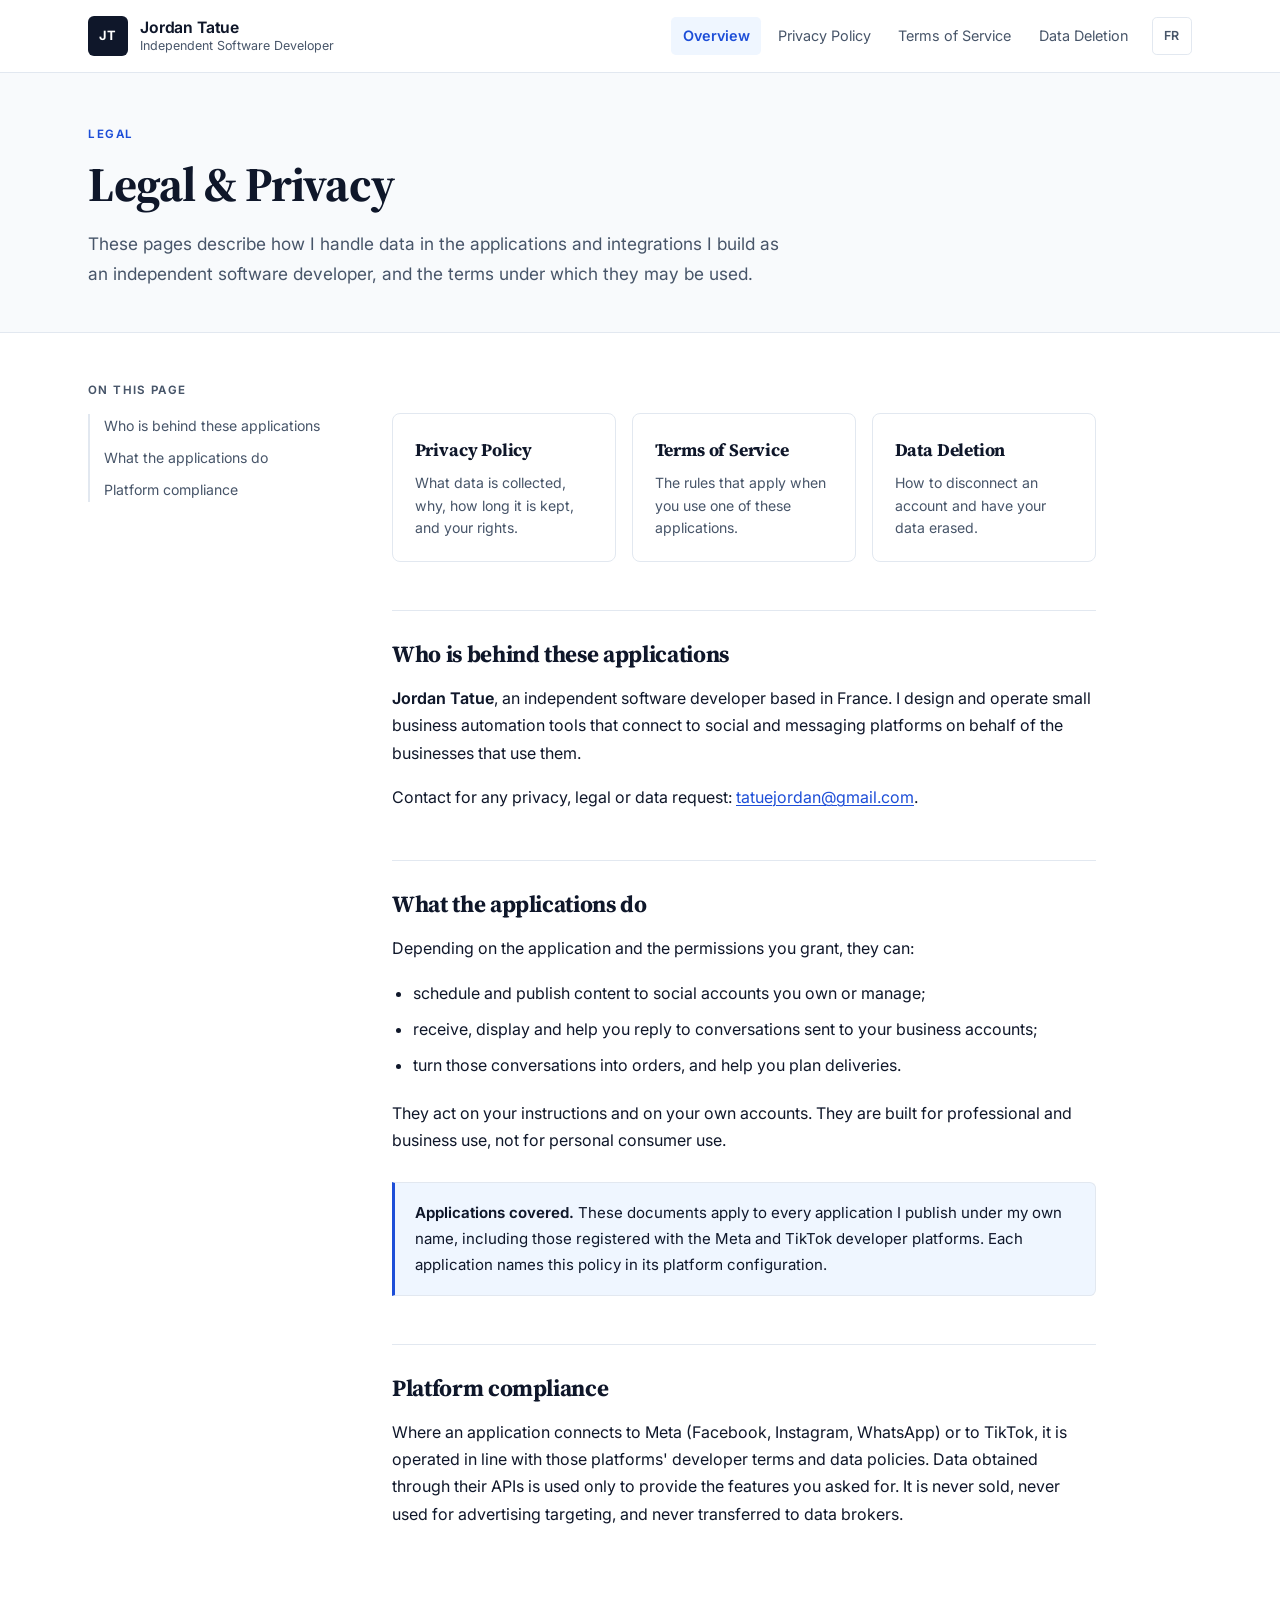
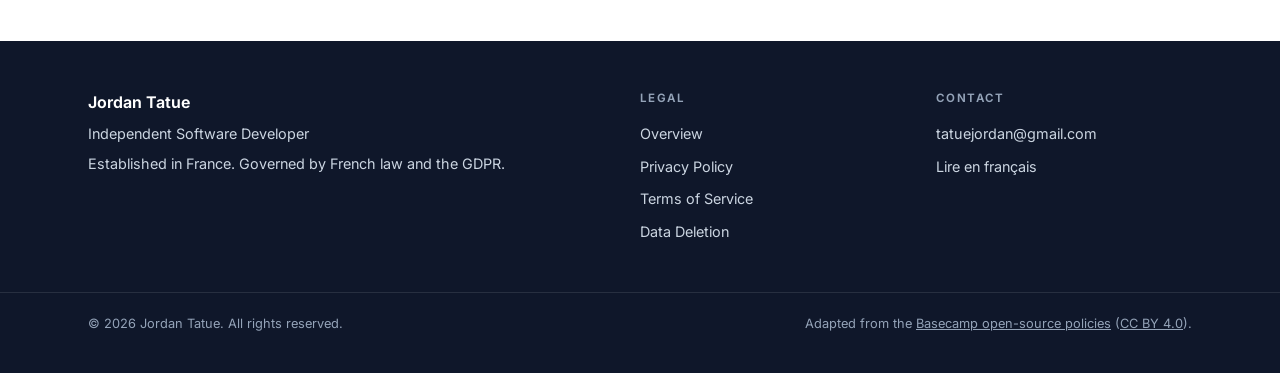
<file: index.html>
<!doctype html>
<html lang="en">
<head>
<meta charset="utf-8">
<meta name="viewport" content="width=device-width, initial-scale=1">
<title>Legal &amp; Privacy — Jordan Tatue</title>
<meta name="description" content="These pages describe how I handle data in the applications and integrations
      I build as an independent software developer, and the terms under which
      they may be used.">
<meta name="robots" content="index, follow">
<meta property="og:title" content="Legal &amp; Privacy — Jordan Tatue">
<meta property="og:type" content="website">
<link rel="alternate" hreflang="fr" href="fr/index.html">
<link rel="preconnect" href="https://fonts.googleapis.com">
<link rel="preconnect" href="https://fonts.gstatic.com" crossorigin>
<link href="https://fonts.googleapis.com/css2?family=Inter:wght@400;500;600;700&family=Source+Serif+4:opsz,wght@8..60,600;8..60,700&display=swap" rel="stylesheet">
<link rel="stylesheet" href="assets/style.css">
</head>
<body>

<a class="skip" href="#content">Skip to content</a>

<header class="masthead">
  <div class="shell masthead-inner">
    <a class="wordmark" href="index.html">
      <span class="wordmark-mark" aria-hidden="true">JT</span>
      <span class="wordmark-text">
        <strong>Jordan Tatue</strong>
        <small>Independent Software Developer</small>
      </span>
    </a>
    <nav class="masthead-nav" aria-label="Legal">
      <a href="index.html" class="is-active">Overview</a><a href="privacy.html">Privacy Policy</a><a href="terms.html">Terms of Service</a><a href="data-deletion.html">Data Deletion</a>
      <a class="lang-switch" href="fr/index.html" hreflang="fr" title="Lire en français">FR</a>
    </nav>
  </div>
</header>

<section class="pagehead">
  <div class="shell">
    <p class="eyebrow">Legal</p>
    <h1>Legal &amp; Privacy</h1>
    <p class="pagehead-sub">These pages describe how I handle data in the applications and integrations
      I build as an independent software developer, and the terms under which
      they may be used.</p>
    
  </div>
</section>

<div class="shell layout">
  <aside class="toc" aria-label="On this page"><div class="toc-inner"><p class="toc-title">On this page</p><ol><li><a href="#who-is-behind-these-applications">Who is behind these applications</a></li><li><a href="#what-the-applications-do">What the applications do</a></li><li><a href="#platform-compliance">Platform compliance</a></li></ol></div></aside>
  <main class="doc" id="content">

    
    

    <div class="cards">
      <a class="card" href="privacy.html">
        <strong>Privacy Policy</strong>
        <span>What data is collected, why, how long it is kept, and your rights.</span>
      </a>
      <a class="card" href="terms.html">
        <strong>Terms of Service</strong>
        <span>The rules that apply when you use one of these applications.</span>
      </a>
      <a class="card" href="data-deletion.html">
        <strong>Data Deletion</strong>
        <span>How to disconnect an account and have your data erased.</span>
      </a>
    </div>

    <h2 id="who-is-behind-these-applications">Who is behind these applications</h2>
    <p>
      <strong>Jordan Tatue</strong>, an independent software developer based in
      France. I design and operate small business automation tools that connect
      to social and messaging platforms on behalf of the businesses that use them.
    </p>
    <p>
      Contact for any privacy, legal or data request:
      <a href="mailto:tatuejordan@gmail.com">tatuejordan@gmail.com</a>.
    </p>

    <h2 id="what-the-applications-do">What the applications do</h2>
    <p>Depending on the application and the permissions you grant, they can:</p>
    <ul>
      <li>schedule and publish content to social accounts you own or manage;</li>
      <li>receive, display and help you reply to conversations sent to your
          business accounts;</li>
      <li>turn those conversations into orders, and help you plan deliveries.</li>
    </ul>
    <p>
      They act on your instructions and on your own accounts. They are built for
      professional and business use, not for personal consumer use.
    </p>

    <div class="note">
      <strong>Applications covered.</strong> These documents apply to every
      application I publish under my own name, including those registered with
      the Meta and TikTok developer platforms. Each application names this policy
      in its platform configuration.
    </div>

    <h2 id="platform-compliance">Platform compliance</h2>
    <p>
      Where an application connects to Meta (Facebook, Instagram, WhatsApp) or to
      TikTok, it is operated in line with those platforms' developer terms and
      data policies. Data obtained through their APIs is used only to provide the
      features you asked for. It is never sold, never used for advertising
      targeting, and never transferred to data brokers.
    </p>
    
  </main>
</div>

<footer class="footer">
  <div class="shell footer-inner">
    <div class="footer-brand">
      <p class="footer-name">Jordan Tatue</p>
      <p>Independent Software Developer</p>
      <p>Established in France. Governed by French law and the GDPR.</p>
    </div>
    <div class="footer-col">
      <p class="footer-head">Legal</p>
      <ul><li><a href="index.html">Overview</a></li><li><a href="privacy.html">Privacy Policy</a></li><li><a href="terms.html">Terms of Service</a></li><li><a href="data-deletion.html">Data Deletion</a></li></ul>
    </div>
    <div class="footer-col">
      <p class="footer-head">Contact</p>
      <ul>
        <li><a href="mailto:tatuejordan@gmail.com">tatuejordan@gmail.com</a></li>
        <li><a href="fr/index.html">Lire en français</a></li>
      </ul>
    </div>
  </div>
  <div class="footer-base">
    <div class="shell footer-base-inner">
      <p>© 2026 Jordan Tatue. All rights reserved.</p>
      <p>Adapted from the <a href="https://github.com/basecamp/policies">Basecamp open-source policies</a> (<a href="https://creativecommons.org/licenses/by/4.0/">CC BY 4.0</a>).</p>
    </div>
  </div>
</footer>

</body>
</html>
</file>
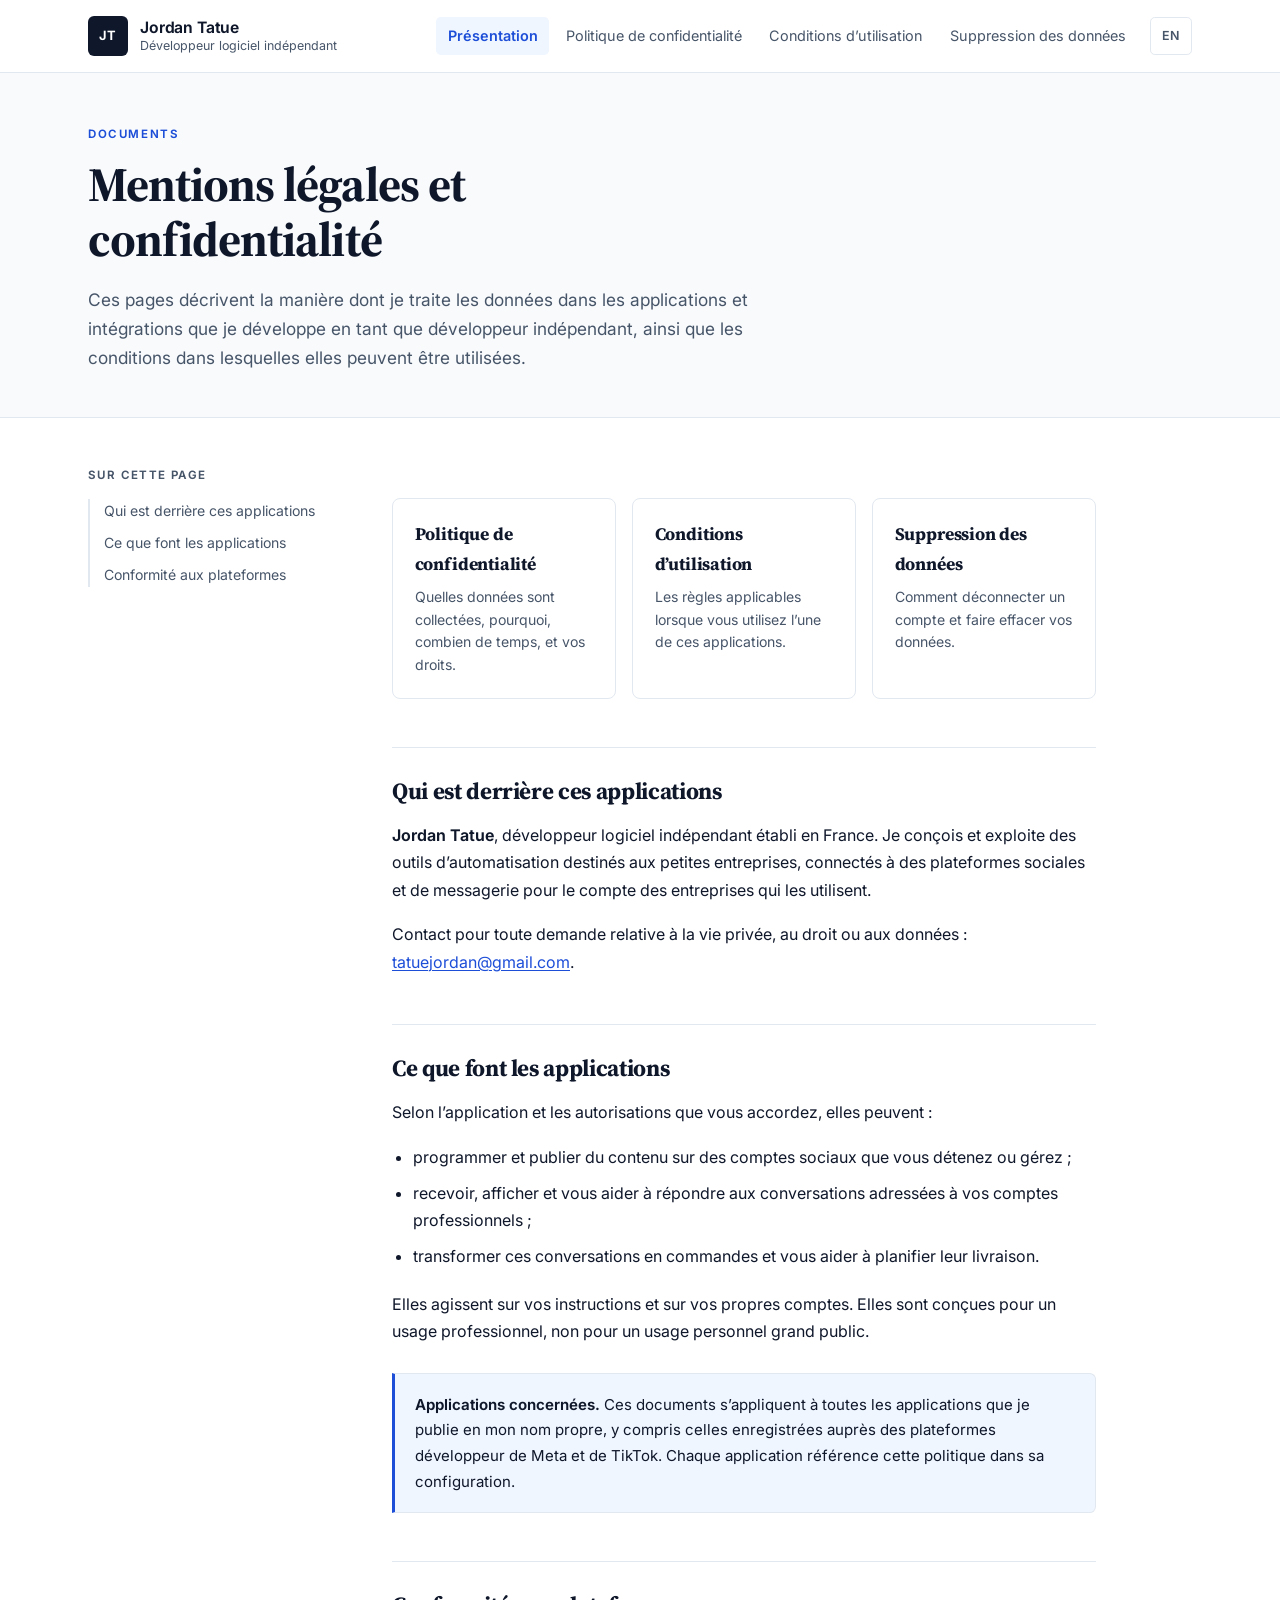
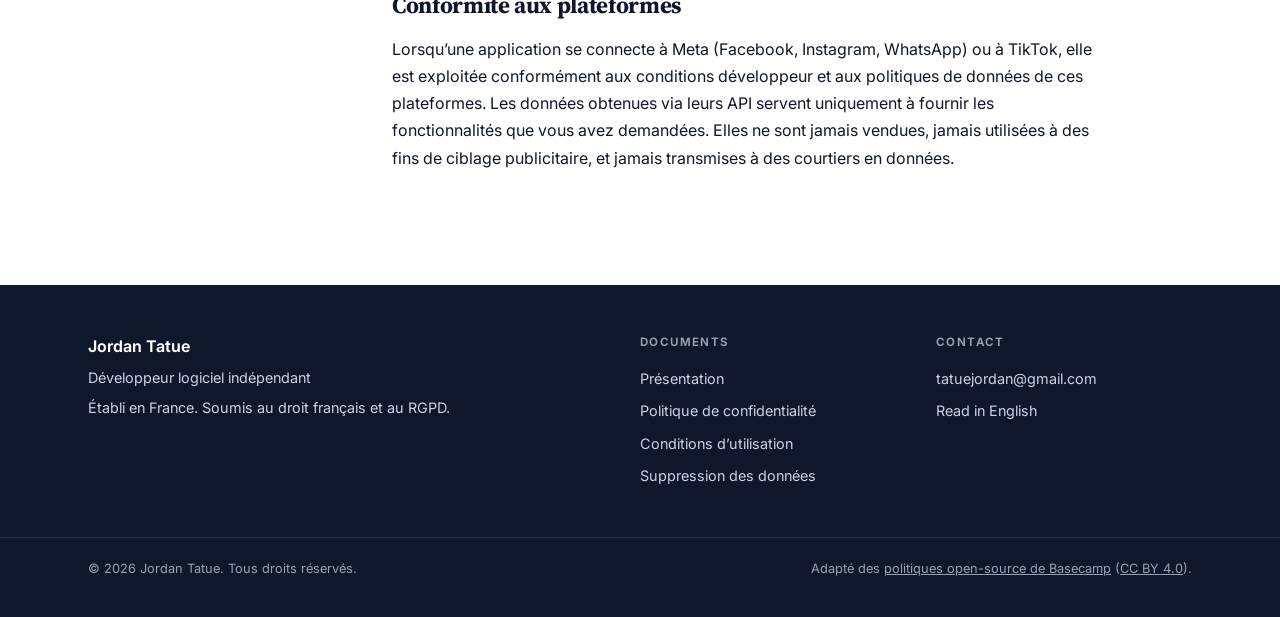
<file: fr/index.html>
<!doctype html>
<html lang="fr">
<head>
<meta charset="utf-8">
<meta name="viewport" content="width=device-width, initial-scale=1">
<title>Mentions légales et confidentialité — Jordan Tatue</title>
<meta name="description" content="Ces pages décrivent la manière dont je traite les données dans les
      applications et intégrations que je développe en tant que développeur
      indépendant, ainsi que les conditions dans lesquelles elles peuvent être
      utilisées.">
<meta name="robots" content="index, follow">
<meta property="og:title" content="Mentions légales et confidentialité — Jordan Tatue">
<meta property="og:type" content="website">
<link rel="alternate" hreflang="en" href="../index.html">
<link rel="preconnect" href="https://fonts.googleapis.com">
<link rel="preconnect" href="https://fonts.gstatic.com" crossorigin>
<link href="https://fonts.googleapis.com/css2?family=Inter:wght@400;500;600;700&family=Source+Serif+4:opsz,wght@8..60,600;8..60,700&display=swap" rel="stylesheet">
<link rel="stylesheet" href="../assets/style.css">
</head>
<body>

<a class="skip" href="#content">Skip to content</a>

<header class="masthead">
  <div class="shell masthead-inner">
    <a class="wordmark" href="index.html">
      <span class="wordmark-mark" aria-hidden="true">JT</span>
      <span class="wordmark-text">
        <strong>Jordan Tatue</strong>
        <small>Développeur logiciel indépendant</small>
      </span>
    </a>
    <nav class="masthead-nav" aria-label="Documents">
      <a href="index.html" class="is-active">Présentation</a><a href="privacy.html">Politique de confidentialité</a><a href="terms.html">Conditions d’utilisation</a><a href="data-deletion.html">Suppression des données</a>
      <a class="lang-switch" href="../index.html" hreflang="en" title="Read in English">EN</a>
    </nav>
  </div>
</header>

<section class="pagehead">
  <div class="shell">
    <p class="eyebrow">Documents</p>
    <h1>Mentions légales et confidentialité</h1>
    <p class="pagehead-sub">Ces pages décrivent la manière dont je traite les données dans les
      applications et intégrations que je développe en tant que développeur
      indépendant, ainsi que les conditions dans lesquelles elles peuvent être
      utilisées.</p>
    
  </div>
</section>

<div class="shell layout">
  <aside class="toc" aria-label="Sur cette page"><div class="toc-inner"><p class="toc-title">Sur cette page</p><ol><li><a href="#qui-est-derrire-ces-applications">Qui est derrière ces applications</a></li><li><a href="#ce-que-font-les-applications">Ce que font les applications</a></li><li><a href="#conformit-aux-plateformes">Conformité aux plateformes</a></li></ol></div></aside>
  <main class="doc" id="content">

    
    

    <div class="cards">
      <a class="card" href="privacy.html">
        <strong>Politique de confidentialité</strong>
        <span>Quelles données sont collectées, pourquoi, combien de temps, et vos droits.</span>
      </a>
      <a class="card" href="terms.html">
        <strong>Conditions d’utilisation</strong>
        <span>Les règles applicables lorsque vous utilisez l’une de ces applications.</span>
      </a>
      <a class="card" href="data-deletion.html">
        <strong>Suppression des données</strong>
        <span>Comment déconnecter un compte et faire effacer vos données.</span>
      </a>
    </div>

    <h2 id="qui-est-derrire-ces-applications">Qui est derrière ces applications</h2>
    <p>
      <strong>Jordan Tatue</strong>, développeur logiciel indépendant établi en
      France. Je conçois et exploite des outils d’automatisation destinés aux
      petites entreprises, connectés à des plateformes sociales et de messagerie
      pour le compte des entreprises qui les utilisent.
    </p>
    <p>
      Contact pour toute demande relative à la vie privée, au droit ou aux
      données : <a href="mailto:tatuejordan@gmail.com">tatuejordan@gmail.com</a>.
    </p>

    <h2 id="ce-que-font-les-applications">Ce que font les applications</h2>
    <p>Selon l’application et les autorisations que vous accordez, elles peuvent :</p>
    <ul>
      <li>programmer et publier du contenu sur des comptes sociaux que vous
          détenez ou gérez ;</li>
      <li>recevoir, afficher et vous aider à répondre aux conversations adressées
          à vos comptes professionnels ;</li>
      <li>transformer ces conversations en commandes et vous aider à planifier
          leur livraison.</li>
    </ul>
    <p>
      Elles agissent sur vos instructions et sur vos propres comptes. Elles sont
      conçues pour un usage professionnel, non pour un usage personnel grand
      public.
    </p>

    <div class="note">
      <strong>Applications concernées.</strong> Ces documents s’appliquent à
      toutes les applications que je publie en mon nom propre, y compris celles
      enregistrées auprès des plateformes développeur de Meta et de TikTok.
      Chaque application référence cette politique dans sa configuration.
    </div>

    <h2 id="conformit-aux-plateformes">Conformité aux plateformes</h2>
    <p>
      Lorsqu’une application se connecte à Meta (Facebook, Instagram, WhatsApp)
      ou à TikTok, elle est exploitée conformément aux conditions développeur et
      aux politiques de données de ces plateformes. Les données obtenues via
      leurs API servent uniquement à fournir les fonctionnalités que vous avez
      demandées. Elles ne sont jamais vendues, jamais utilisées à des fins de
      ciblage publicitaire, et jamais transmises à des courtiers en données.
    </p>
    
  </main>
</div>

<footer class="footer">
  <div class="shell footer-inner">
    <div class="footer-brand">
      <p class="footer-name">Jordan Tatue</p>
      <p>Développeur logiciel indépendant</p>
      <p>Établi en France. Soumis au droit français et au RGPD.</p>
    </div>
    <div class="footer-col">
      <p class="footer-head">Documents</p>
      <ul><li><a href="index.html">Présentation</a></li><li><a href="privacy.html">Politique de confidentialité</a></li><li><a href="terms.html">Conditions d’utilisation</a></li><li><a href="data-deletion.html">Suppression des données</a></li></ul>
    </div>
    <div class="footer-col">
      <p class="footer-head">Contact</p>
      <ul>
        <li><a href="mailto:tatuejordan@gmail.com">tatuejordan@gmail.com</a></li>
        <li><a href="../index.html">Read in English</a></li>
      </ul>
    </div>
  </div>
  <div class="footer-base">
    <div class="shell footer-base-inner">
      <p>© 2026 Jordan Tatue. Tous droits réservés.</p>
      <p>Adapté des <a href="https://github.com/basecamp/policies">politiques open-source de Basecamp</a> (<a href="https://creativecommons.org/licenses/by/4.0/">CC BY 4.0</a>).</p>
    </div>
  </div>
</footer>

</body>
</html>
</file>
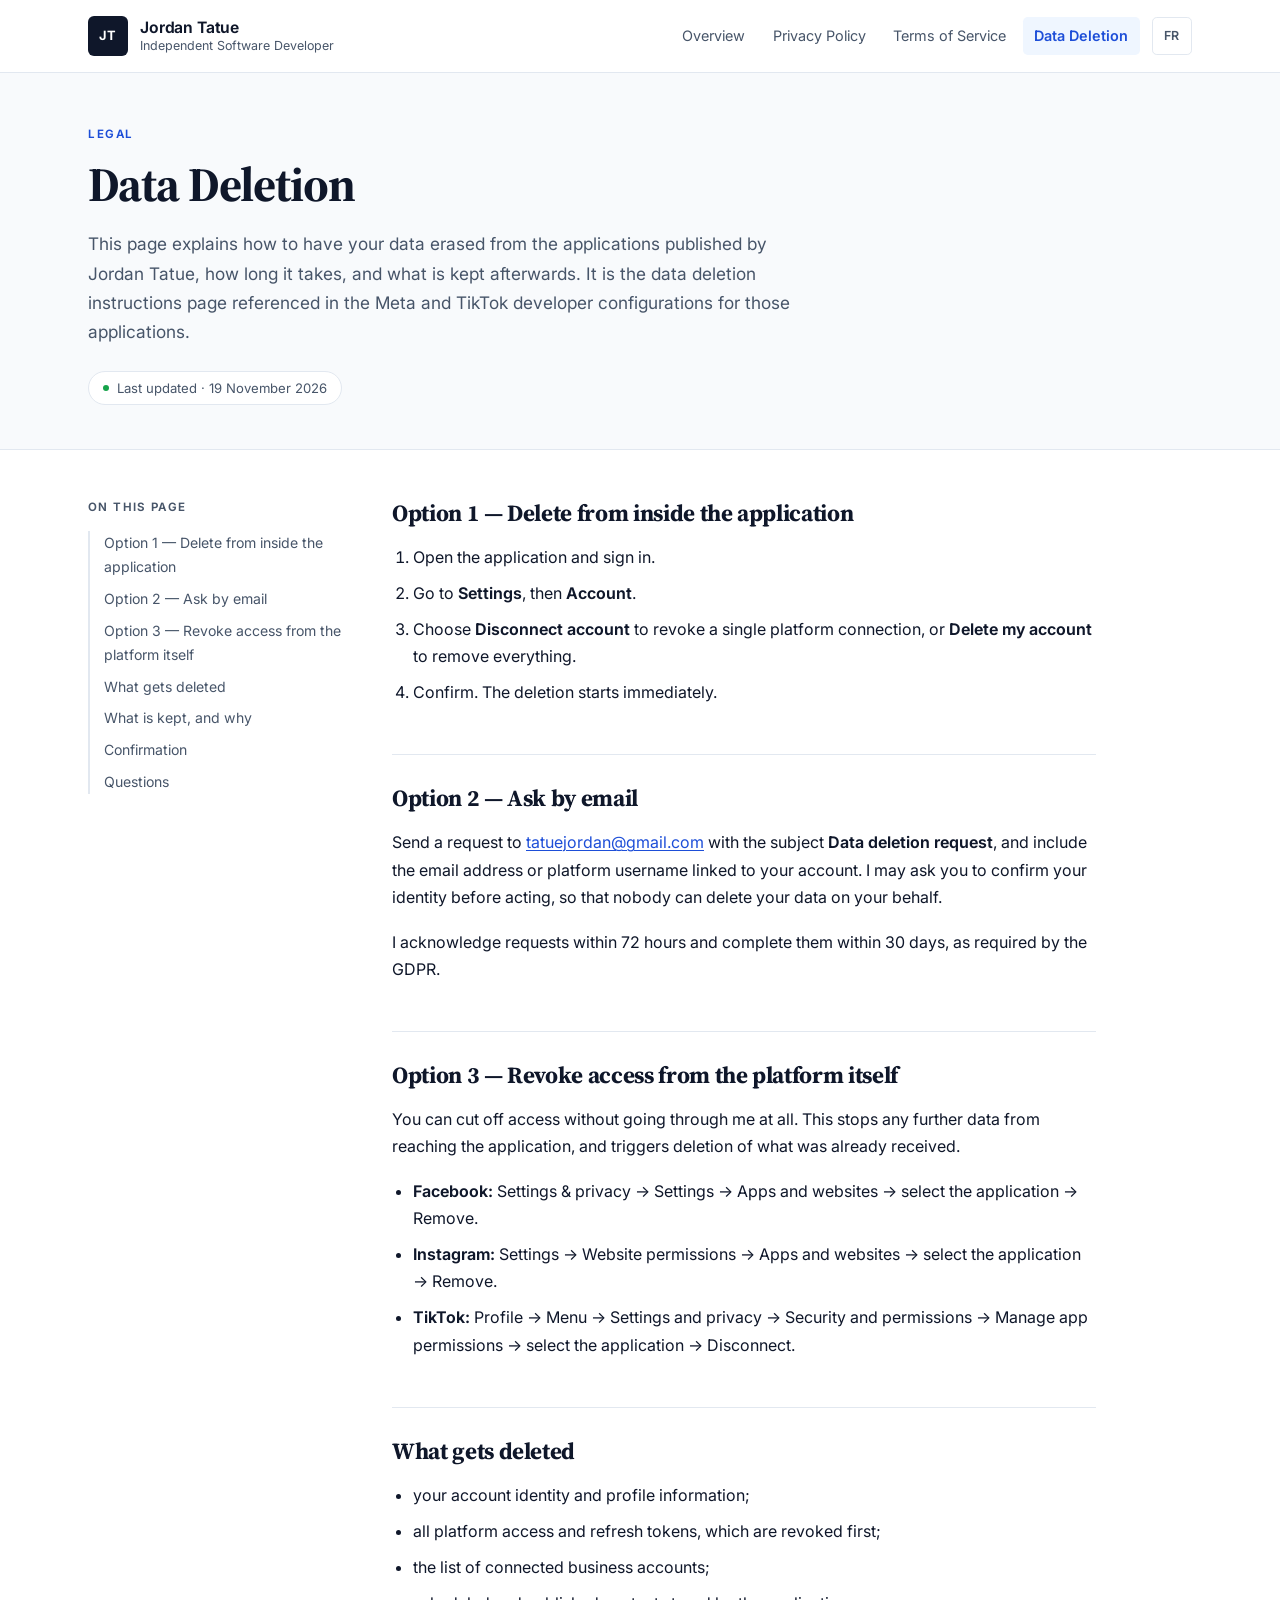
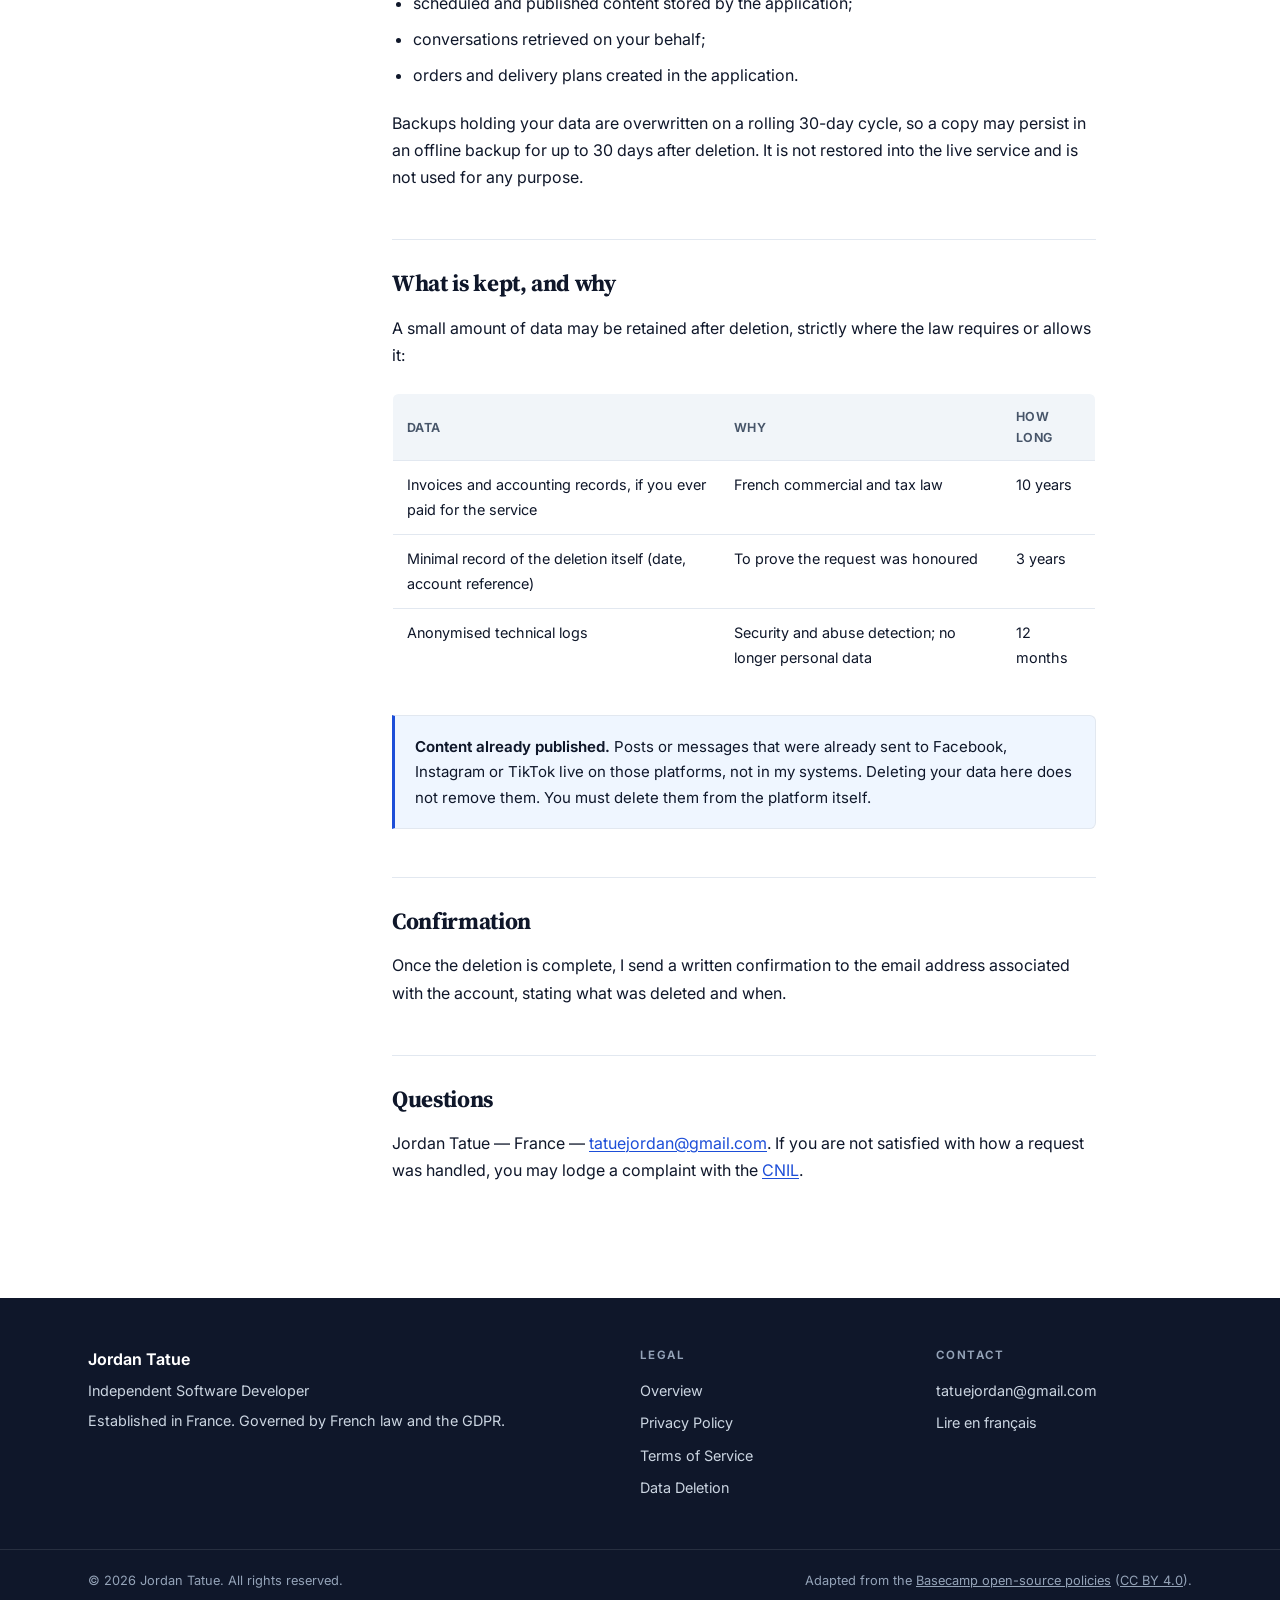
<file: data-deletion.html>
<!doctype html>
<html lang="en">
<head>
<meta charset="utf-8">
<meta name="viewport" content="width=device-width, initial-scale=1">
<title>Data Deletion — Jordan Tatue</title>
<meta name="description" content="This page explains how to have your data erased from the applications
      published by Jordan Tatue, how long it takes, and what is kept afterwards.
      It is the data deletion instructions page referenced in the Meta and TikTok
      developer configurations for those applications.">
<meta name="robots" content="index, follow">
<meta property="og:title" content="Data Deletion — Jordan Tatue">
<meta property="og:type" content="website">
<link rel="alternate" hreflang="fr" href="fr/data-deletion.html">
<link rel="preconnect" href="https://fonts.googleapis.com">
<link rel="preconnect" href="https://fonts.gstatic.com" crossorigin>
<link href="https://fonts.googleapis.com/css2?family=Inter:wght@400;500;600;700&family=Source+Serif+4:opsz,wght@8..60,600;8..60,700&display=swap" rel="stylesheet">
<link rel="stylesheet" href="assets/style.css">
</head>
<body>

<a class="skip" href="#content">Skip to content</a>

<header class="masthead">
  <div class="shell masthead-inner">
    <a class="wordmark" href="index.html">
      <span class="wordmark-mark" aria-hidden="true">JT</span>
      <span class="wordmark-text">
        <strong>Jordan Tatue</strong>
        <small>Independent Software Developer</small>
      </span>
    </a>
    <nav class="masthead-nav" aria-label="Legal">
      <a href="index.html">Overview</a><a href="privacy.html">Privacy Policy</a><a href="terms.html">Terms of Service</a><a href="data-deletion.html" class="is-active">Data Deletion</a>
      <a class="lang-switch" href="fr/data-deletion.html" hreflang="fr" title="Lire en français">FR</a>
    </nav>
  </div>
</header>

<section class="pagehead">
  <div class="shell">
    <p class="eyebrow">Legal</p>
    <h1>Data Deletion</h1>
    <p class="pagehead-sub">This page explains how to have your data erased from the applications
      published by Jordan Tatue, how long it takes, and what is kept afterwards.
      It is the data deletion instructions page referenced in the Meta and TikTok
      developer configurations for those applications.</p>
    <p class="pagehead-meta"><span class="dot" aria-hidden="true"></span>Last updated · 19 November 2026</p>
  </div>
</section>

<div class="shell layout">
  <aside class="toc" aria-label="On this page"><div class="toc-inner"><p class="toc-title">On this page</p><ol><li><a href="#option-1-delete-from-inside-the-application">Option 1 — Delete from inside the application</a></li><li><a href="#option-2-ask-by-email">Option 2 — Ask by email</a></li><li><a href="#option-3-revoke-access-from-the-platform-itself">Option 3 — Revoke access from the platform itself</a></li><li><a href="#what-gets-deleted">What gets deleted</a></li><li><a href="#what-is-kept-and-why">What is kept, and why</a></li><li><a href="#confirmation">Confirmation</a></li><li><a href="#questions">Questions</a></li></ol></div></aside>
  <main class="doc" id="content">

    
    

    

    <h2 id="option-1-delete-from-inside-the-application">Option 1 — Delete from inside the application</h2>
    <ol>
      <li>Open the application and sign in.</li>
      <li>Go to <strong>Settings</strong>, then <strong>Account</strong>.</li>
      <li>Choose <strong>Disconnect account</strong> to revoke a single platform
          connection, or <strong>Delete my account</strong> to remove everything.</li>
      <li>Confirm. The deletion starts immediately.</li>
    </ol>

    <h2 id="option-2-ask-by-email">Option 2 — Ask by email</h2>
    <p>
      Send a request to
      <a href="mailto:tatuejordan@gmail.com?subject=Data%20deletion%20request">tatuejordan@gmail.com</a>
      with the subject <strong>Data deletion request</strong>, and include the
      email address or platform username linked to your account. I may ask you to
      confirm your identity before acting, so that nobody can delete your data on
      your behalf.
    </p>
    <p>
      I acknowledge requests within 72 hours and complete them within 30 days, as
      required by the GDPR.
    </p>

    <h2 id="option-3-revoke-access-from-the-platform-itself">Option 3 — Revoke access from the platform itself</h2>
    <p>
      You can cut off access without going through me at all. This stops any
      further data from reaching the application, and triggers deletion of what
      was already received.
    </p>
    <ul>
      <li>
        <strong>Facebook:</strong> Settings &amp; privacy → Settings → Apps and
        websites → select the application → Remove.
      </li>
      <li>
        <strong>Instagram:</strong> Settings → Website permissions → Apps and
        websites → select the application → Remove.
      </li>
      <li>
        <strong>TikTok:</strong> Profile → Menu → Settings and privacy → Security
        and permissions → Manage app permissions → select the application →
        Disconnect.
      </li>
    </ul>

    <h2 id="what-gets-deleted">What gets deleted</h2>
    <ul>
      <li>your account identity and profile information;</li>
      <li>all platform access and refresh tokens, which are revoked first;</li>
      <li>the list of connected business accounts;</li>
      <li>scheduled and published content stored by the application;</li>
      <li>conversations retrieved on your behalf;</li>
      <li>orders and delivery plans created in the application.</li>
    </ul>
    <p>
      Backups holding your data are overwritten on a rolling 30-day cycle, so a
      copy may persist in an offline backup for up to 30 days after deletion. It
      is not restored into the live service and is not used for any purpose.
    </p>

    <h2 id="what-is-kept-and-why">What is kept, and why</h2>
    <p>
      A small amount of data may be retained after deletion, strictly where the
      law requires or allows it:
    </p>
    <table>
      <thead><tr><th>Data</th><th>Why</th><th>How long</th></tr></thead>
      <tbody>
        <tr>
          <td>Invoices and accounting records, if you ever paid for the service</td>
          <td>French commercial and tax law</td>
          <td>10 years</td>
        </tr>
        <tr>
          <td>Minimal record of the deletion itself (date, account reference)</td>
          <td>To prove the request was honoured</td>
          <td>3 years</td>
        </tr>
        <tr>
          <td>Anonymised technical logs</td>
          <td>Security and abuse detection; no longer personal data</td>
          <td>12 months</td>
        </tr>
      </tbody>
    </table>

    <div class="note">
      <strong>Content already published.</strong> Posts or messages that were
      already sent to Facebook, Instagram or TikTok live on those platforms, not
      in my systems. Deleting your data here does not remove them. You must delete
      them from the platform itself.
    </div>

    <h2 id="confirmation">Confirmation</h2>
    <p>
      Once the deletion is complete, I send a written confirmation to the email
      address associated with the account, stating what was deleted and when.
    </p>

    <h2 id="questions">Questions</h2>
    <p>
      Jordan Tatue — France —
      <a href="mailto:tatuejordan@gmail.com">tatuejordan@gmail.com</a>.
      If you are not satisfied with how a request was handled, you may lodge a
      complaint with the <a href="https://www.cnil.fr/">CNIL</a>.
    </p>
    
  </main>
</div>

<footer class="footer">
  <div class="shell footer-inner">
    <div class="footer-brand">
      <p class="footer-name">Jordan Tatue</p>
      <p>Independent Software Developer</p>
      <p>Established in France. Governed by French law and the GDPR.</p>
    </div>
    <div class="footer-col">
      <p class="footer-head">Legal</p>
      <ul><li><a href="index.html">Overview</a></li><li><a href="privacy.html">Privacy Policy</a></li><li><a href="terms.html">Terms of Service</a></li><li><a href="data-deletion.html">Data Deletion</a></li></ul>
    </div>
    <div class="footer-col">
      <p class="footer-head">Contact</p>
      <ul>
        <li><a href="mailto:tatuejordan@gmail.com">tatuejordan@gmail.com</a></li>
        <li><a href="fr/data-deletion.html">Lire en français</a></li>
      </ul>
    </div>
  </div>
  <div class="footer-base">
    <div class="shell footer-base-inner">
      <p>© 2026 Jordan Tatue. All rights reserved.</p>
      <p>Adapted from the <a href="https://github.com/basecamp/policies">Basecamp open-source policies</a> (<a href="https://creativecommons.org/licenses/by/4.0/">CC BY 4.0</a>).</p>
    </div>
  </div>
</footer>

</body>
</html>
</file>
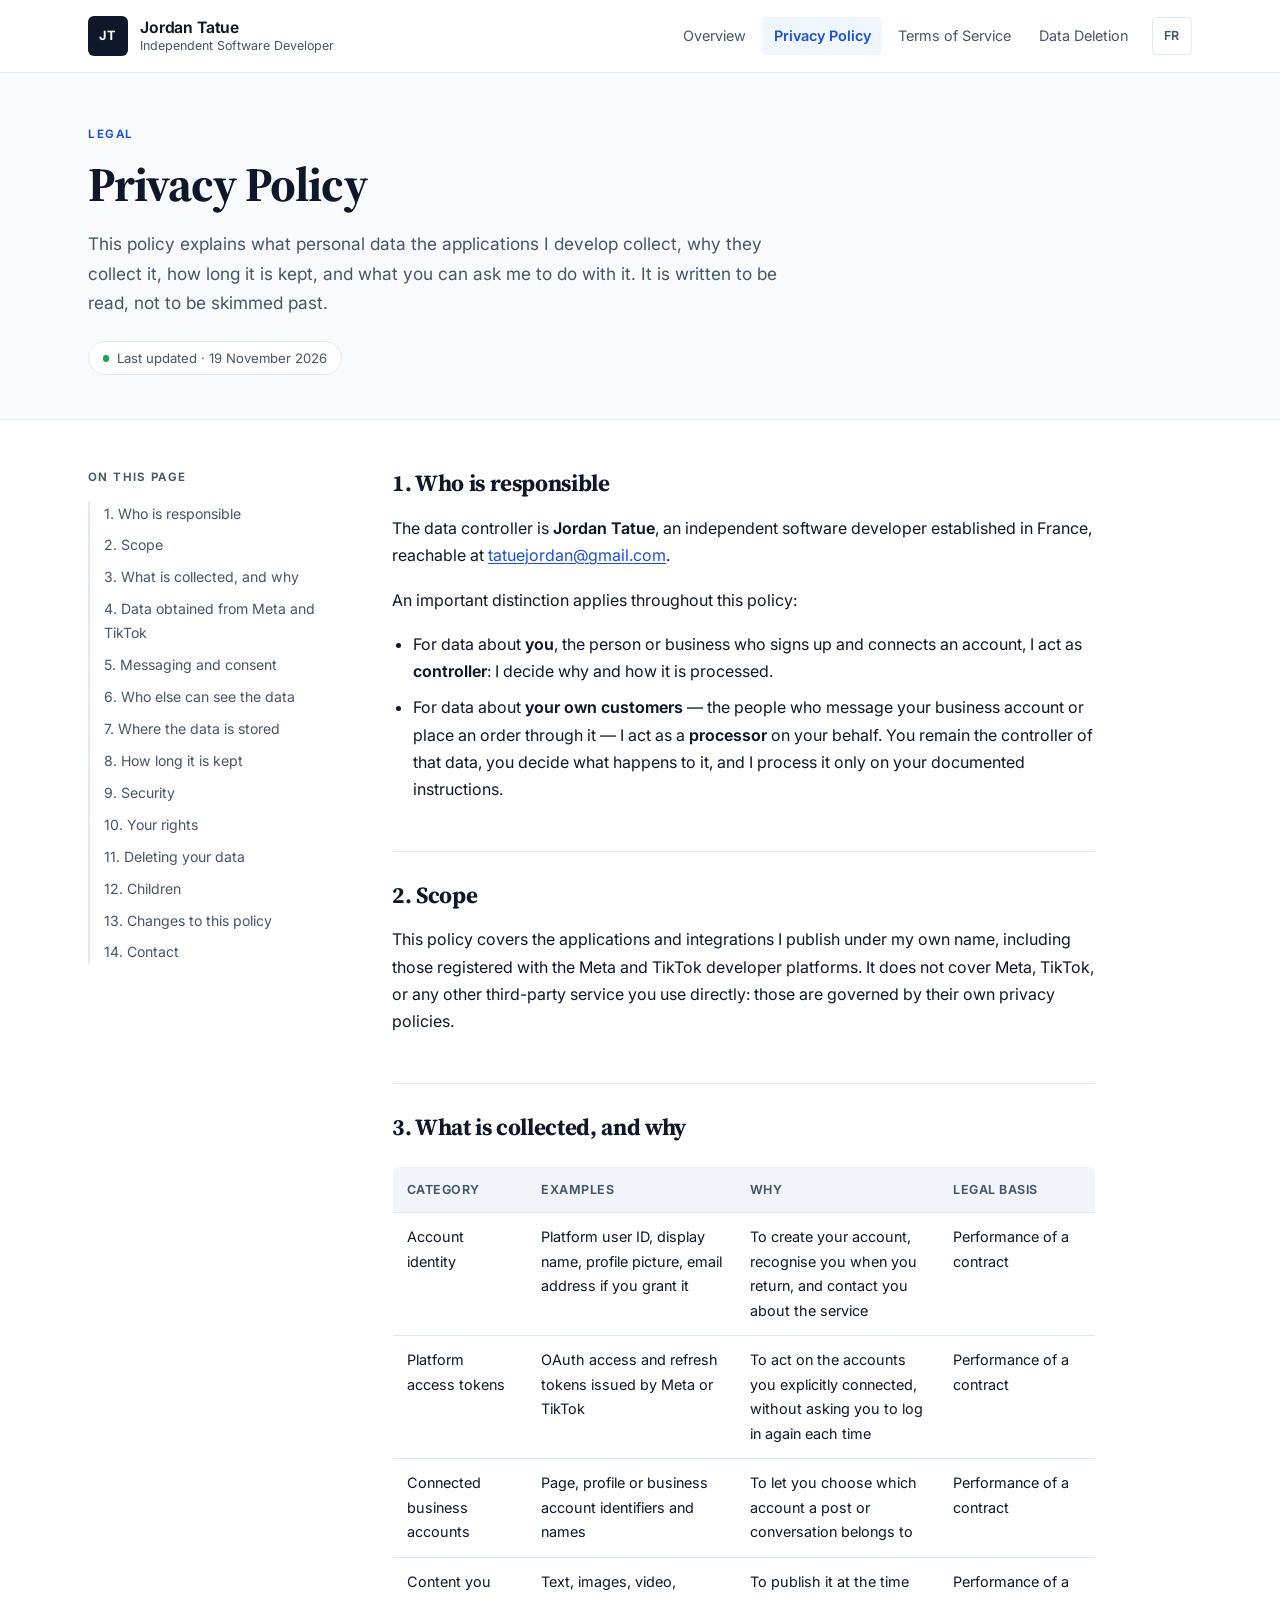
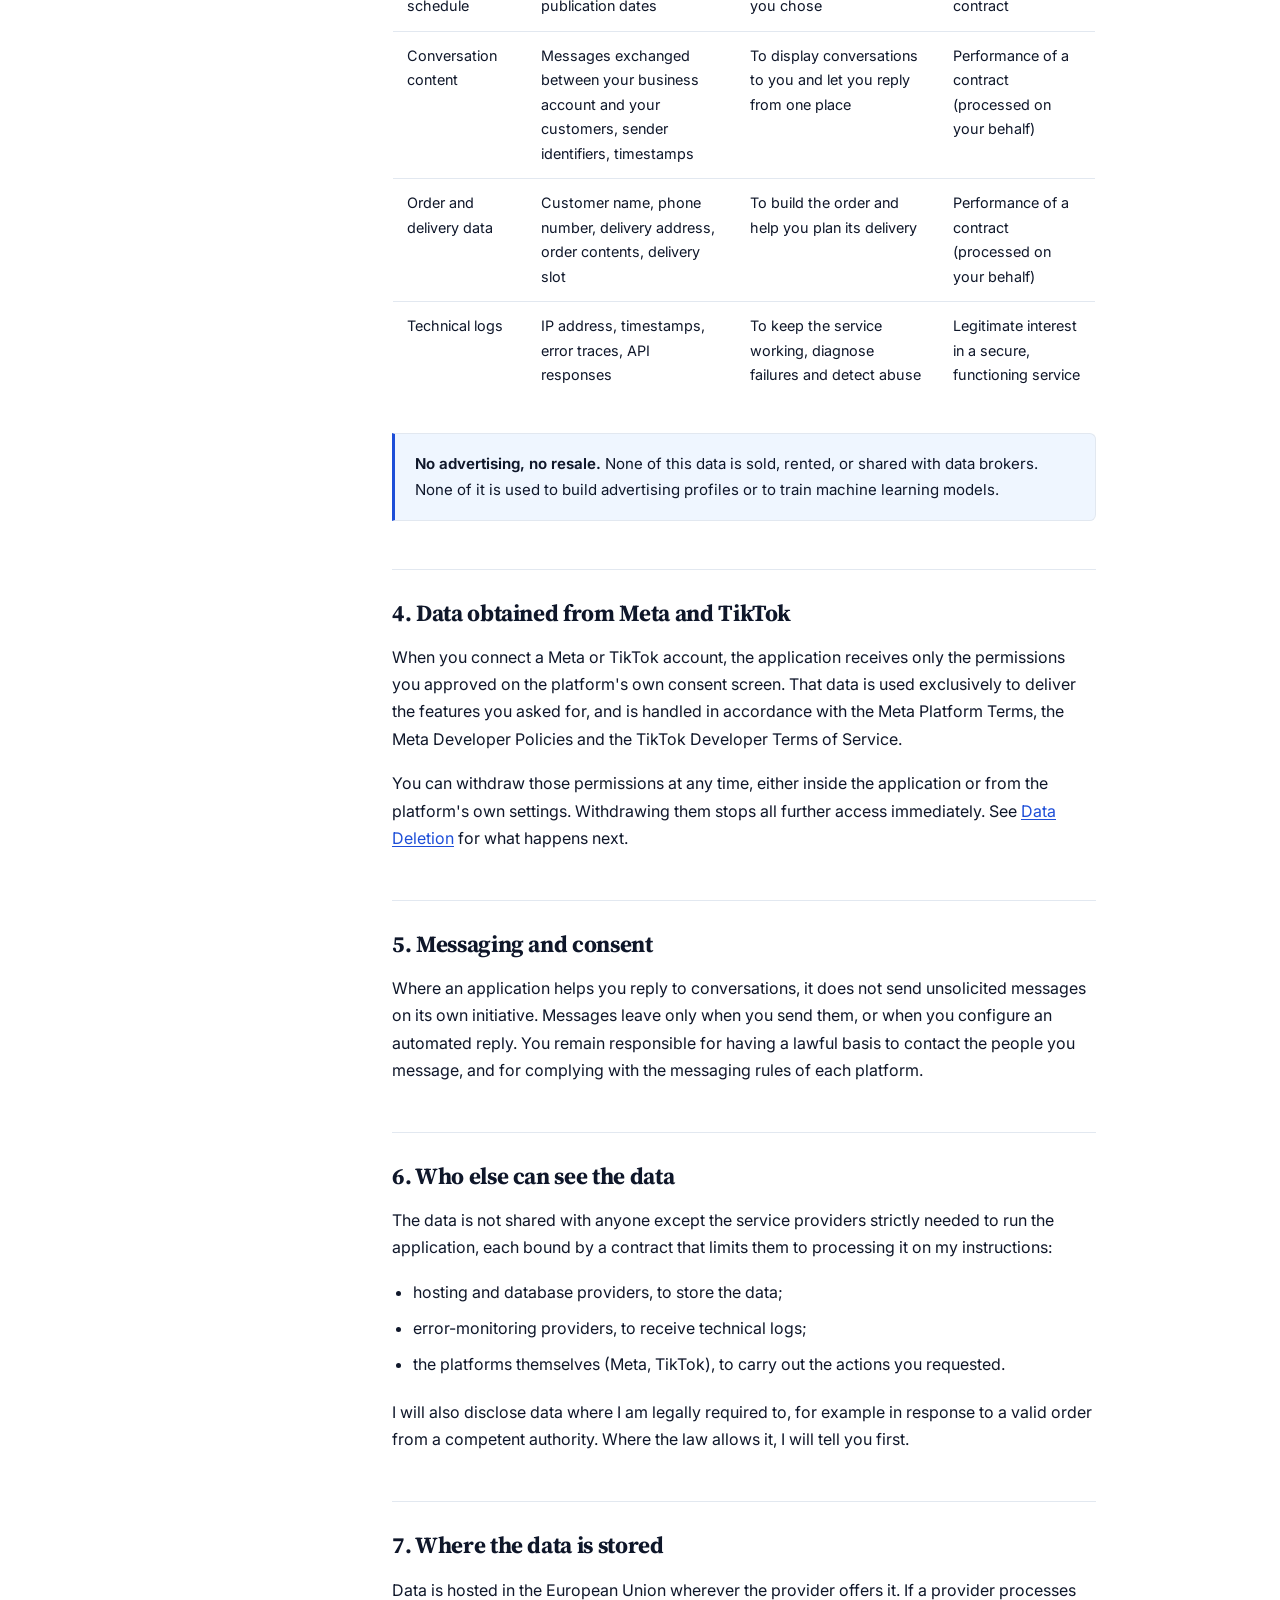
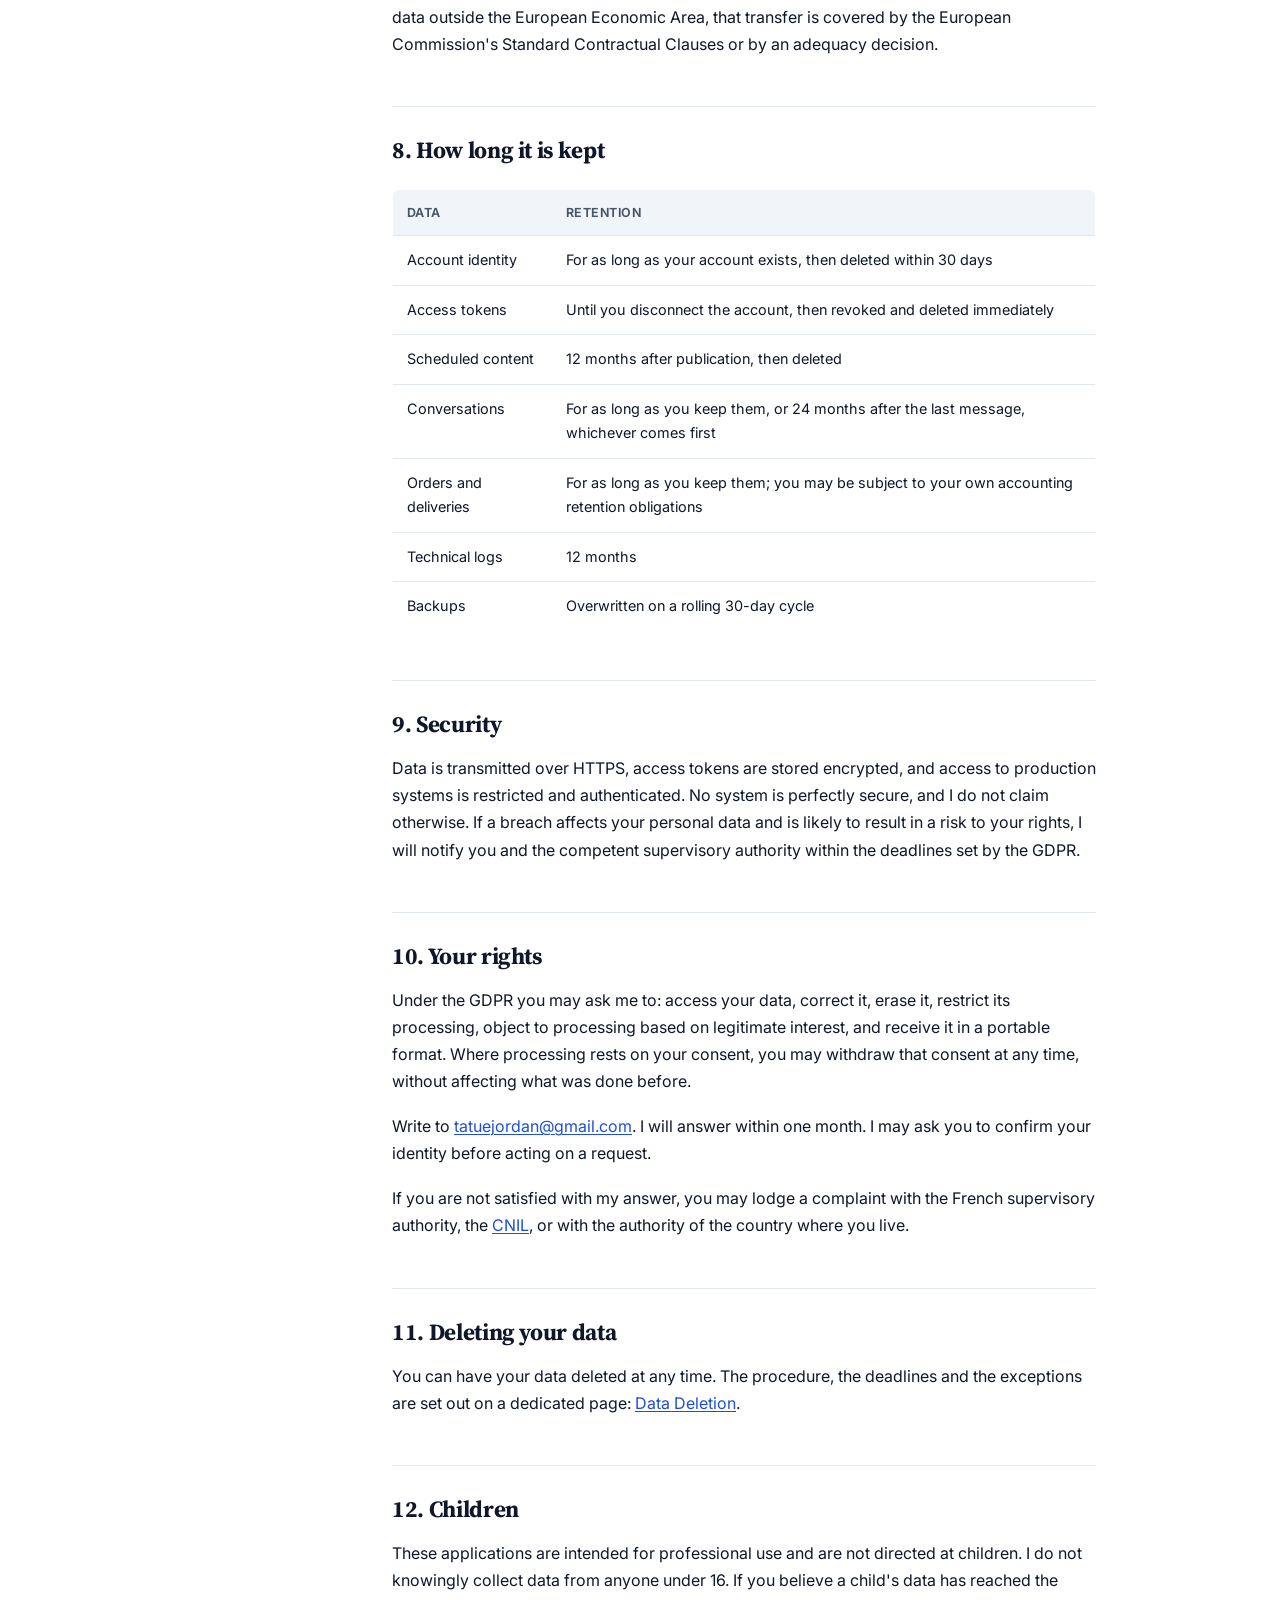
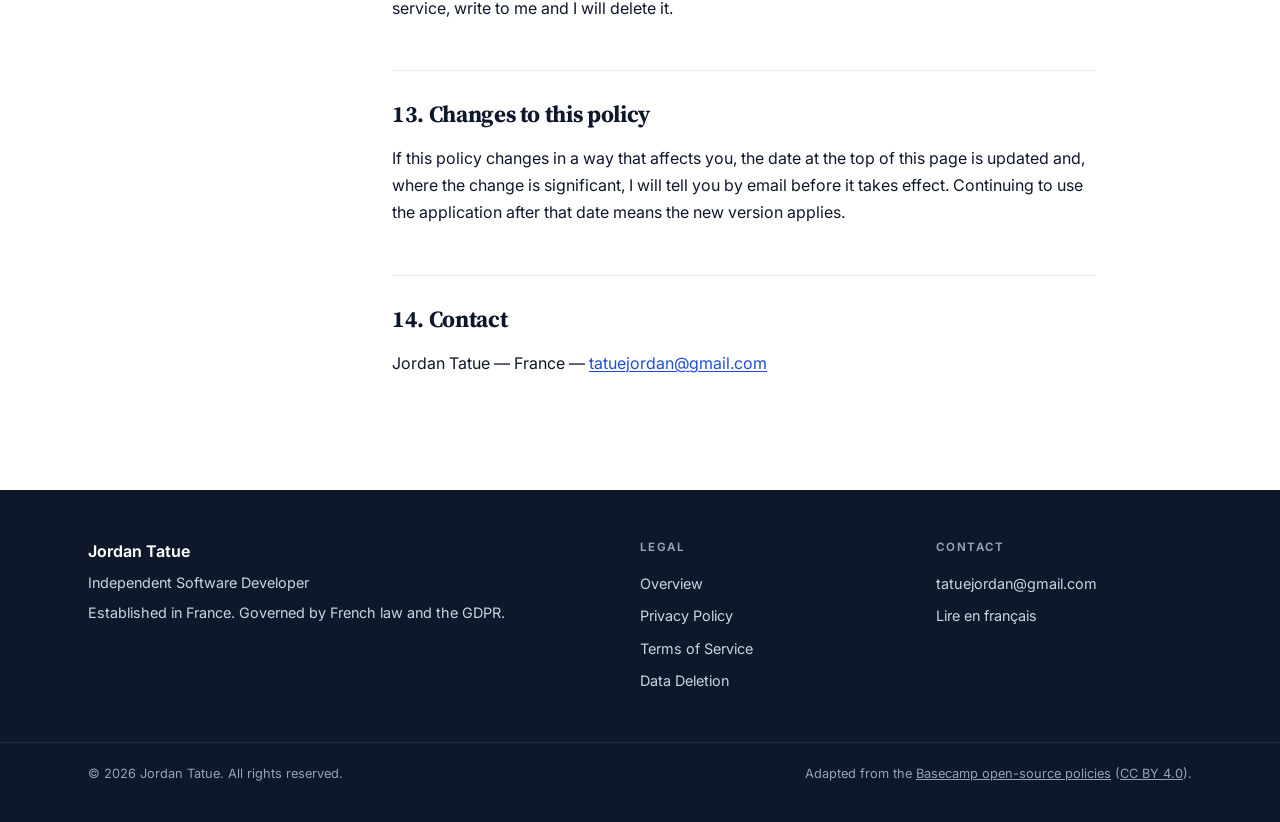
<file: privacy.html>
<!doctype html>
<html lang="en">
<head>
<meta charset="utf-8">
<meta name="viewport" content="width=device-width, initial-scale=1">
<title>Privacy Policy — Jordan Tatue</title>
<meta name="description" content="This policy explains what personal data the applications I develop collect,
      why they collect it, how long it is kept, and what you can ask me to do
      with it. It is written to be read, not to be skimmed past.">
<meta name="robots" content="index, follow">
<meta property="og:title" content="Privacy Policy — Jordan Tatue">
<meta property="og:type" content="website">
<link rel="alternate" hreflang="fr" href="fr/privacy.html">
<link rel="preconnect" href="https://fonts.googleapis.com">
<link rel="preconnect" href="https://fonts.gstatic.com" crossorigin>
<link href="https://fonts.googleapis.com/css2?family=Inter:wght@400;500;600;700&family=Source+Serif+4:opsz,wght@8..60,600;8..60,700&display=swap" rel="stylesheet">
<link rel="stylesheet" href="assets/style.css">
</head>
<body>

<a class="skip" href="#content">Skip to content</a>

<header class="masthead">
  <div class="shell masthead-inner">
    <a class="wordmark" href="index.html">
      <span class="wordmark-mark" aria-hidden="true">JT</span>
      <span class="wordmark-text">
        <strong>Jordan Tatue</strong>
        <small>Independent Software Developer</small>
      </span>
    </a>
    <nav class="masthead-nav" aria-label="Legal">
      <a href="index.html">Overview</a><a href="privacy.html" class="is-active">Privacy Policy</a><a href="terms.html">Terms of Service</a><a href="data-deletion.html">Data Deletion</a>
      <a class="lang-switch" href="fr/privacy.html" hreflang="fr" title="Lire en français">FR</a>
    </nav>
  </div>
</header>

<section class="pagehead">
  <div class="shell">
    <p class="eyebrow">Legal</p>
    <h1>Privacy Policy</h1>
    <p class="pagehead-sub">This policy explains what personal data the applications I develop collect,
      why they collect it, how long it is kept, and what you can ask me to do
      with it. It is written to be read, not to be skimmed past.</p>
    <p class="pagehead-meta"><span class="dot" aria-hidden="true"></span>Last updated · 19 November 2026</p>
  </div>
</section>

<div class="shell layout">
  <aside class="toc" aria-label="On this page"><div class="toc-inner"><p class="toc-title">On this page</p><ol><li><a href="#1-who-is-responsible">1. Who is responsible</a></li><li><a href="#2-scope">2. Scope</a></li><li><a href="#3-what-is-collected-and-why">3. What is collected, and why</a></li><li><a href="#4-data-obtained-from-meta-and-tiktok">4. Data obtained from Meta and TikTok</a></li><li><a href="#5-messaging-and-consent">5. Messaging and consent</a></li><li><a href="#6-who-else-can-see-the-data">6. Who else can see the data</a></li><li><a href="#7-where-the-data-is-stored">7. Where the data is stored</a></li><li><a href="#8-how-long-it-is-kept">8. How long it is kept</a></li><li><a href="#9-security">9. Security</a></li><li><a href="#10-your-rights">10. Your rights</a></li><li><a href="#11-deleting-your-data">11. Deleting your data</a></li><li><a href="#12-children">12. Children</a></li><li><a href="#13-changes-to-this-policy">13. Changes to this policy</a></li><li><a href="#14-contact">14. Contact</a></li></ol></div></aside>
  <main class="doc" id="content">

    
    

    

    <h2 id="1-who-is-responsible">1. Who is responsible</h2>
    <p>
      The data controller is <strong>Jordan Tatue</strong>, an independent
      software developer established in France, reachable at
      <a href="mailto:tatuejordan@gmail.com">tatuejordan@gmail.com</a>.
    </p>
    <p>
      An important distinction applies throughout this policy:
    </p>
    <ul>
      <li>
        For data about <strong>you</strong>, the person or business who signs up
        and connects an account, I act as <strong>controller</strong>: I decide
        why and how it is processed.
      </li>
      <li>
        For data about <strong>your own customers</strong> — the people who message
        your business account or place an order through it — I act as a
        <strong>processor</strong> on your behalf. You remain the controller of
        that data, you decide what happens to it, and I process it only on your
        documented instructions.
      </li>
    </ul>

    <h2 id="2-scope">2. Scope</h2>
    <p>
      This policy covers the applications and integrations I publish under my own
      name, including those registered with the Meta and TikTok developer
      platforms. It does not cover Meta, TikTok, or any other third-party service
      you use directly: those are governed by their own privacy policies.
    </p>

    <h2 id="3-what-is-collected-and-why">3. What is collected, and why</h2>
    <table>
      <thead>
        <tr><th>Category</th><th>Examples</th><th>Why</th><th>Legal basis</th></tr>
      </thead>
      <tbody>
        <tr>
          <td>Account identity</td>
          <td>Platform user ID, display name, profile picture, email address if you grant it</td>
          <td>To create your account, recognise you when you return, and contact you about the service</td>
          <td>Performance of a contract</td>
        </tr>
        <tr>
          <td>Platform access tokens</td>
          <td>OAuth access and refresh tokens issued by Meta or TikTok</td>
          <td>To act on the accounts you explicitly connected, without asking you to log in again each time</td>
          <td>Performance of a contract</td>
        </tr>
        <tr>
          <td>Connected business accounts</td>
          <td>Page, profile or business account identifiers and names</td>
          <td>To let you choose which account a post or conversation belongs to</td>
          <td>Performance of a contract</td>
        </tr>
        <tr>
          <td>Content you schedule</td>
          <td>Text, images, video, publication dates</td>
          <td>To publish it at the time you chose</td>
          <td>Performance of a contract</td>
        </tr>
        <tr>
          <td>Conversation content</td>
          <td>Messages exchanged between your business account and your customers, sender identifiers, timestamps</td>
          <td>To display conversations to you and let you reply from one place</td>
          <td>Performance of a contract (processed on your behalf)</td>
        </tr>
        <tr>
          <td>Order and delivery data</td>
          <td>Customer name, phone number, delivery address, order contents, delivery slot</td>
          <td>To build the order and help you plan its delivery</td>
          <td>Performance of a contract (processed on your behalf)</td>
        </tr>
        <tr>
          <td>Technical logs</td>
          <td>IP address, timestamps, error traces, API responses</td>
          <td>To keep the service working, diagnose failures and detect abuse</td>
          <td>Legitimate interest in a secure, functioning service</td>
        </tr>
      </tbody>
    </table>

    <div class="note">
      <strong>No advertising, no resale.</strong> None of this data is sold,
      rented, or shared with data brokers. None of it is used to build
      advertising profiles or to train machine learning models.
    </div>

    <h2 id="4-data-obtained-from-meta-and-tiktok">4. Data obtained from Meta and TikTok</h2>
    <p>
      When you connect a Meta or TikTok account, the application receives only the
      permissions you approved on the platform's own consent screen. That data is
      used exclusively to deliver the features you asked for, and is handled in
      accordance with the Meta Platform Terms, the Meta Developer Policies and the
      TikTok Developer Terms of Service.
    </p>
    <p>
      You can withdraw those permissions at any time, either inside the
      application or from the platform's own settings. Withdrawing them stops all
      further access immediately. See
      <a href="data-deletion.html">Data Deletion</a> for what happens next.
    </p>

    <h2 id="5-messaging-and-consent">5. Messaging and consent</h2>
    <p>
      Where an application helps you reply to conversations, it does not send
      unsolicited messages on its own initiative. Messages leave only when you
      send them, or when you configure an automated reply. You remain responsible
      for having a lawful basis to contact the people you message, and for
      complying with the messaging rules of each platform.
    </p>

    <h2 id="6-who-else-can-see-the-data">6. Who else can see the data</h2>
    <p>
      The data is not shared with anyone except the service providers strictly
      needed to run the application, each bound by a contract that limits them to
      processing it on my instructions:
    </p>
    <ul>
      <li>hosting and database providers, to store the data;</li>
      <li>error-monitoring providers, to receive technical logs;</li>
      <li>the platforms themselves (Meta, TikTok), to carry out the actions you requested.</li>
    </ul>
    <p>
      I will also disclose data where I am legally required to, for example in
      response to a valid order from a competent authority. Where the law allows
      it, I will tell you first.
    </p>

    <h2 id="7-where-the-data-is-stored">7. Where the data is stored</h2>
    <p>
      Data is hosted in the European Union wherever the provider offers it. If a
      provider processes data outside the European Economic Area, that transfer is
      covered by the European Commission's Standard Contractual Clauses or by an
      adequacy decision.
    </p>

    <h2 id="8-how-long-it-is-kept">8. How long it is kept</h2>
    <table>
      <thead><tr><th>Data</th><th>Retention</th></tr></thead>
      <tbody>
        <tr><td>Account identity</td><td>For as long as your account exists, then deleted within 30 days</td></tr>
        <tr><td>Access tokens</td><td>Until you disconnect the account, then revoked and deleted immediately</td></tr>
        <tr><td>Scheduled content</td><td>12 months after publication, then deleted</td></tr>
        <tr><td>Conversations</td><td>For as long as you keep them, or 24 months after the last message, whichever comes first</td></tr>
        <tr><td>Orders and deliveries</td><td>For as long as you keep them; you may be subject to your own accounting retention obligations</td></tr>
        <tr><td>Technical logs</td><td>12 months</td></tr>
        <tr><td>Backups</td><td>Overwritten on a rolling 30-day cycle</td></tr>
      </tbody>
    </table>

    <h2 id="9-security">9. Security</h2>
    <p>
      Data is transmitted over HTTPS, access tokens are stored encrypted, and
      access to production systems is restricted and authenticated. No system is
      perfectly secure, and I do not claim otherwise. If a breach affects your
      personal data and is likely to result in a risk to your rights, I will
      notify you and the competent supervisory authority within the deadlines set
      by the GDPR.
    </p>

    <h2 id="10-your-rights">10. Your rights</h2>
    <p>
      Under the GDPR you may ask me to: access your data, correct it, erase it,
      restrict its processing, object to processing based on legitimate interest,
      and receive it in a portable format. Where processing rests on your consent,
      you may withdraw that consent at any time, without affecting what was done
      before.
    </p>
    <p>
      Write to <a href="mailto:tatuejordan@gmail.com">tatuejordan@gmail.com</a>.
      I will answer within one month. I may ask you to confirm your identity
      before acting on a request.
    </p>
    <p>
      If you are not satisfied with my answer, you may lodge a complaint with the
      French supervisory authority, the
      <a href="https://www.cnil.fr/">CNIL</a>, or with the authority of the
      country where you live.
    </p>

    <h2 id="11-deleting-your-data">11. Deleting your data</h2>
    <p>
      You can have your data deleted at any time. The procedure, the deadlines and
      the exceptions are set out on a dedicated page:
      <a href="data-deletion.html">Data Deletion</a>.
    </p>

    <h2 id="12-children">12. Children</h2>
    <p>
      These applications are intended for professional use and are not directed at
      children. I do not knowingly collect data from anyone under 16. If you
      believe a child's data has reached the service, write to me and I will
      delete it.
    </p>

    <h2 id="13-changes-to-this-policy">13. Changes to this policy</h2>
    <p>
      If this policy changes in a way that affects you, the date at the top of
      this page is updated and, where the change is significant, I will tell you
      by email before it takes effect. Continuing to use the application after
      that date means the new version applies.
    </p>

    <h2 id="14-contact">14. Contact</h2>
    <p>
      Jordan Tatue — France —
      <a href="mailto:tatuejordan@gmail.com">tatuejordan@gmail.com</a>
    </p>
    
  </main>
</div>

<footer class="footer">
  <div class="shell footer-inner">
    <div class="footer-brand">
      <p class="footer-name">Jordan Tatue</p>
      <p>Independent Software Developer</p>
      <p>Established in France. Governed by French law and the GDPR.</p>
    </div>
    <div class="footer-col">
      <p class="footer-head">Legal</p>
      <ul><li><a href="index.html">Overview</a></li><li><a href="privacy.html">Privacy Policy</a></li><li><a href="terms.html">Terms of Service</a></li><li><a href="data-deletion.html">Data Deletion</a></li></ul>
    </div>
    <div class="footer-col">
      <p class="footer-head">Contact</p>
      <ul>
        <li><a href="mailto:tatuejordan@gmail.com">tatuejordan@gmail.com</a></li>
        <li><a href="fr/privacy.html">Lire en français</a></li>
      </ul>
    </div>
  </div>
  <div class="footer-base">
    <div class="shell footer-base-inner">
      <p>© 2026 Jordan Tatue. All rights reserved.</p>
      <p>Adapted from the <a href="https://github.com/basecamp/policies">Basecamp open-source policies</a> (<a href="https://creativecommons.org/licenses/by/4.0/">CC BY 4.0</a>).</p>
    </div>
  </div>
</footer>

</body>
</html>
</file>
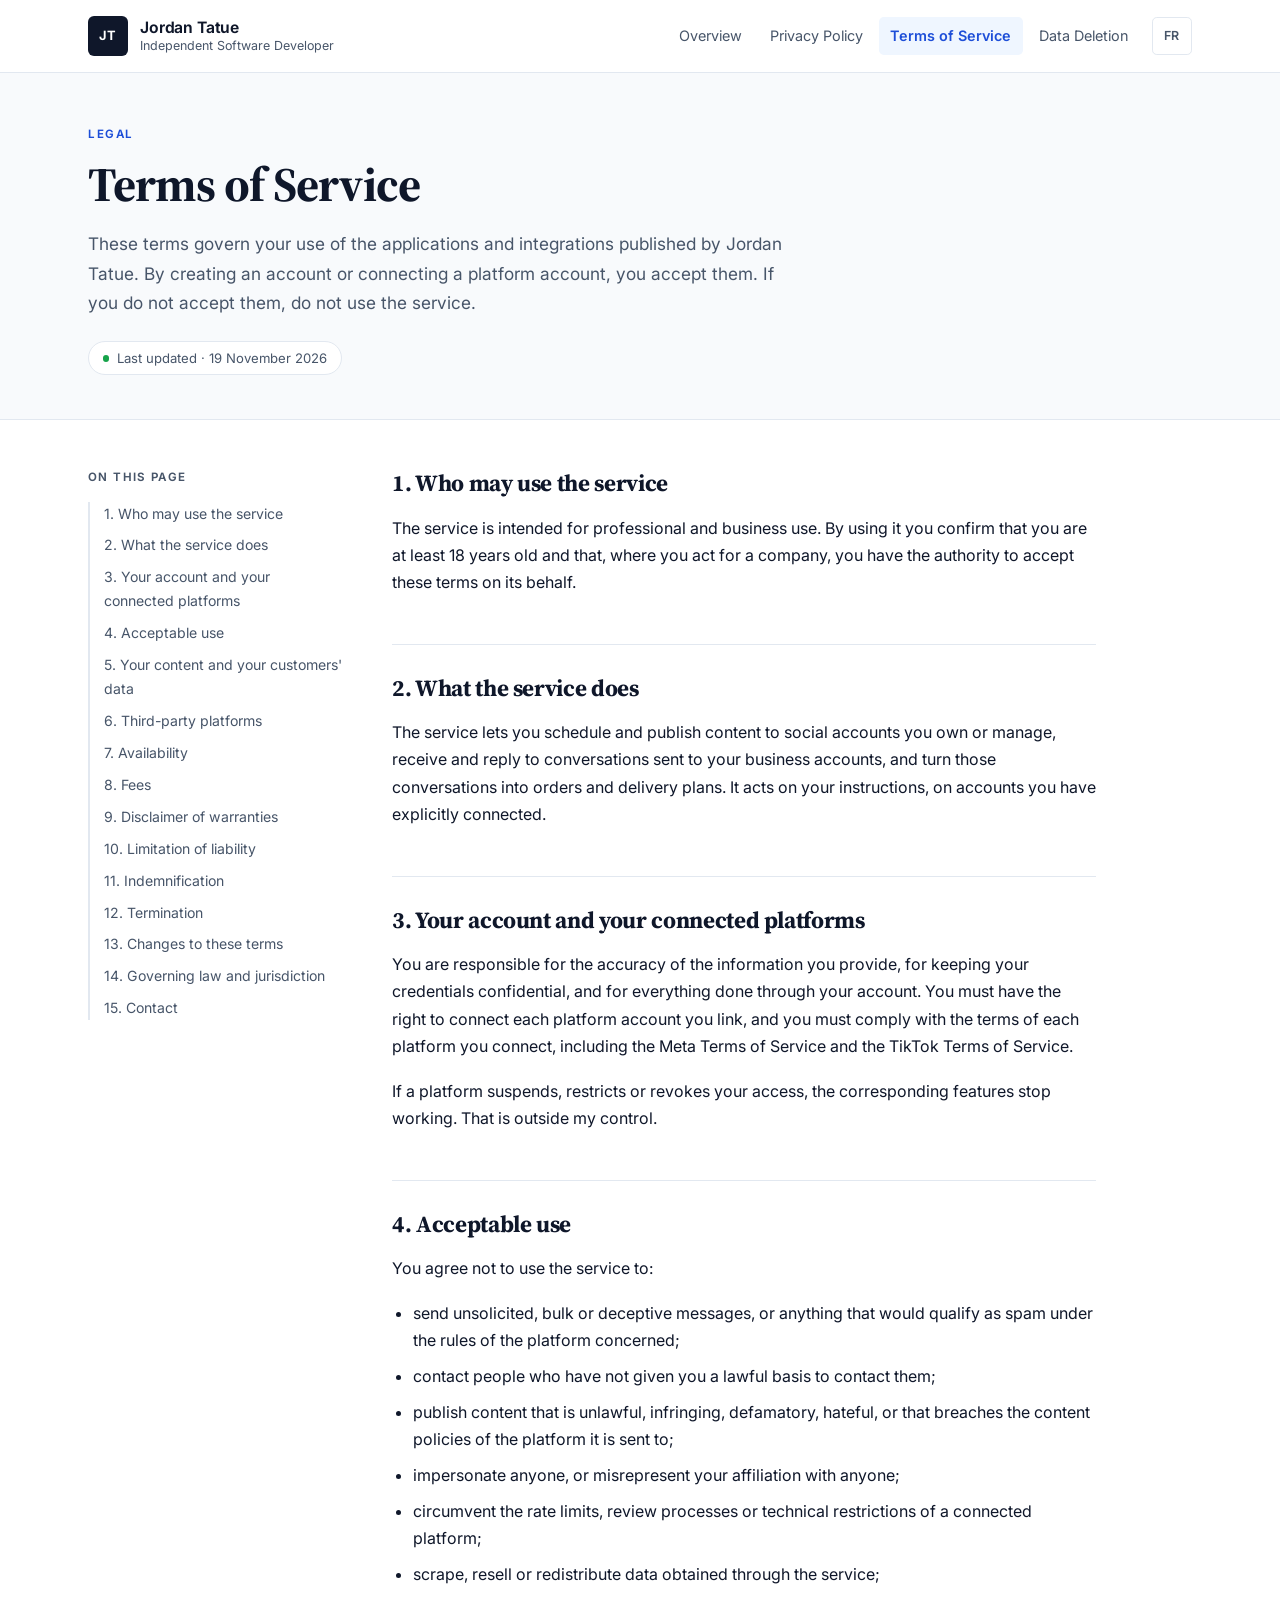
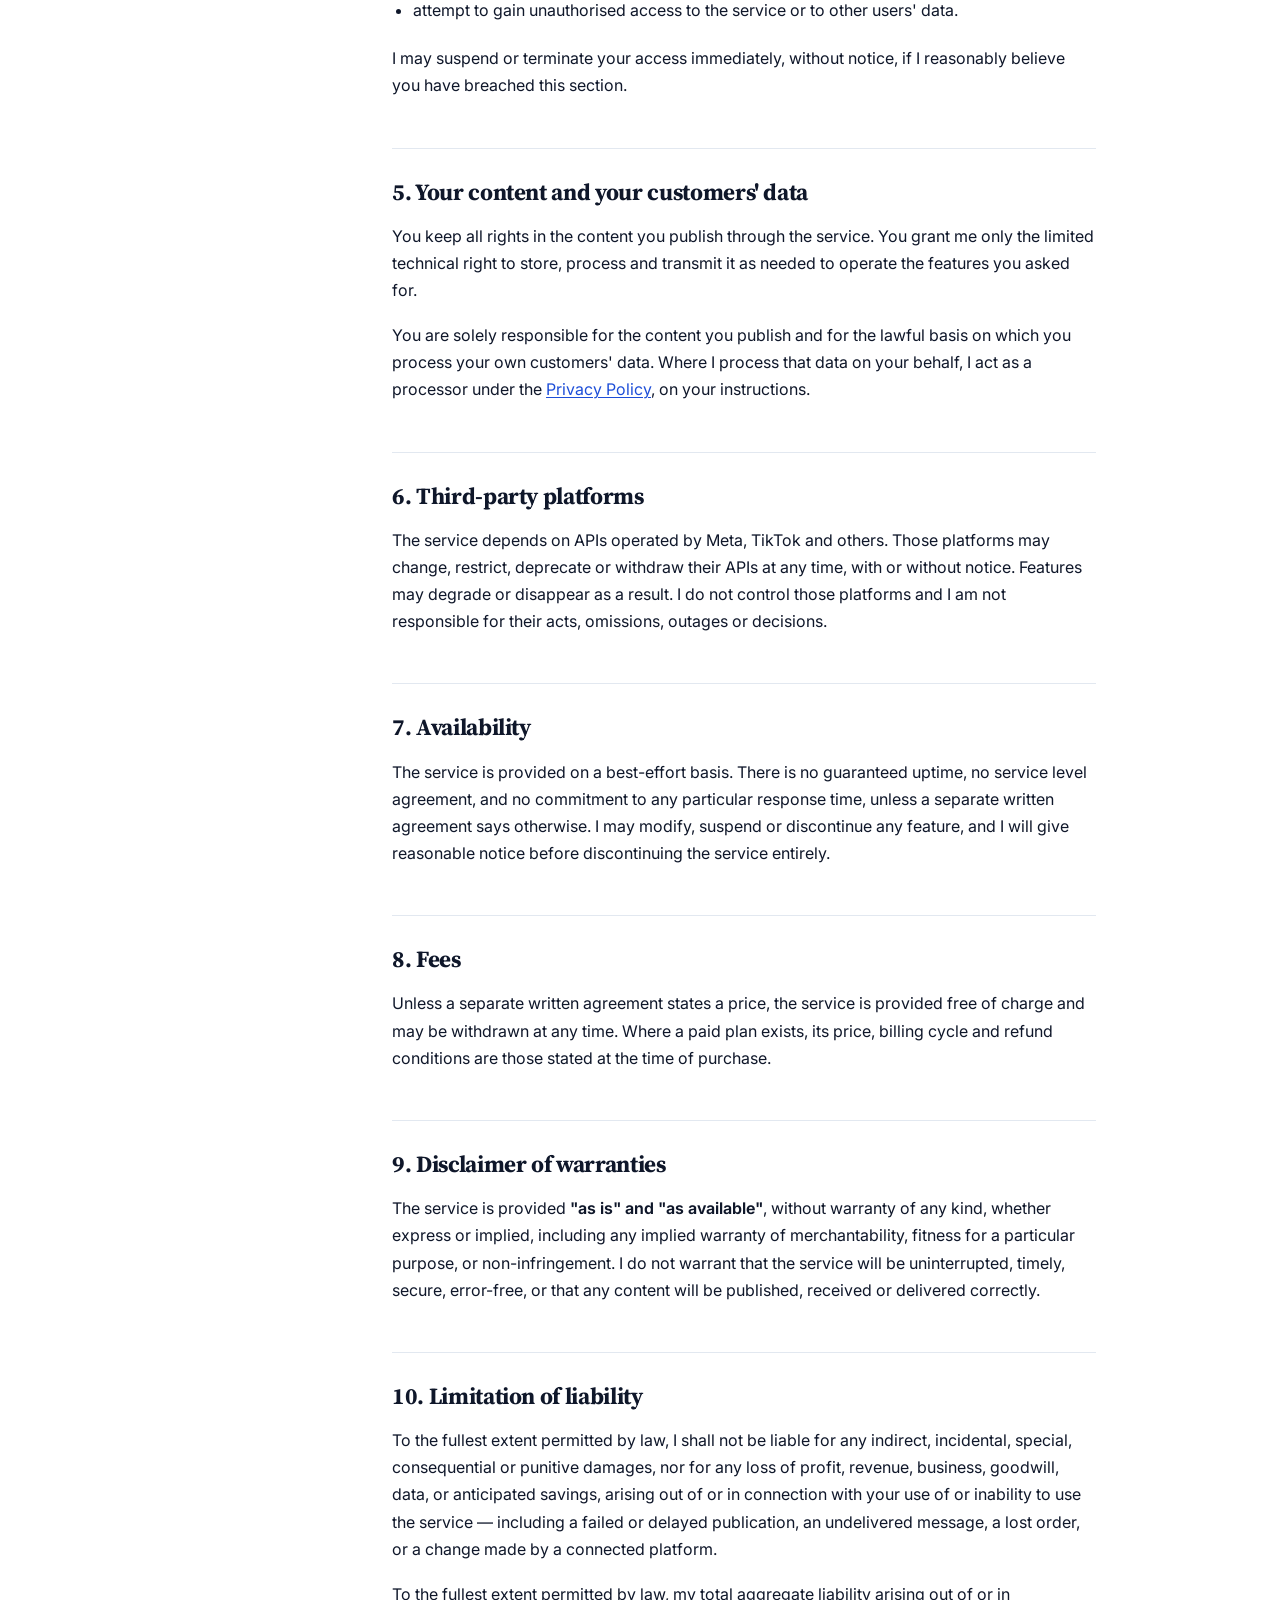
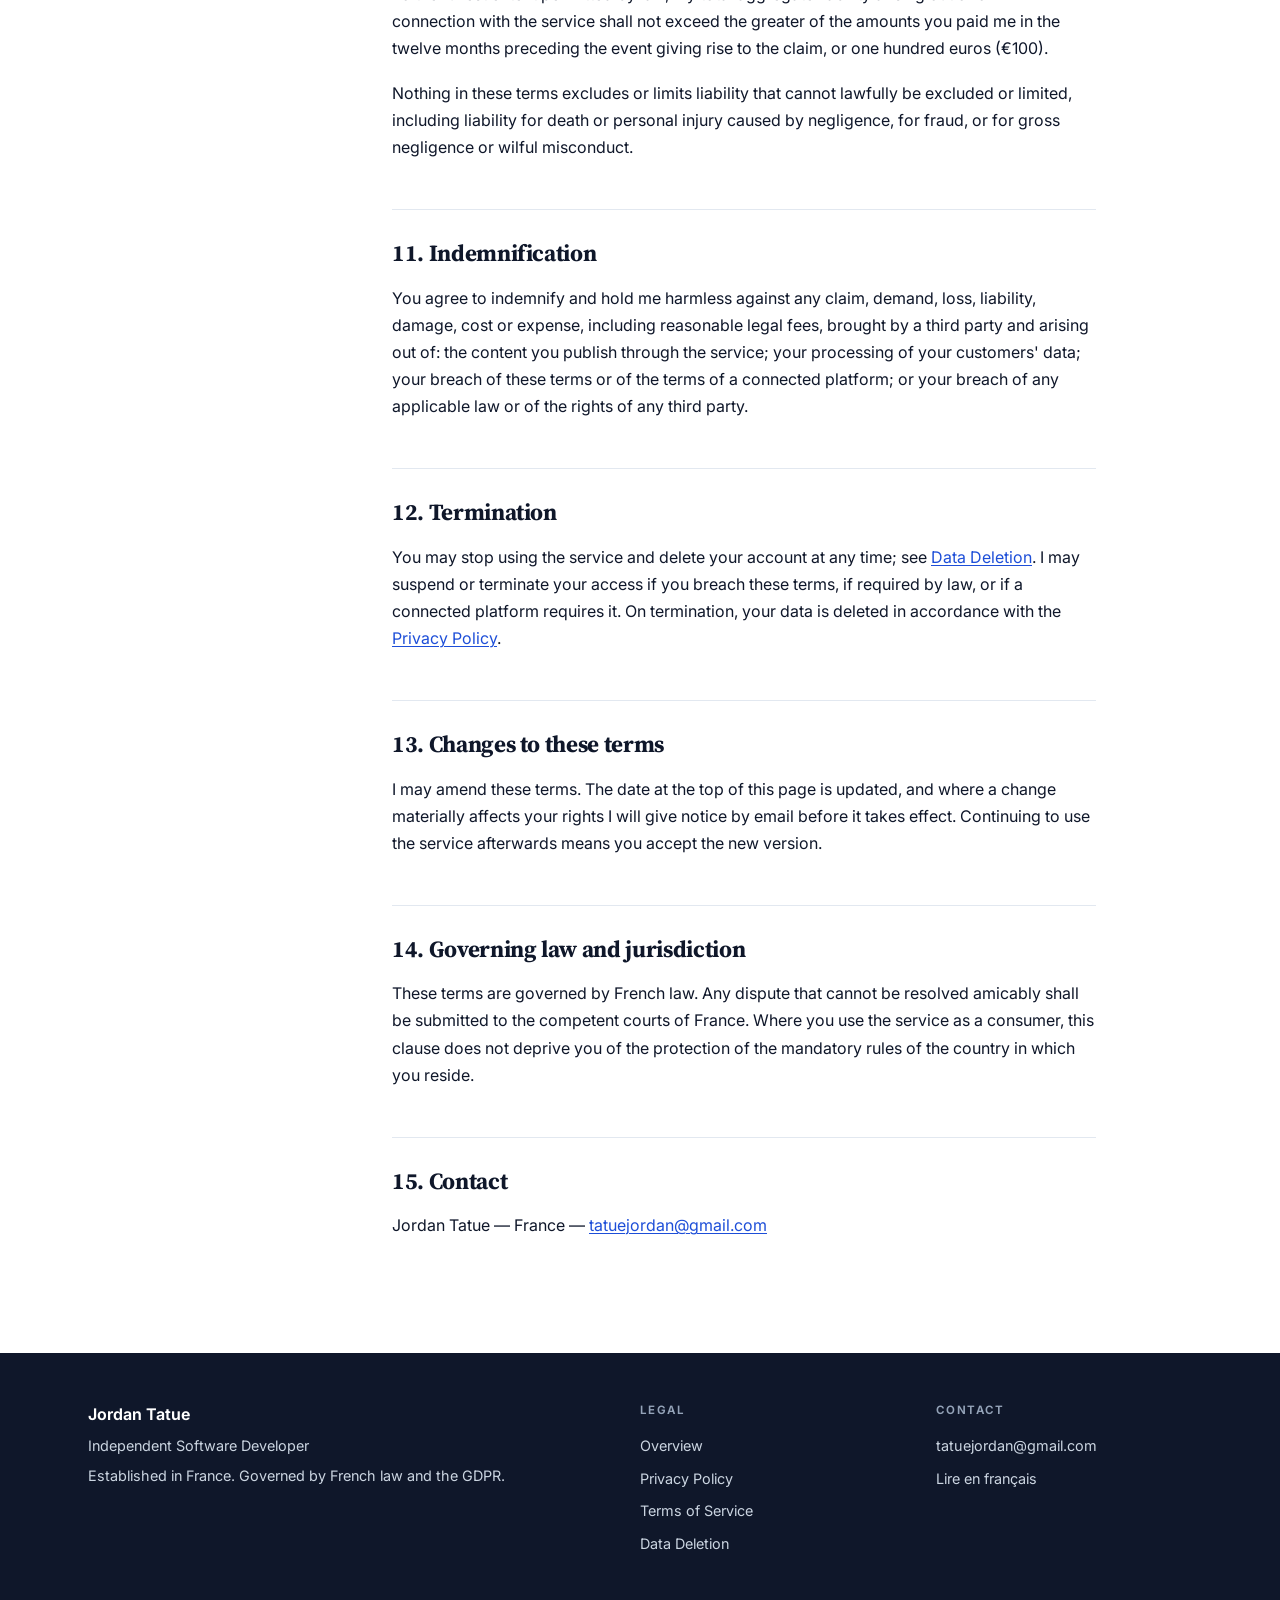
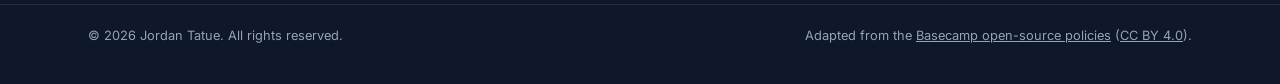
<file: terms.html>
<!doctype html>
<html lang="en">
<head>
<meta charset="utf-8">
<meta name="viewport" content="width=device-width, initial-scale=1">
<title>Terms of Service — Jordan Tatue</title>
<meta name="description" content="These terms govern your use of the applications and integrations published
      by Jordan Tatue. By creating an account or connecting a platform account,
      you accept them. If you do not accept them, do not use the service.">
<meta name="robots" content="index, follow">
<meta property="og:title" content="Terms of Service — Jordan Tatue">
<meta property="og:type" content="website">
<link rel="alternate" hreflang="fr" href="fr/terms.html">
<link rel="preconnect" href="https://fonts.googleapis.com">
<link rel="preconnect" href="https://fonts.gstatic.com" crossorigin>
<link href="https://fonts.googleapis.com/css2?family=Inter:wght@400;500;600;700&family=Source+Serif+4:opsz,wght@8..60,600;8..60,700&display=swap" rel="stylesheet">
<link rel="stylesheet" href="assets/style.css">
</head>
<body>

<a class="skip" href="#content">Skip to content</a>

<header class="masthead">
  <div class="shell masthead-inner">
    <a class="wordmark" href="index.html">
      <span class="wordmark-mark" aria-hidden="true">JT</span>
      <span class="wordmark-text">
        <strong>Jordan Tatue</strong>
        <small>Independent Software Developer</small>
      </span>
    </a>
    <nav class="masthead-nav" aria-label="Legal">
      <a href="index.html">Overview</a><a href="privacy.html">Privacy Policy</a><a href="terms.html" class="is-active">Terms of Service</a><a href="data-deletion.html">Data Deletion</a>
      <a class="lang-switch" href="fr/terms.html" hreflang="fr" title="Lire en français">FR</a>
    </nav>
  </div>
</header>

<section class="pagehead">
  <div class="shell">
    <p class="eyebrow">Legal</p>
    <h1>Terms of Service</h1>
    <p class="pagehead-sub">These terms govern your use of the applications and integrations published
      by Jordan Tatue. By creating an account or connecting a platform account,
      you accept them. If you do not accept them, do not use the service.</p>
    <p class="pagehead-meta"><span class="dot" aria-hidden="true"></span>Last updated · 19 November 2026</p>
  </div>
</section>

<div class="shell layout">
  <aside class="toc" aria-label="On this page"><div class="toc-inner"><p class="toc-title">On this page</p><ol><li><a href="#1-who-may-use-the-service">1. Who may use the service</a></li><li><a href="#2-what-the-service-does">2. What the service does</a></li><li><a href="#3-your-account-and-your-connected-platforms">3. Your account and your connected platforms</a></li><li><a href="#4-acceptable-use">4. Acceptable use</a></li><li><a href="#5-your-content-and-your-customers-data">5. Your content and your customers' data</a></li><li><a href="#6-third-party-platforms">6. Third-party platforms</a></li><li><a href="#7-availability">7. Availability</a></li><li><a href="#8-fees">8. Fees</a></li><li><a href="#9-disclaimer-of-warranties">9. Disclaimer of warranties</a></li><li><a href="#10-limitation-of-liability">10. Limitation of liability</a></li><li><a href="#11-indemnification">11. Indemnification</a></li><li><a href="#12-termination">12. Termination</a></li><li><a href="#13-changes-to-these-terms">13. Changes to these terms</a></li><li><a href="#14-governing-law-and-jurisdiction">14. Governing law and jurisdiction</a></li><li><a href="#15-contact">15. Contact</a></li></ol></div></aside>
  <main class="doc" id="content">

    
    

    

    <h2 id="1-who-may-use-the-service">1. Who may use the service</h2>
    <p>
      The service is intended for professional and business use. By using it you
      confirm that you are at least 18 years old and that, where you act for a
      company, you have the authority to accept these terms on its behalf.
    </p>

    <h2 id="2-what-the-service-does">2. What the service does</h2>
    <p>
      The service lets you schedule and publish content to social accounts you
      own or manage, receive and reply to conversations sent to your business
      accounts, and turn those conversations into orders and delivery plans. It
      acts on your instructions, on accounts you have explicitly connected.
    </p>

    <h2 id="3-your-account-and-your-connected-platforms">3. Your account and your connected platforms</h2>
    <p>
      You are responsible for the accuracy of the information you provide, for
      keeping your credentials confidential, and for everything done through your
      account. You must have the right to connect each platform account you link,
      and you must comply with the terms of each platform you connect, including
      the Meta Terms of Service and the TikTok Terms of Service.
    </p>
    <p>
      If a platform suspends, restricts or revokes your access, the corresponding
      features stop working. That is outside my control.
    </p>

    <h2 id="4-acceptable-use">4. Acceptable use</h2>
    <p>You agree not to use the service to:</p>
    <ul>
      <li>send unsolicited, bulk or deceptive messages, or anything that would
          qualify as spam under the rules of the platform concerned;</li>
      <li>contact people who have not given you a lawful basis to contact them;</li>
      <li>publish content that is unlawful, infringing, defamatory, hateful, or
          that breaches the content policies of the platform it is sent to;</li>
      <li>impersonate anyone, or misrepresent your affiliation with anyone;</li>
      <li>circumvent the rate limits, review processes or technical restrictions
          of a connected platform;</li>
      <li>scrape, resell or redistribute data obtained through the service;</li>
      <li>attempt to gain unauthorised access to the service or to other users' data.</li>
    </ul>
    <p>
      I may suspend or terminate your access immediately, without notice, if I
      reasonably believe you have breached this section.
    </p>

    <h2 id="5-your-content-and-your-customers-data">5. Your content and your customers' data</h2>
    <p>
      You keep all rights in the content you publish through the service. You
      grant me only the limited technical right to store, process and transmit it
      as needed to operate the features you asked for.
    </p>
    <p>
      You are solely responsible for the content you publish and for the lawful
      basis on which you process your own customers' data. Where I process that
      data on your behalf, I act as a processor under the
      <a href="privacy.html">Privacy Policy</a>, on your instructions.
    </p>

    <h2 id="6-third-party-platforms">6. Third-party platforms</h2>
    <p>
      The service depends on APIs operated by Meta, TikTok and others. Those
      platforms may change, restrict, deprecate or withdraw their APIs at any
      time, with or without notice. Features may degrade or disappear as a result.
      I do not control those platforms and I am not responsible for their acts,
      omissions, outages or decisions.
    </p>

    <h2 id="7-availability">7. Availability</h2>
    <p>
      The service is provided on a best-effort basis. There is no guaranteed
      uptime, no service level agreement, and no commitment to any particular
      response time, unless a separate written agreement says otherwise. I may
      modify, suspend or discontinue any feature, and I will give reasonable
      notice before discontinuing the service entirely.
    </p>

    <h2 id="8-fees">8. Fees</h2>
    <p>
      Unless a separate written agreement states a price, the service is provided
      free of charge and may be withdrawn at any time. Where a paid plan exists,
      its price, billing cycle and refund conditions are those stated at the time
      of purchase.
    </p>

    <h2 id="9-disclaimer-of-warranties">9. Disclaimer of warranties</h2>
    <p>
      The service is provided <strong>"as is" and "as available"</strong>, without
      warranty of any kind, whether express or implied, including any implied
      warranty of merchantability, fitness for a particular purpose, or
      non-infringement. I do not warrant that the service will be uninterrupted,
      timely, secure, error-free, or that any content will be published, received
      or delivered correctly.
    </p>

    <h2 id="10-limitation-of-liability">10. Limitation of liability</h2>
    <p>
      To the fullest extent permitted by law, I shall not be liable for any
      indirect, incidental, special, consequential or punitive damages, nor for
      any loss of profit, revenue, business, goodwill, data, or anticipated
      savings, arising out of or in connection with your use of or inability to
      use the service — including a failed or delayed publication, an undelivered
      message, a lost order, or a change made by a connected platform.
    </p>
    <p>
      To the fullest extent permitted by law, my total aggregate liability arising
      out of or in connection with the service shall not exceed the greater of the
      amounts you paid me in the twelve months preceding the event giving rise to
      the claim, or one hundred euros (€100).
    </p>
    <p>
      Nothing in these terms excludes or limits liability that cannot lawfully be
      excluded or limited, including liability for death or personal injury caused
      by negligence, for fraud, or for gross negligence or wilful misconduct.
    </p>

    <h2 id="11-indemnification">11. Indemnification</h2>
    <p>
      You agree to indemnify and hold me harmless against any claim, demand, loss,
      liability, damage, cost or expense, including reasonable legal fees, brought
      by a third party and arising out of: the content you publish through the
      service; your processing of your customers' data; your breach of these terms
      or of the terms of a connected platform; or your breach of any applicable
      law or of the rights of any third party.
    </p>

    <h2 id="12-termination">12. Termination</h2>
    <p>
      You may stop using the service and delete your account at any time; see
      <a href="data-deletion.html">Data Deletion</a>. I may suspend or terminate
      your access if you breach these terms, if required by law, or if a connected
      platform requires it. On termination, your data is deleted in accordance
      with the <a href="privacy.html">Privacy Policy</a>.
    </p>

    <h2 id="13-changes-to-these-terms">13. Changes to these terms</h2>
    <p>
      I may amend these terms. The date at the top of this page is updated, and
      where a change materially affects your rights I will give notice by email
      before it takes effect. Continuing to use the service afterwards means you
      accept the new version.
    </p>

    <h2 id="14-governing-law-and-jurisdiction">14. Governing law and jurisdiction</h2>
    <p>
      These terms are governed by French law. Any dispute that cannot be resolved
      amicably shall be submitted to the competent courts of France. Where you use
      the service as a consumer, this clause does not deprive you of the
      protection of the mandatory rules of the country in which you reside.
    </p>

    <h2 id="15-contact">15. Contact</h2>
    <p>
      Jordan Tatue — France —
      <a href="mailto:tatuejordan@gmail.com">tatuejordan@gmail.com</a>
    </p>
    
  </main>
</div>

<footer class="footer">
  <div class="shell footer-inner">
    <div class="footer-brand">
      <p class="footer-name">Jordan Tatue</p>
      <p>Independent Software Developer</p>
      <p>Established in France. Governed by French law and the GDPR.</p>
    </div>
    <div class="footer-col">
      <p class="footer-head">Legal</p>
      <ul><li><a href="index.html">Overview</a></li><li><a href="privacy.html">Privacy Policy</a></li><li><a href="terms.html">Terms of Service</a></li><li><a href="data-deletion.html">Data Deletion</a></li></ul>
    </div>
    <div class="footer-col">
      <p class="footer-head">Contact</p>
      <ul>
        <li><a href="mailto:tatuejordan@gmail.com">tatuejordan@gmail.com</a></li>
        <li><a href="fr/terms.html">Lire en français</a></li>
      </ul>
    </div>
  </div>
  <div class="footer-base">
    <div class="shell footer-base-inner">
      <p>© 2026 Jordan Tatue. All rights reserved.</p>
      <p>Adapted from the <a href="https://github.com/basecamp/policies">Basecamp open-source policies</a> (<a href="https://creativecommons.org/licenses/by/4.0/">CC BY 4.0</a>).</p>
    </div>
  </div>
</footer>

</body>
</html>
</file>
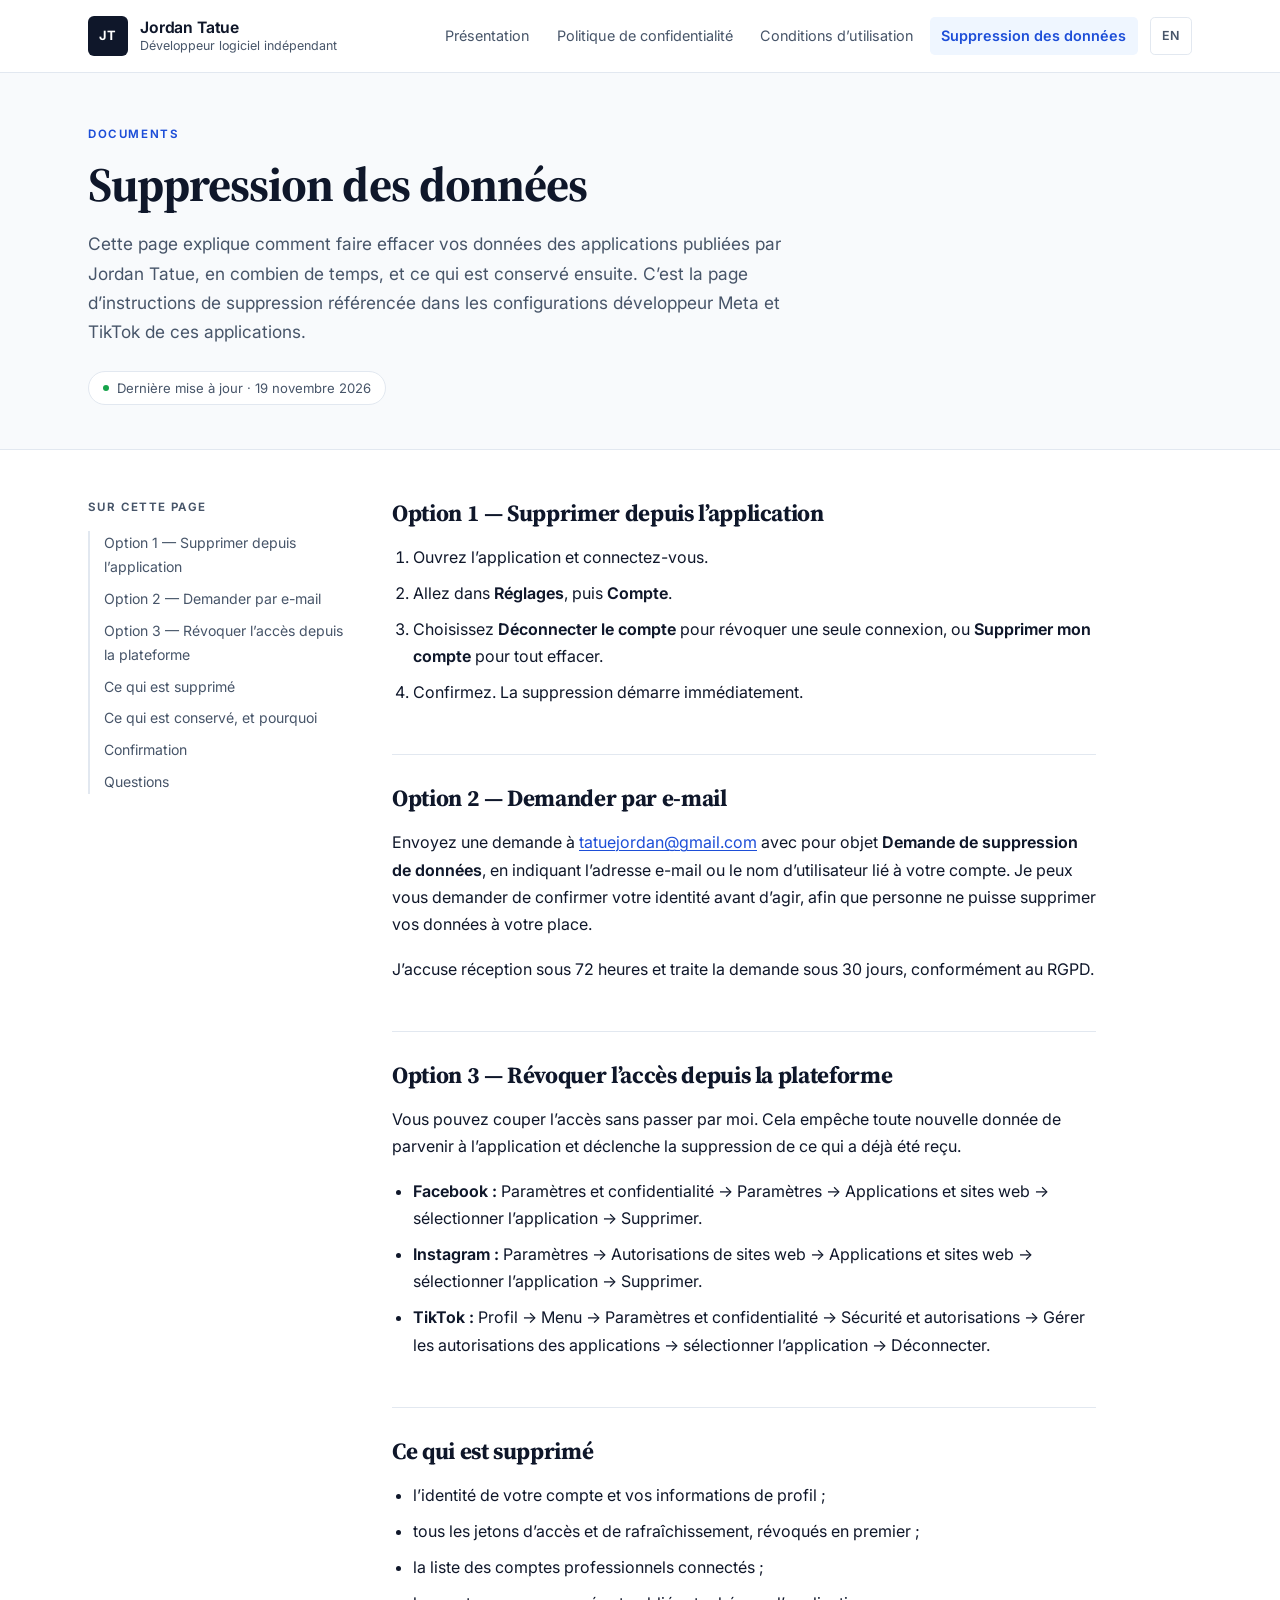
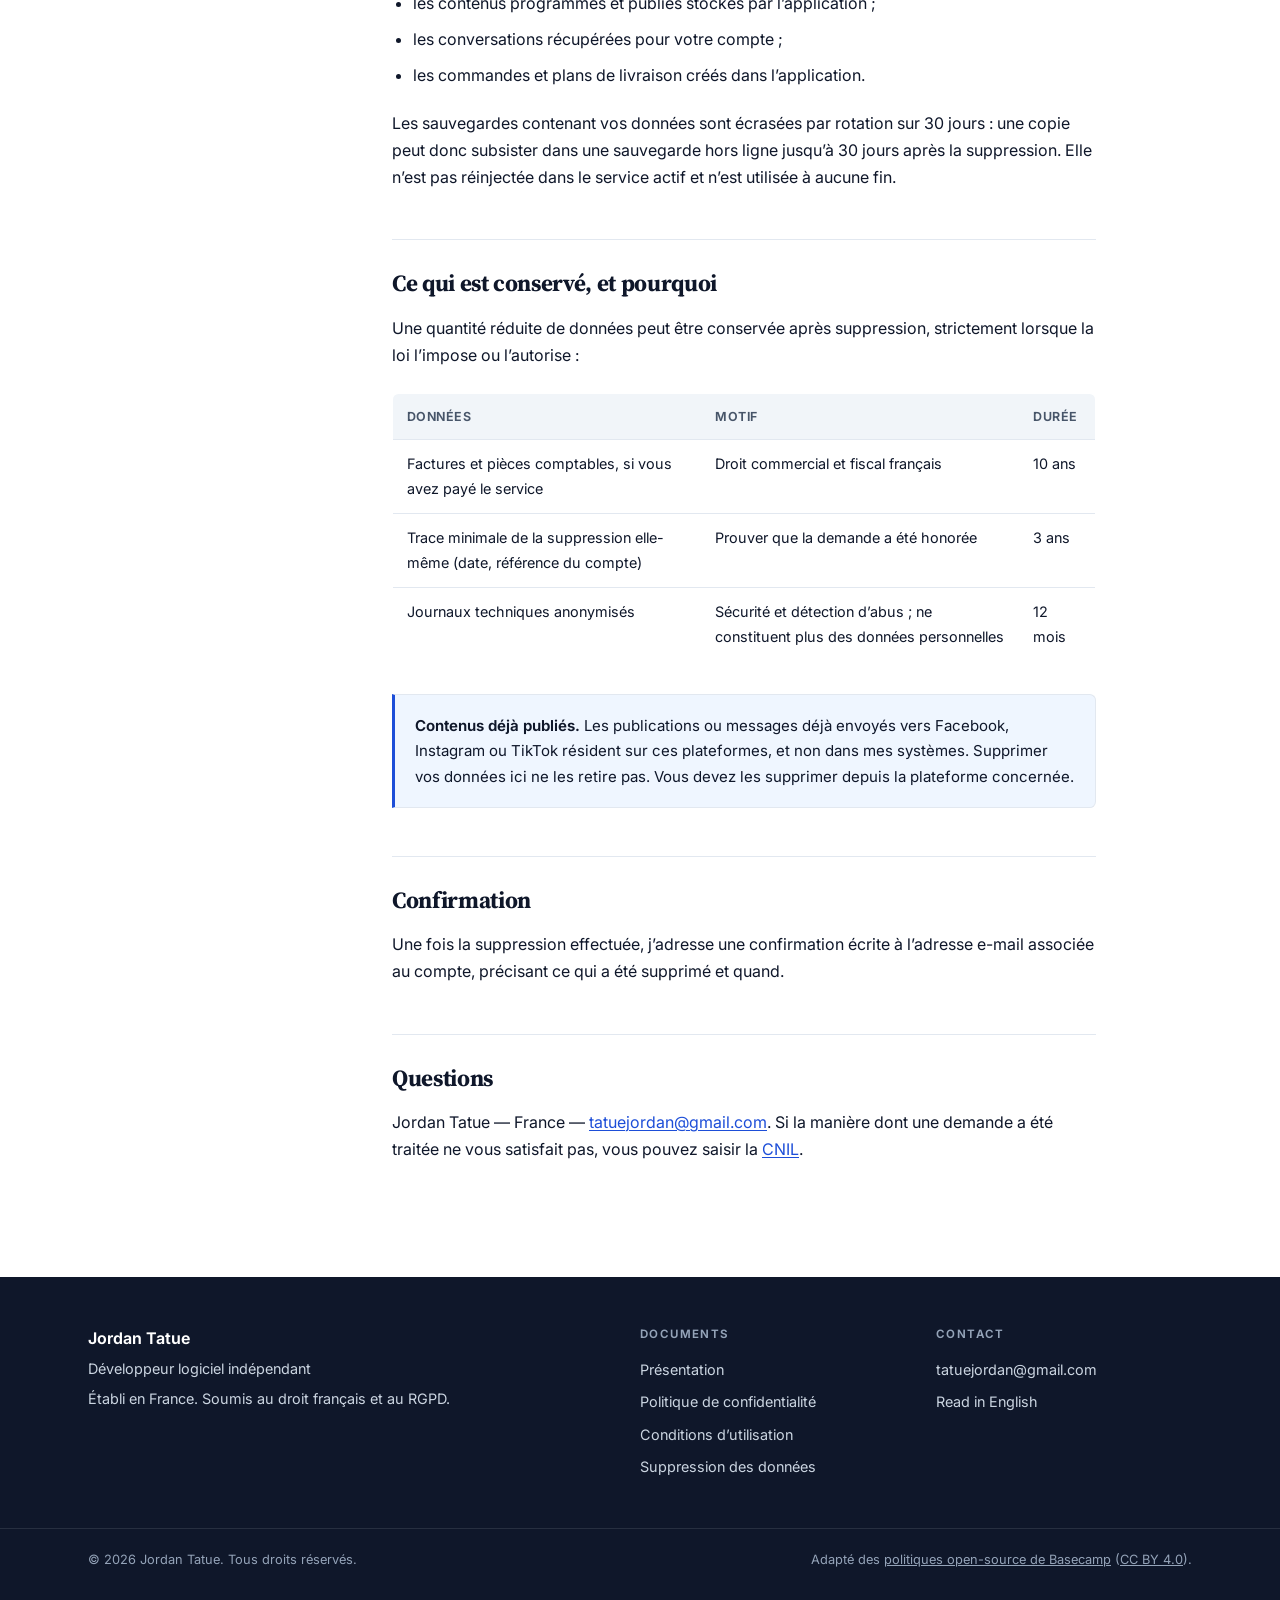
<file: fr/data-deletion.html>
<!doctype html>
<html lang="fr">
<head>
<meta charset="utf-8">
<meta name="viewport" content="width=device-width, initial-scale=1">
<title>Suppression des données — Jordan Tatue</title>
<meta name="description" content="Cette page explique comment faire effacer vos données des applications
      publiées par Jordan Tatue, en combien de temps, et ce qui est conservé
      ensuite. C’est la page d’instructions de suppression référencée dans les
      configurations développeur Meta et TikTok de ces applications.">
<meta name="robots" content="index, follow">
<meta property="og:title" content="Suppression des données — Jordan Tatue">
<meta property="og:type" content="website">
<link rel="alternate" hreflang="en" href="../data-deletion.html">
<link rel="preconnect" href="https://fonts.googleapis.com">
<link rel="preconnect" href="https://fonts.gstatic.com" crossorigin>
<link href="https://fonts.googleapis.com/css2?family=Inter:wght@400;500;600;700&family=Source+Serif+4:opsz,wght@8..60,600;8..60,700&display=swap" rel="stylesheet">
<link rel="stylesheet" href="../assets/style.css">
</head>
<body>

<a class="skip" href="#content">Skip to content</a>

<header class="masthead">
  <div class="shell masthead-inner">
    <a class="wordmark" href="index.html">
      <span class="wordmark-mark" aria-hidden="true">JT</span>
      <span class="wordmark-text">
        <strong>Jordan Tatue</strong>
        <small>Développeur logiciel indépendant</small>
      </span>
    </a>
    <nav class="masthead-nav" aria-label="Documents">
      <a href="index.html">Présentation</a><a href="privacy.html">Politique de confidentialité</a><a href="terms.html">Conditions d’utilisation</a><a href="data-deletion.html" class="is-active">Suppression des données</a>
      <a class="lang-switch" href="../data-deletion.html" hreflang="en" title="Read in English">EN</a>
    </nav>
  </div>
</header>

<section class="pagehead">
  <div class="shell">
    <p class="eyebrow">Documents</p>
    <h1>Suppression des données</h1>
    <p class="pagehead-sub">Cette page explique comment faire effacer vos données des applications
      publiées par Jordan Tatue, en combien de temps, et ce qui est conservé
      ensuite. C’est la page d’instructions de suppression référencée dans les
      configurations développeur Meta et TikTok de ces applications.</p>
    <p class="pagehead-meta"><span class="dot" aria-hidden="true"></span>Dernière mise à jour · 19 novembre 2026</p>
  </div>
</section>

<div class="shell layout">
  <aside class="toc" aria-label="Sur cette page"><div class="toc-inner"><p class="toc-title">Sur cette page</p><ol><li><a href="#option-1-supprimer-depuis-lapplication">Option 1 — Supprimer depuis l’application</a></li><li><a href="#option-2-demander-par-e-mail">Option 2 — Demander par e-mail</a></li><li><a href="#option-3-rvoquer-laccs-depuis-la-plateforme">Option 3 — Révoquer l’accès depuis la plateforme</a></li><li><a href="#ce-qui-est-supprim">Ce qui est supprimé</a></li><li><a href="#ce-qui-est-conserv-et-pourquoi">Ce qui est conservé, et pourquoi</a></li><li><a href="#confirmation">Confirmation</a></li><li><a href="#questions">Questions</a></li></ol></div></aside>
  <main class="doc" id="content">

    
    

    

    <h2 id="option-1-supprimer-depuis-lapplication">Option 1 — Supprimer depuis l’application</h2>
    <ol>
      <li>Ouvrez l’application et connectez-vous.</li>
      <li>Allez dans <strong>Réglages</strong>, puis <strong>Compte</strong>.</li>
      <li>Choisissez <strong>Déconnecter le compte</strong> pour révoquer une
          seule connexion, ou <strong>Supprimer mon compte</strong> pour tout
          effacer.</li>
      <li>Confirmez. La suppression démarre immédiatement.</li>
    </ol>

    <h2 id="option-2-demander-par-e-mail">Option 2 — Demander par e-mail</h2>
    <p>
      Envoyez une demande à
      <a href="mailto:tatuejordan@gmail.com?subject=Demande%20de%20suppression%20de%20donn%C3%A9es">tatuejordan@gmail.com</a>
      avec pour objet <strong>Demande de suppression de données</strong>, en
      indiquant l’adresse e-mail ou le nom d’utilisateur lié à votre compte. Je
      peux vous demander de confirmer votre identité avant d’agir, afin que
      personne ne puisse supprimer vos données à votre place.
    </p>
    <p>
      J’accuse réception sous 72 heures et traite la demande sous 30 jours,
      conformément au RGPD.
    </p>

    <h2 id="option-3-rvoquer-laccs-depuis-la-plateforme">Option 3 — Révoquer l’accès depuis la plateforme</h2>
    <p>
      Vous pouvez couper l’accès sans passer par moi. Cela empêche toute nouvelle
      donnée de parvenir à l’application et déclenche la suppression de ce qui a
      déjà été reçu.
    </p>
    <ul>
      <li>
        <strong>Facebook :</strong> Paramètres et confidentialité → Paramètres →
        Applications et sites web → sélectionner l’application → Supprimer.
      </li>
      <li>
        <strong>Instagram :</strong> Paramètres → Autorisations de sites web →
        Applications et sites web → sélectionner l’application → Supprimer.
      </li>
      <li>
        <strong>TikTok :</strong> Profil → Menu → Paramètres et confidentialité →
        Sécurité et autorisations → Gérer les autorisations des applications →
        sélectionner l’application → Déconnecter.
      </li>
    </ul>

    <h2 id="ce-qui-est-supprim">Ce qui est supprimé</h2>
    <ul>
      <li>l’identité de votre compte et vos informations de profil ;</li>
      <li>tous les jetons d’accès et de rafraîchissement, révoqués en premier ;</li>
      <li>la liste des comptes professionnels connectés ;</li>
      <li>les contenus programmés et publiés stockés par l’application ;</li>
      <li>les conversations récupérées pour votre compte ;</li>
      <li>les commandes et plans de livraison créés dans l’application.</li>
    </ul>
    <p>
      Les sauvegardes contenant vos données sont écrasées par rotation sur 30
      jours : une copie peut donc subsister dans une sauvegarde hors ligne
      jusqu’à 30 jours après la suppression. Elle n’est pas réinjectée dans le
      service actif et n’est utilisée à aucune fin.
    </p>

    <h2 id="ce-qui-est-conserv-et-pourquoi">Ce qui est conservé, et pourquoi</h2>
    <p>
      Une quantité réduite de données peut être conservée après suppression,
      strictement lorsque la loi l’impose ou l’autorise :
    </p>
    <table>
      <thead><tr><th>Données</th><th>Motif</th><th>Durée</th></tr></thead>
      <tbody>
        <tr>
          <td>Factures et pièces comptables, si vous avez payé le service</td>
          <td>Droit commercial et fiscal français</td>
          <td>10 ans</td>
        </tr>
        <tr>
          <td>Trace minimale de la suppression elle-même (date, référence du compte)</td>
          <td>Prouver que la demande a été honorée</td>
          <td>3 ans</td>
        </tr>
        <tr>
          <td>Journaux techniques anonymisés</td>
          <td>Sécurité et détection d’abus ; ne constituent plus des données personnelles</td>
          <td>12 mois</td>
        </tr>
      </tbody>
    </table>

    <div class="note">
      <strong>Contenus déjà publiés.</strong> Les publications ou messages déjà
      envoyés vers Facebook, Instagram ou TikTok résident sur ces plateformes, et
      non dans mes systèmes. Supprimer vos données ici ne les retire pas. Vous
      devez les supprimer depuis la plateforme concernée.
    </div>

    <h2 id="confirmation">Confirmation</h2>
    <p>
      Une fois la suppression effectuée, j’adresse une confirmation écrite à
      l’adresse e-mail associée au compte, précisant ce qui a été supprimé et
      quand.
    </p>

    <h2 id="questions">Questions</h2>
    <p>
      Jordan Tatue — France —
      <a href="mailto:tatuejordan@gmail.com">tatuejordan@gmail.com</a>. Si la
      manière dont une demande a été traitée ne vous satisfait pas, vous pouvez
      saisir la <a href="https://www.cnil.fr/">CNIL</a>.
    </p>
    
  </main>
</div>

<footer class="footer">
  <div class="shell footer-inner">
    <div class="footer-brand">
      <p class="footer-name">Jordan Tatue</p>
      <p>Développeur logiciel indépendant</p>
      <p>Établi en France. Soumis au droit français et au RGPD.</p>
    </div>
    <div class="footer-col">
      <p class="footer-head">Documents</p>
      <ul><li><a href="index.html">Présentation</a></li><li><a href="privacy.html">Politique de confidentialité</a></li><li><a href="terms.html">Conditions d’utilisation</a></li><li><a href="data-deletion.html">Suppression des données</a></li></ul>
    </div>
    <div class="footer-col">
      <p class="footer-head">Contact</p>
      <ul>
        <li><a href="mailto:tatuejordan@gmail.com">tatuejordan@gmail.com</a></li>
        <li><a href="../data-deletion.html">Read in English</a></li>
      </ul>
    </div>
  </div>
  <div class="footer-base">
    <div class="shell footer-base-inner">
      <p>© 2026 Jordan Tatue. Tous droits réservés.</p>
      <p>Adapté des <a href="https://github.com/basecamp/policies">politiques open-source de Basecamp</a> (<a href="https://creativecommons.org/licenses/by/4.0/">CC BY 4.0</a>).</p>
    </div>
  </div>
</footer>

</body>
</html>
</file>
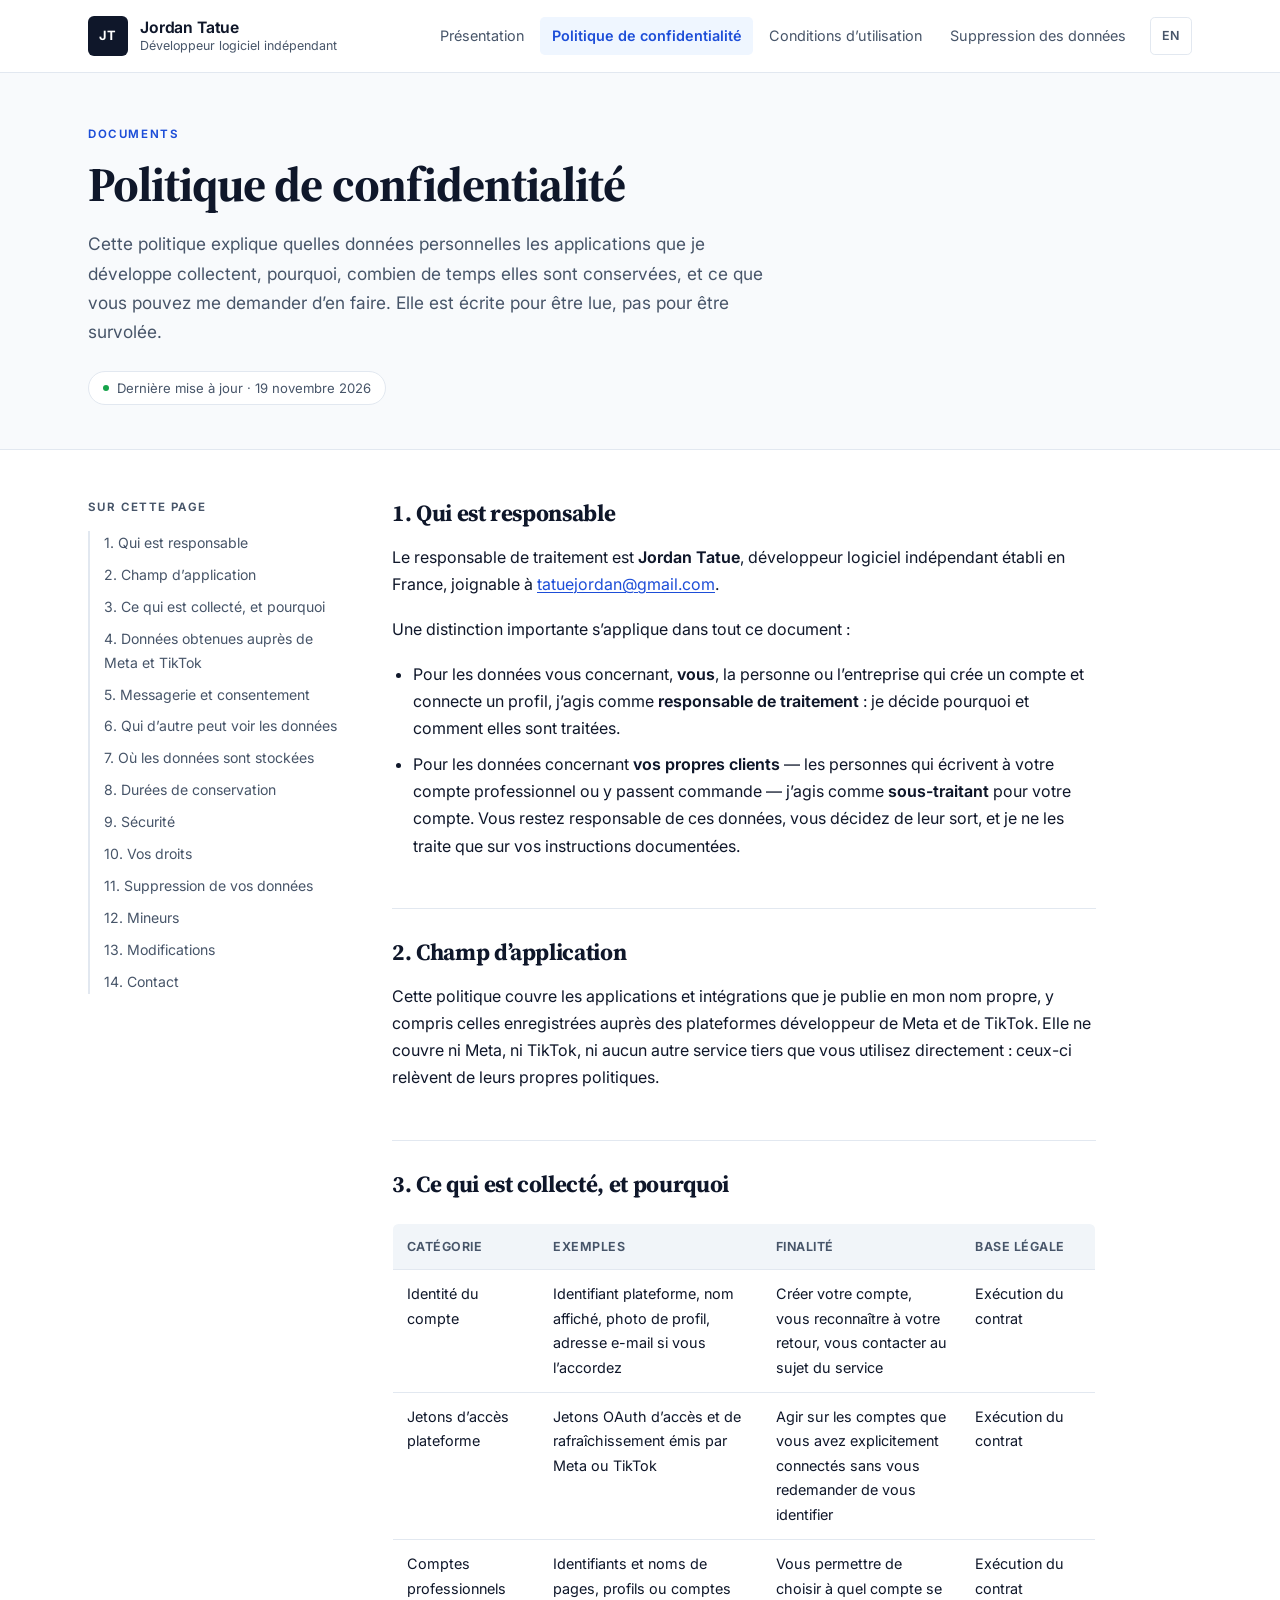
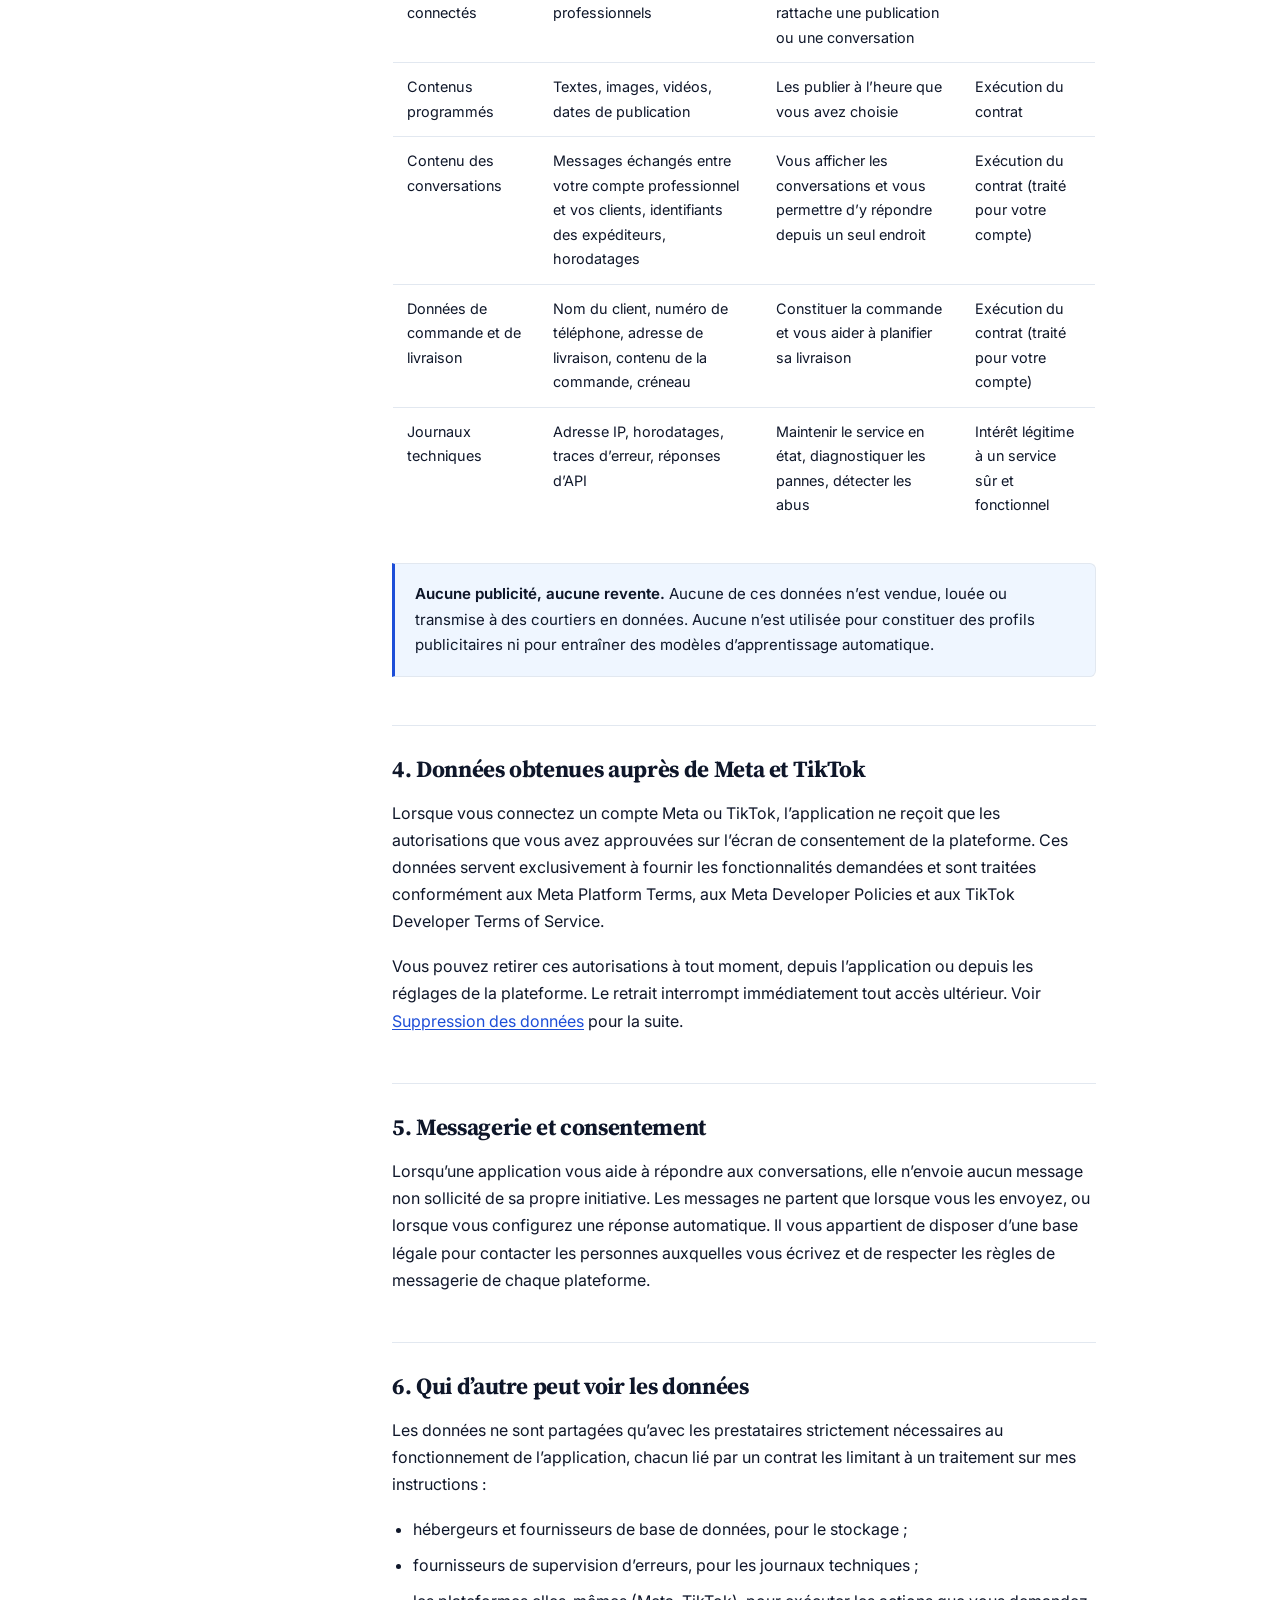
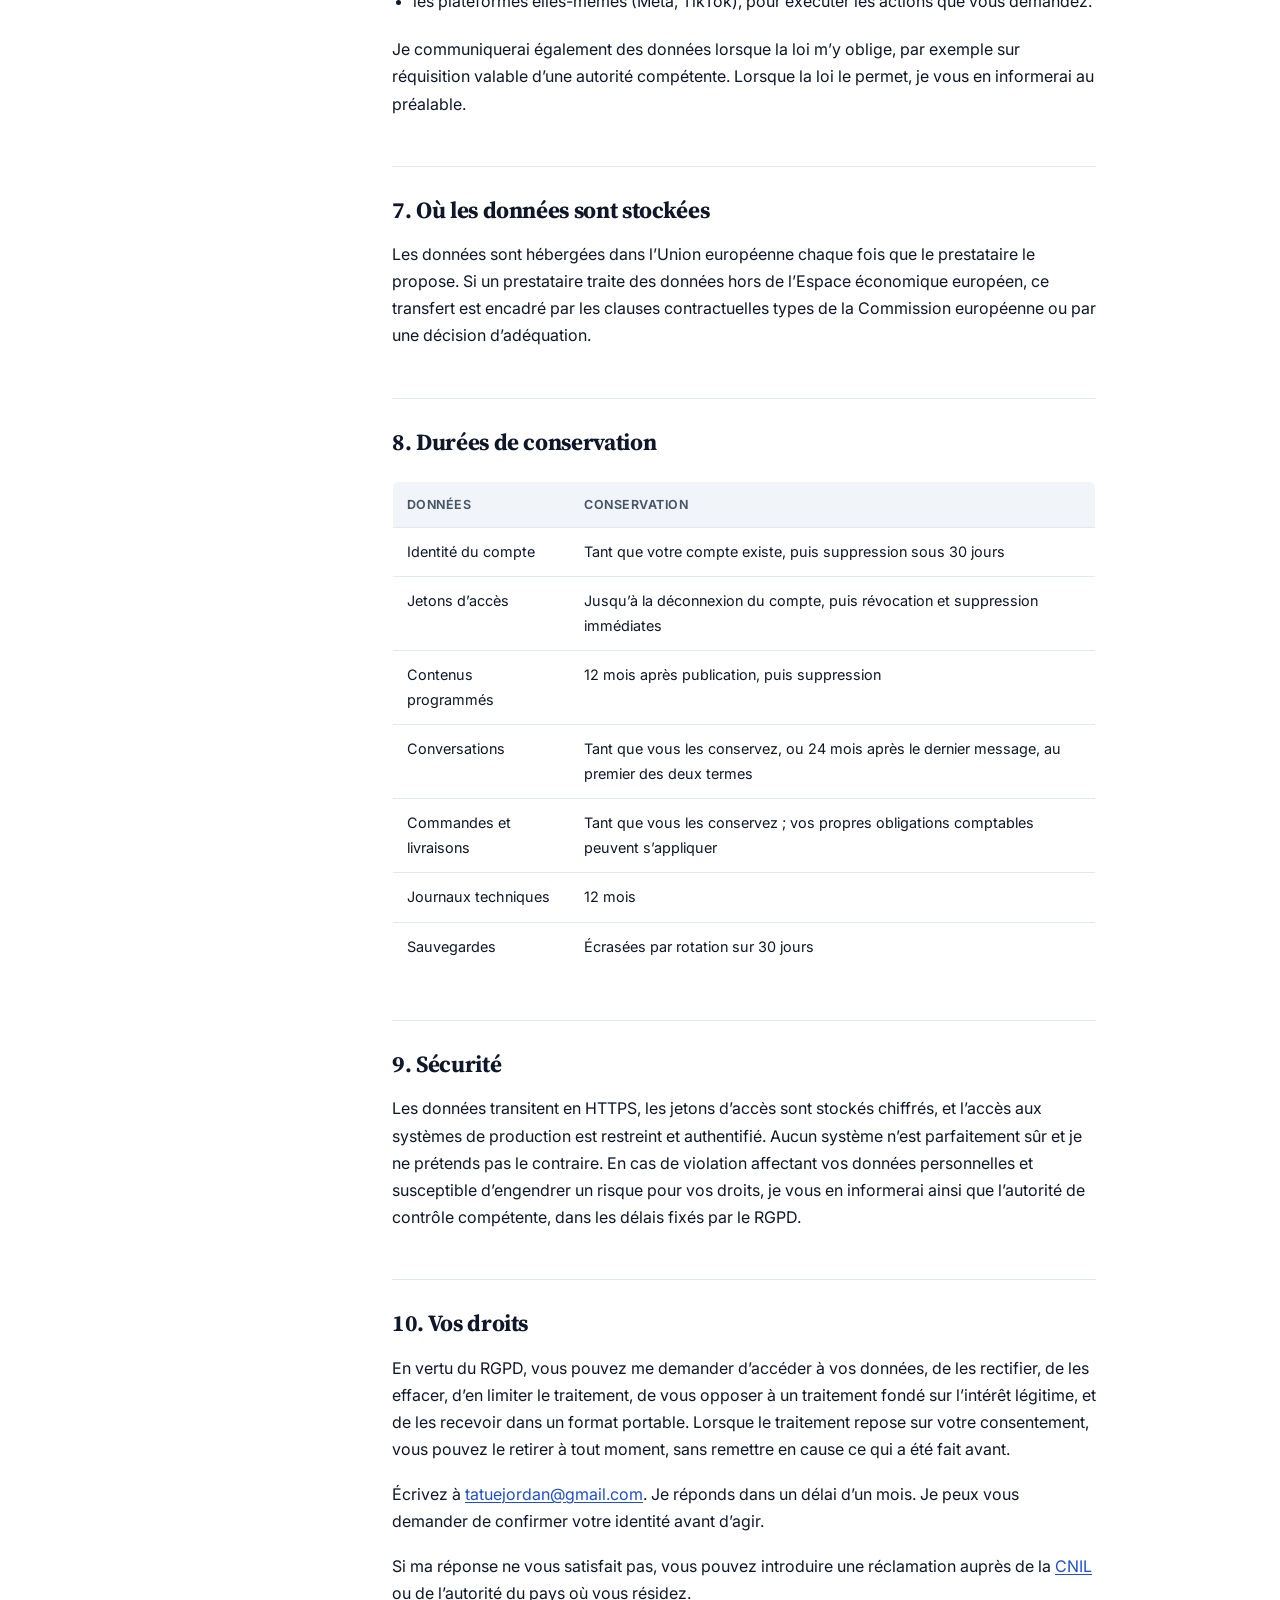
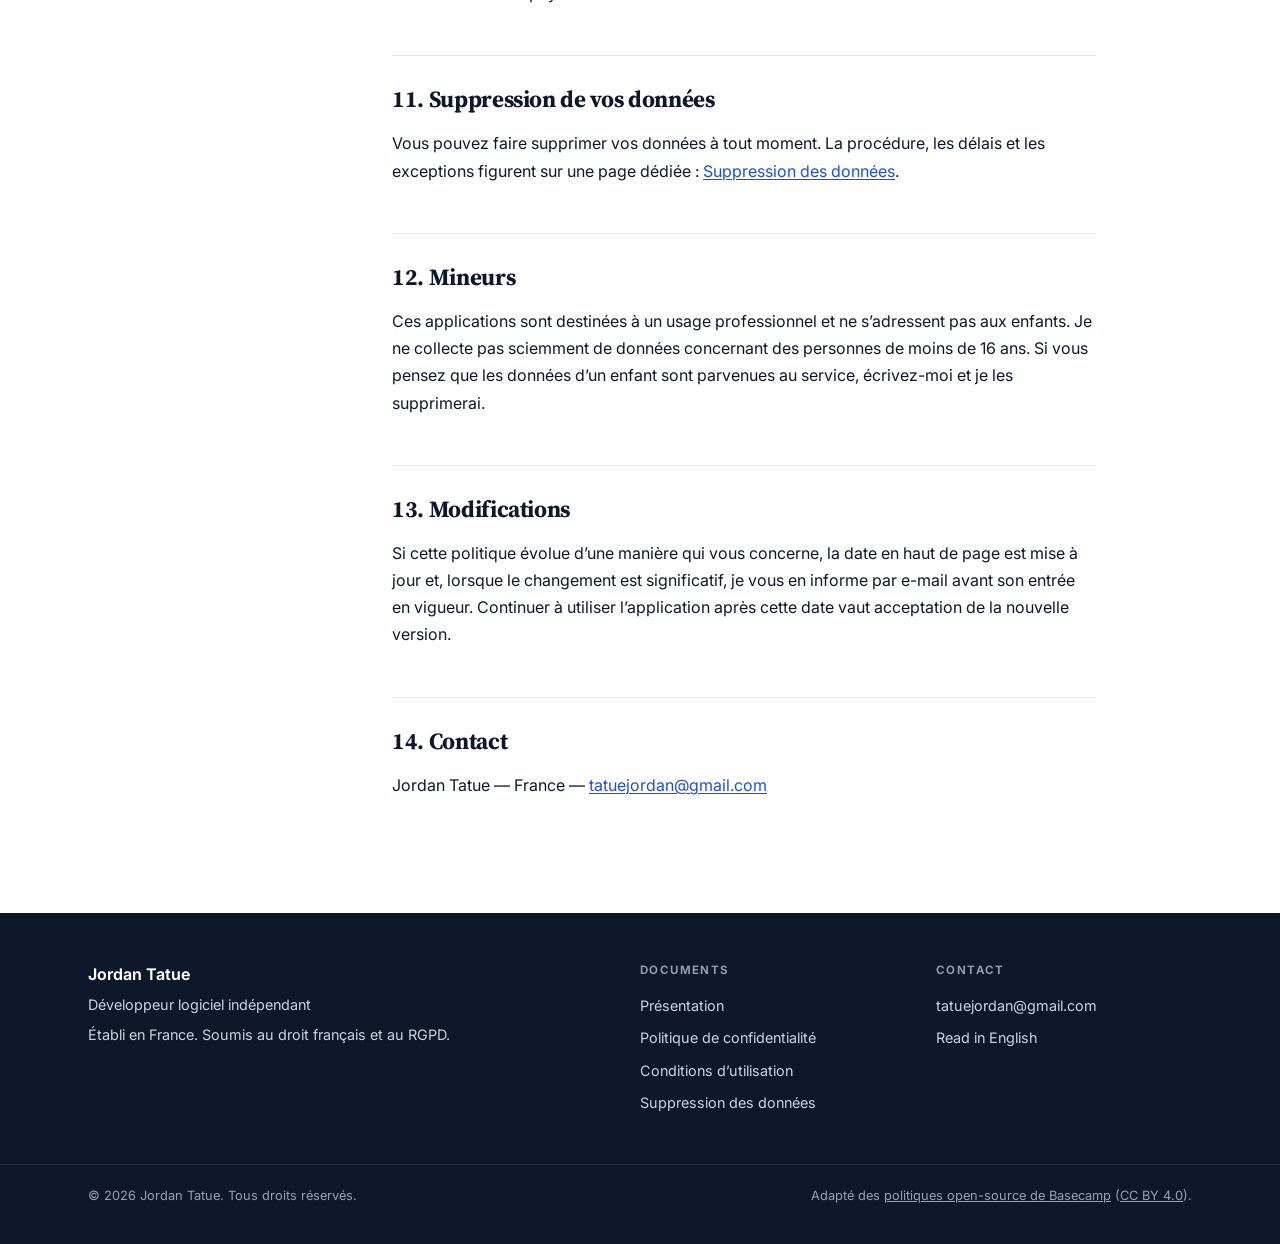
<file: fr/privacy.html>
<!doctype html>
<html lang="fr">
<head>
<meta charset="utf-8">
<meta name="viewport" content="width=device-width, initial-scale=1">
<title>Politique de confidentialité — Jordan Tatue</title>
<meta name="description" content="Cette politique explique quelles données personnelles les applications que
      je développe collectent, pourquoi, combien de temps elles sont conservées,
      et ce que vous pouvez me demander d’en faire. Elle est écrite pour être
      lue, pas pour être survolée.">
<meta name="robots" content="index, follow">
<meta property="og:title" content="Politique de confidentialité — Jordan Tatue">
<meta property="og:type" content="website">
<link rel="alternate" hreflang="en" href="../privacy.html">
<link rel="preconnect" href="https://fonts.googleapis.com">
<link rel="preconnect" href="https://fonts.gstatic.com" crossorigin>
<link href="https://fonts.googleapis.com/css2?family=Inter:wght@400;500;600;700&family=Source+Serif+4:opsz,wght@8..60,600;8..60,700&display=swap" rel="stylesheet">
<link rel="stylesheet" href="../assets/style.css">
</head>
<body>

<a class="skip" href="#content">Skip to content</a>

<header class="masthead">
  <div class="shell masthead-inner">
    <a class="wordmark" href="index.html">
      <span class="wordmark-mark" aria-hidden="true">JT</span>
      <span class="wordmark-text">
        <strong>Jordan Tatue</strong>
        <small>Développeur logiciel indépendant</small>
      </span>
    </a>
    <nav class="masthead-nav" aria-label="Documents">
      <a href="index.html">Présentation</a><a href="privacy.html" class="is-active">Politique de confidentialité</a><a href="terms.html">Conditions d’utilisation</a><a href="data-deletion.html">Suppression des données</a>
      <a class="lang-switch" href="../privacy.html" hreflang="en" title="Read in English">EN</a>
    </nav>
  </div>
</header>

<section class="pagehead">
  <div class="shell">
    <p class="eyebrow">Documents</p>
    <h1>Politique de confidentialité</h1>
    <p class="pagehead-sub">Cette politique explique quelles données personnelles les applications que
      je développe collectent, pourquoi, combien de temps elles sont conservées,
      et ce que vous pouvez me demander d’en faire. Elle est écrite pour être
      lue, pas pour être survolée.</p>
    <p class="pagehead-meta"><span class="dot" aria-hidden="true"></span>Dernière mise à jour · 19 novembre 2026</p>
  </div>
</section>

<div class="shell layout">
  <aside class="toc" aria-label="Sur cette page"><div class="toc-inner"><p class="toc-title">Sur cette page</p><ol><li><a href="#1-qui-est-responsable">1. Qui est responsable</a></li><li><a href="#2-champ-dapplication">2. Champ d’application</a></li><li><a href="#3-ce-qui-est-collect-et-pourquoi">3. Ce qui est collecté, et pourquoi</a></li><li><a href="#4-donnes-obtenues-auprs-de-meta-et-tiktok">4. Données obtenues auprès de Meta et TikTok</a></li><li><a href="#5-messagerie-et-consentement">5. Messagerie et consentement</a></li><li><a href="#6-qui-dautre-peut-voir-les-donnes">6. Qui d’autre peut voir les données</a></li><li><a href="#7-o-les-donnes-sont-stockes">7. Où les données sont stockées</a></li><li><a href="#8-dures-de-conservation">8. Durées de conservation</a></li><li><a href="#9-scurit">9. Sécurité</a></li><li><a href="#10-vos-droits">10. Vos droits</a></li><li><a href="#11-suppression-de-vos-donnes">11. Suppression de vos données</a></li><li><a href="#12-mineurs">12. Mineurs</a></li><li><a href="#13-modifications">13. Modifications</a></li><li><a href="#14-contact">14. Contact</a></li></ol></div></aside>
  <main class="doc" id="content">

    
    

    

    <h2 id="1-qui-est-responsable">1. Qui est responsable</h2>
    <p>
      Le responsable de traitement est <strong>Jordan Tatue</strong>, développeur
      logiciel indépendant établi en France, joignable à
      <a href="mailto:tatuejordan@gmail.com">tatuejordan@gmail.com</a>.
    </p>
    <p>Une distinction importante s’applique dans tout ce document :</p>
    <ul>
      <li>
        Pour les données vous concernant, <strong>vous</strong>, la personne ou
        l’entreprise qui crée un compte et connecte un profil, j’agis comme
        <strong>responsable de traitement</strong> : je décide pourquoi et
        comment elles sont traitées.
      </li>
      <li>
        Pour les données concernant <strong>vos propres clients</strong> — les
        personnes qui écrivent à votre compte professionnel ou y passent commande
        — j’agis comme <strong>sous-traitant</strong> pour votre compte. Vous
        restez responsable de ces données, vous décidez de leur sort, et je ne
        les traite que sur vos instructions documentées.
      </li>
    </ul>

    <h2 id="2-champ-dapplication">2. Champ d’application</h2>
    <p>
      Cette politique couvre les applications et intégrations que je publie en
      mon nom propre, y compris celles enregistrées auprès des plateformes
      développeur de Meta et de TikTok. Elle ne couvre ni Meta, ni TikTok, ni
      aucun autre service tiers que vous utilisez directement : ceux-ci relèvent
      de leurs propres politiques.
    </p>

    <h2 id="3-ce-qui-est-collect-et-pourquoi">3. Ce qui est collecté, et pourquoi</h2>
    <table>
      <thead>
        <tr><th>Catégorie</th><th>Exemples</th><th>Finalité</th><th>Base légale</th></tr>
      </thead>
      <tbody>
        <tr>
          <td>Identité du compte</td>
          <td>Identifiant plateforme, nom affiché, photo de profil, adresse e-mail si vous l’accordez</td>
          <td>Créer votre compte, vous reconnaître à votre retour, vous contacter au sujet du service</td>
          <td>Exécution du contrat</td>
        </tr>
        <tr>
          <td>Jetons d’accès plateforme</td>
          <td>Jetons OAuth d’accès et de rafraîchissement émis par Meta ou TikTok</td>
          <td>Agir sur les comptes que vous avez explicitement connectés sans vous redemander de vous identifier</td>
          <td>Exécution du contrat</td>
        </tr>
        <tr>
          <td>Comptes professionnels connectés</td>
          <td>Identifiants et noms de pages, profils ou comptes professionnels</td>
          <td>Vous permettre de choisir à quel compte se rattache une publication ou une conversation</td>
          <td>Exécution du contrat</td>
        </tr>
        <tr>
          <td>Contenus programmés</td>
          <td>Textes, images, vidéos, dates de publication</td>
          <td>Les publier à l’heure que vous avez choisie</td>
          <td>Exécution du contrat</td>
        </tr>
        <tr>
          <td>Contenu des conversations</td>
          <td>Messages échangés entre votre compte professionnel et vos clients, identifiants des expéditeurs, horodatages</td>
          <td>Vous afficher les conversations et vous permettre d’y répondre depuis un seul endroit</td>
          <td>Exécution du contrat (traité pour votre compte)</td>
        </tr>
        <tr>
          <td>Données de commande et de livraison</td>
          <td>Nom du client, numéro de téléphone, adresse de livraison, contenu de la commande, créneau</td>
          <td>Constituer la commande et vous aider à planifier sa livraison</td>
          <td>Exécution du contrat (traité pour votre compte)</td>
        </tr>
        <tr>
          <td>Journaux techniques</td>
          <td>Adresse IP, horodatages, traces d’erreur, réponses d’API</td>
          <td>Maintenir le service en état, diagnostiquer les pannes, détecter les abus</td>
          <td>Intérêt légitime à un service sûr et fonctionnel</td>
        </tr>
      </tbody>
    </table>

    <div class="note">
      <strong>Aucune publicité, aucune revente.</strong> Aucune de ces données
      n’est vendue, louée ou transmise à des courtiers en données. Aucune n’est
      utilisée pour constituer des profils publicitaires ni pour entraîner des
      modèles d’apprentissage automatique.
    </div>

    <h2 id="4-donnes-obtenues-auprs-de-meta-et-tiktok">4. Données obtenues auprès de Meta et TikTok</h2>
    <p>
      Lorsque vous connectez un compte Meta ou TikTok, l’application ne reçoit
      que les autorisations que vous avez approuvées sur l’écran de consentement
      de la plateforme. Ces données servent exclusivement à fournir les
      fonctionnalités demandées et sont traitées conformément aux Meta Platform
      Terms, aux Meta Developer Policies et aux TikTok Developer Terms of
      Service.
    </p>
    <p>
      Vous pouvez retirer ces autorisations à tout moment, depuis l’application
      ou depuis les réglages de la plateforme. Le retrait interrompt
      immédiatement tout accès ultérieur. Voir
      <a href="data-deletion.html">Suppression des données</a> pour la suite.
    </p>

    <h2 id="5-messagerie-et-consentement">5. Messagerie et consentement</h2>
    <p>
      Lorsqu’une application vous aide à répondre aux conversations, elle
      n’envoie aucun message non sollicité de sa propre initiative. Les messages
      ne partent que lorsque vous les envoyez, ou lorsque vous configurez une
      réponse automatique. Il vous appartient de disposer d’une base légale pour
      contacter les personnes auxquelles vous écrivez et de respecter les règles
      de messagerie de chaque plateforme.
    </p>

    <h2 id="6-qui-dautre-peut-voir-les-donnes">6. Qui d’autre peut voir les données</h2>
    <p>
      Les données ne sont partagées qu’avec les prestataires strictement
      nécessaires au fonctionnement de l’application, chacun lié par un contrat
      les limitant à un traitement sur mes instructions :
    </p>
    <ul>
      <li>hébergeurs et fournisseurs de base de données, pour le stockage ;</li>
      <li>fournisseurs de supervision d’erreurs, pour les journaux techniques ;</li>
      <li>les plateformes elles-mêmes (Meta, TikTok), pour exécuter les actions
          que vous demandez.</li>
    </ul>
    <p>
      Je communiquerai également des données lorsque la loi m’y oblige, par
      exemple sur réquisition valable d’une autorité compétente. Lorsque la loi
      le permet, je vous en informerai au préalable.
    </p>

    <h2 id="7-o-les-donnes-sont-stockes">7. Où les données sont stockées</h2>
    <p>
      Les données sont hébergées dans l’Union européenne chaque fois que le
      prestataire le propose. Si un prestataire traite des données hors de
      l’Espace économique européen, ce transfert est encadré par les clauses
      contractuelles types de la Commission européenne ou par une décision
      d’adéquation.
    </p>

    <h2 id="8-dures-de-conservation">8. Durées de conservation</h2>
    <table>
      <thead><tr><th>Données</th><th>Conservation</th></tr></thead>
      <tbody>
        <tr><td>Identité du compte</td><td>Tant que votre compte existe, puis suppression sous 30 jours</td></tr>
        <tr><td>Jetons d’accès</td><td>Jusqu’à la déconnexion du compte, puis révocation et suppression immédiates</td></tr>
        <tr><td>Contenus programmés</td><td>12 mois après publication, puis suppression</td></tr>
        <tr><td>Conversations</td><td>Tant que vous les conservez, ou 24 mois après le dernier message, au premier des deux termes</td></tr>
        <tr><td>Commandes et livraisons</td><td>Tant que vous les conservez ; vos propres obligations comptables peuvent s’appliquer</td></tr>
        <tr><td>Journaux techniques</td><td>12 mois</td></tr>
        <tr><td>Sauvegardes</td><td>Écrasées par rotation sur 30 jours</td></tr>
      </tbody>
    </table>

    <h2 id="9-scurit">9. Sécurité</h2>
    <p>
      Les données transitent en HTTPS, les jetons d’accès sont stockés chiffrés,
      et l’accès aux systèmes de production est restreint et authentifié. Aucun
      système n’est parfaitement sûr et je ne prétends pas le contraire. En cas
      de violation affectant vos données personnelles et susceptible d’engendrer
      un risque pour vos droits, je vous en informerai ainsi que l’autorité de
      contrôle compétente, dans les délais fixés par le RGPD.
    </p>

    <h2 id="10-vos-droits">10. Vos droits</h2>
    <p>
      En vertu du RGPD, vous pouvez me demander d’accéder à vos données, de les
      rectifier, de les effacer, d’en limiter le traitement, de vous opposer à un
      traitement fondé sur l’intérêt légitime, et de les recevoir dans un format
      portable. Lorsque le traitement repose sur votre consentement, vous pouvez
      le retirer à tout moment, sans remettre en cause ce qui a été fait avant.
    </p>
    <p>
      Écrivez à <a href="mailto:tatuejordan@gmail.com">tatuejordan@gmail.com</a>.
      Je réponds dans un délai d’un mois. Je peux vous demander de confirmer
      votre identité avant d’agir.
    </p>
    <p>
      Si ma réponse ne vous satisfait pas, vous pouvez introduire une réclamation
      auprès de la <a href="https://www.cnil.fr/">CNIL</a> ou de l’autorité du
      pays où vous résidez.
    </p>

    <h2 id="11-suppression-de-vos-donnes">11. Suppression de vos données</h2>
    <p>
      Vous pouvez faire supprimer vos données à tout moment. La procédure, les
      délais et les exceptions figurent sur une page dédiée :
      <a href="data-deletion.html">Suppression des données</a>.
    </p>

    <h2 id="12-mineurs">12. Mineurs</h2>
    <p>
      Ces applications sont destinées à un usage professionnel et ne s’adressent
      pas aux enfants. Je ne collecte pas sciemment de données concernant des
      personnes de moins de 16 ans. Si vous pensez que les données d’un enfant
      sont parvenues au service, écrivez-moi et je les supprimerai.
    </p>

    <h2 id="13-modifications">13. Modifications</h2>
    <p>
      Si cette politique évolue d’une manière qui vous concerne, la date en haut
      de page est mise à jour et, lorsque le changement est significatif, je vous
      en informe par e-mail avant son entrée en vigueur. Continuer à utiliser
      l’application après cette date vaut acceptation de la nouvelle version.
    </p>

    <h2 id="14-contact">14. Contact</h2>
    <p>
      Jordan Tatue — France —
      <a href="mailto:tatuejordan@gmail.com">tatuejordan@gmail.com</a>
    </p>
    
  </main>
</div>

<footer class="footer">
  <div class="shell footer-inner">
    <div class="footer-brand">
      <p class="footer-name">Jordan Tatue</p>
      <p>Développeur logiciel indépendant</p>
      <p>Établi en France. Soumis au droit français et au RGPD.</p>
    </div>
    <div class="footer-col">
      <p class="footer-head">Documents</p>
      <ul><li><a href="index.html">Présentation</a></li><li><a href="privacy.html">Politique de confidentialité</a></li><li><a href="terms.html">Conditions d’utilisation</a></li><li><a href="data-deletion.html">Suppression des données</a></li></ul>
    </div>
    <div class="footer-col">
      <p class="footer-head">Contact</p>
      <ul>
        <li><a href="mailto:tatuejordan@gmail.com">tatuejordan@gmail.com</a></li>
        <li><a href="../privacy.html">Read in English</a></li>
      </ul>
    </div>
  </div>
  <div class="footer-base">
    <div class="shell footer-base-inner">
      <p>© 2026 Jordan Tatue. Tous droits réservés.</p>
      <p>Adapté des <a href="https://github.com/basecamp/policies">politiques open-source de Basecamp</a> (<a href="https://creativecommons.org/licenses/by/4.0/">CC BY 4.0</a>).</p>
    </div>
  </div>
</footer>

</body>
</html>
</file>
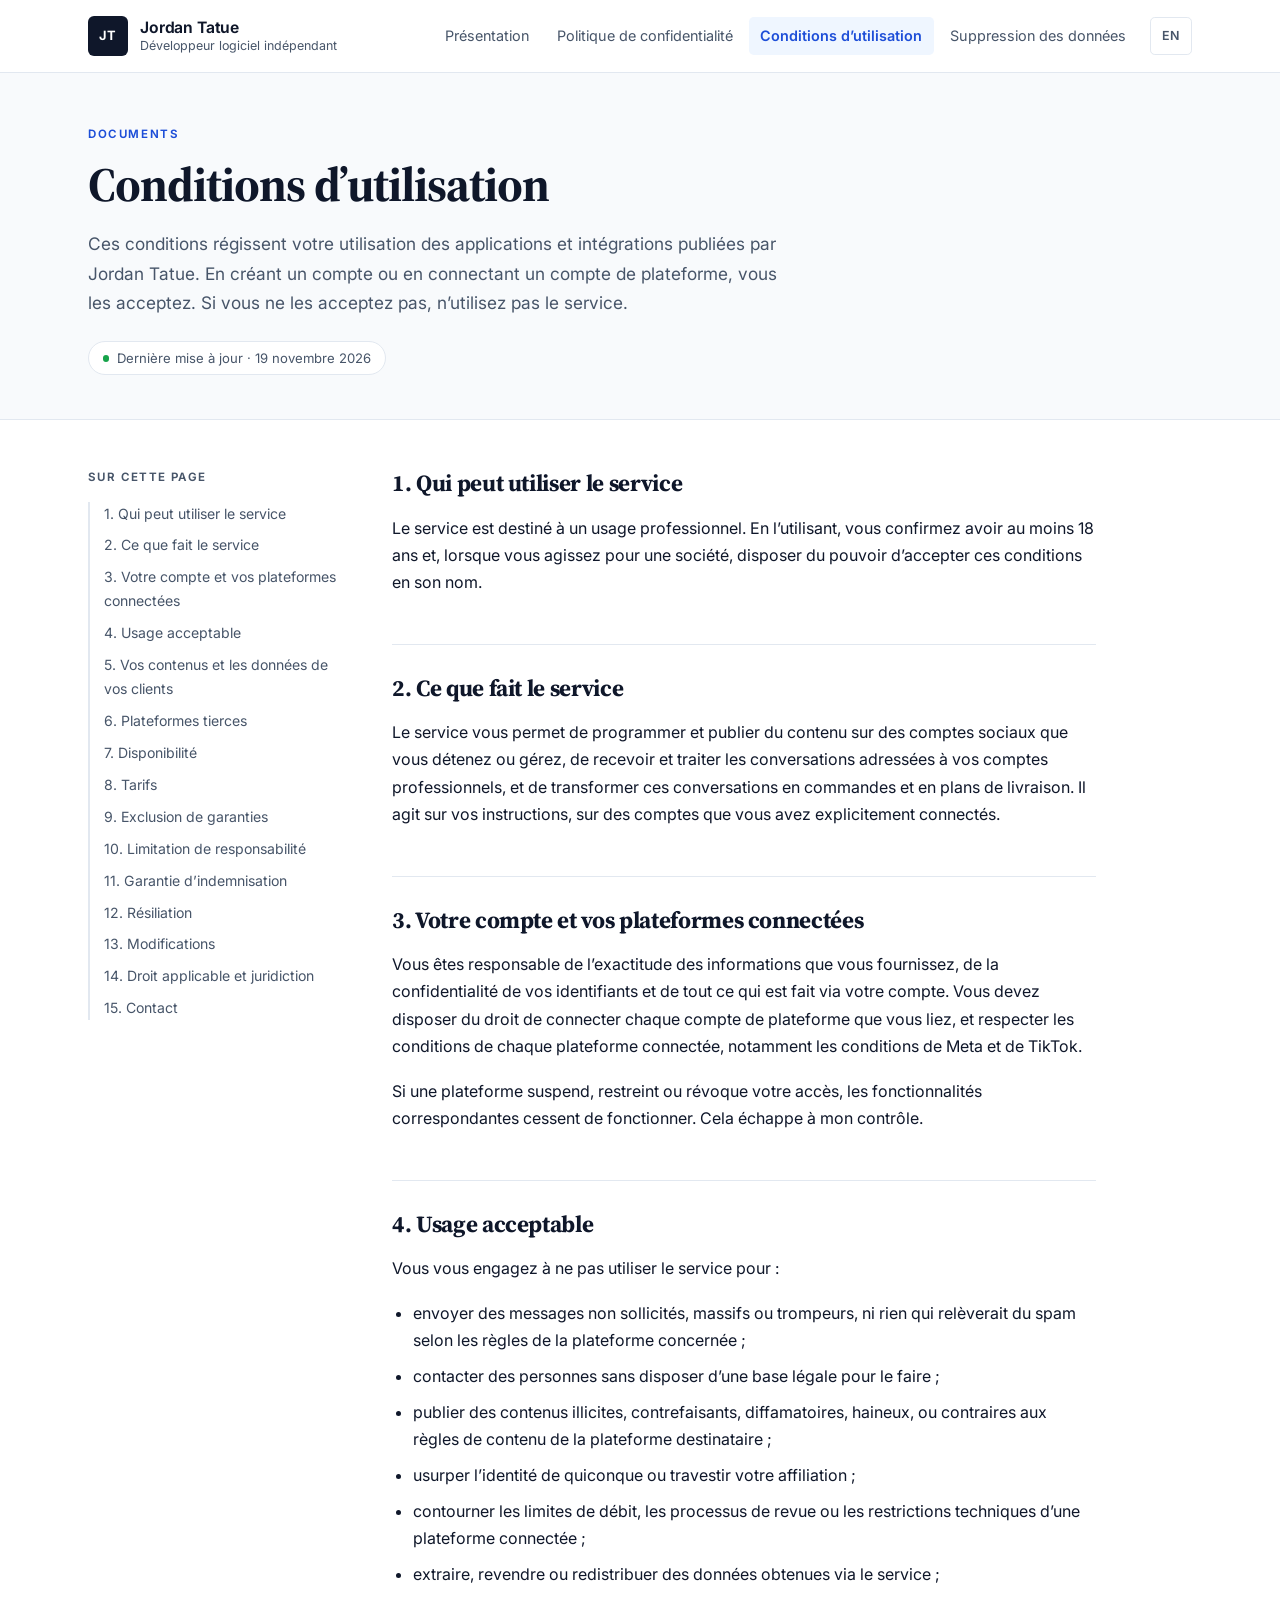
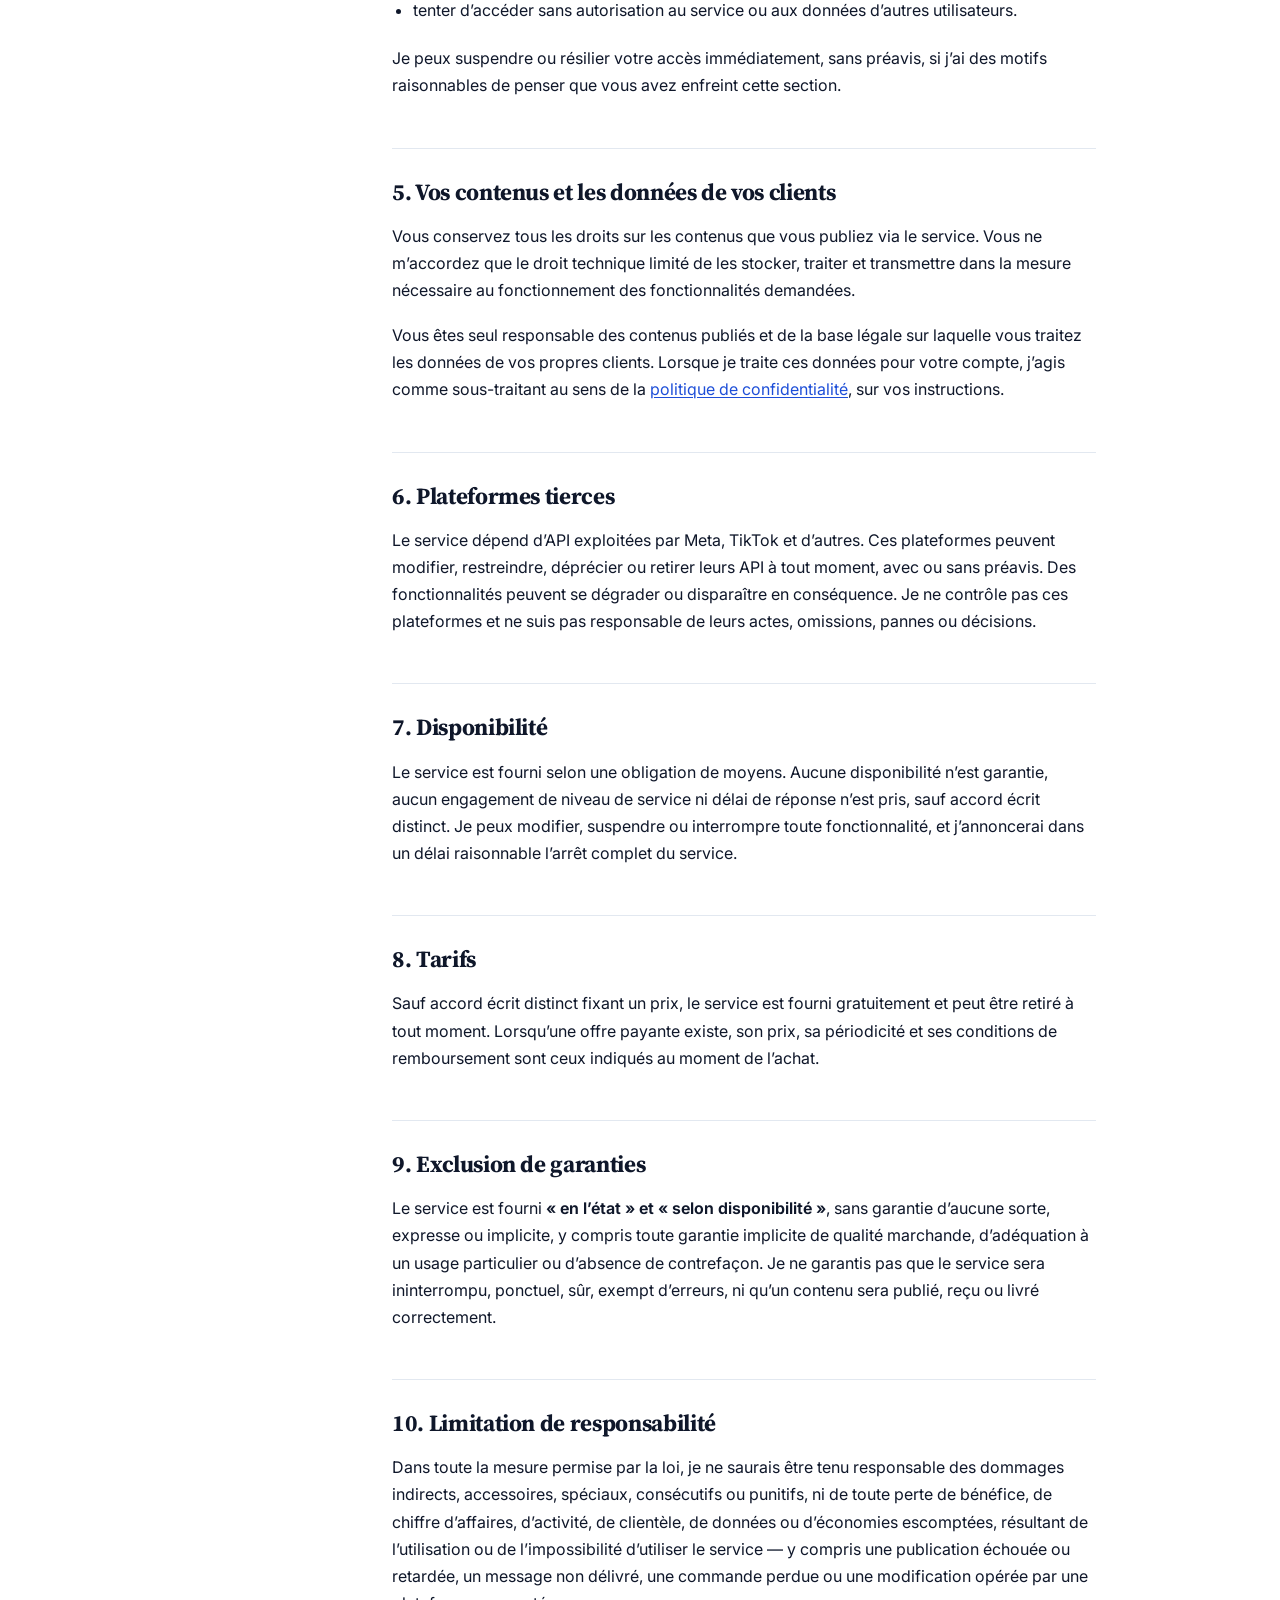
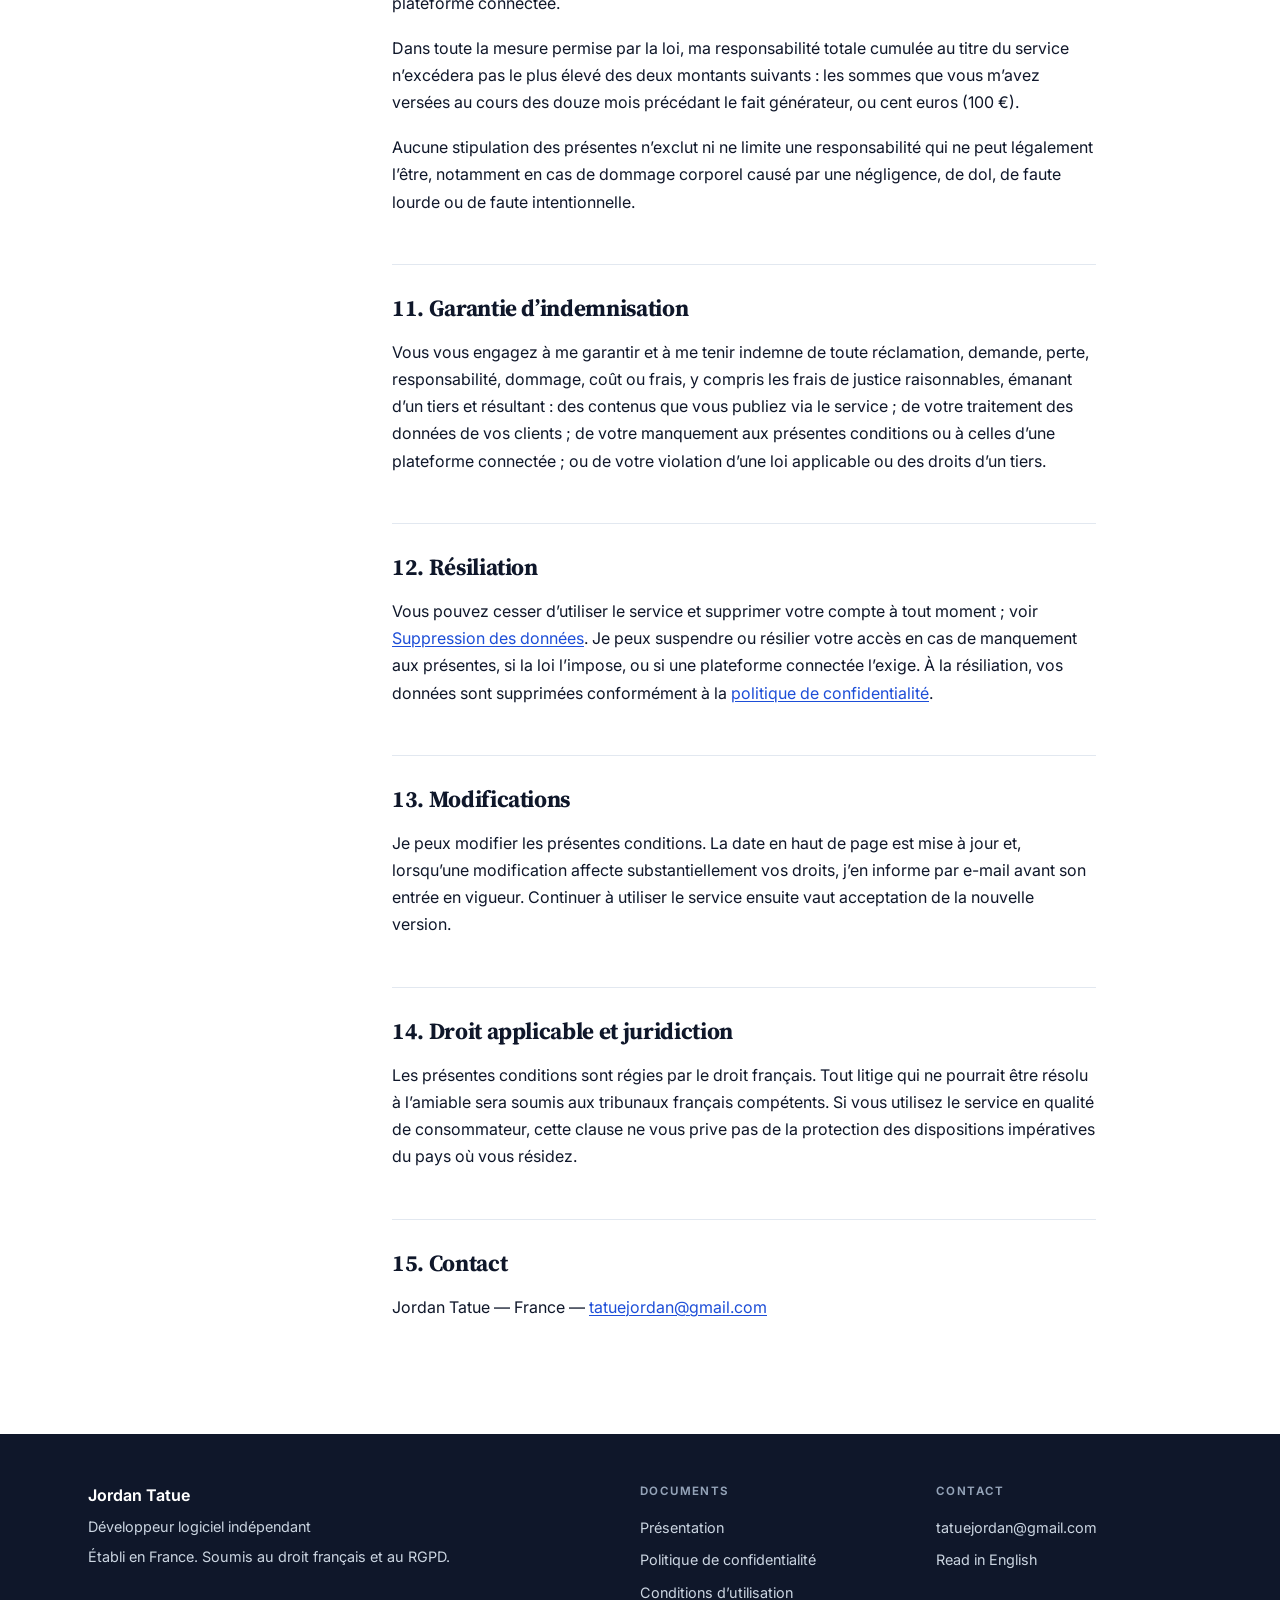
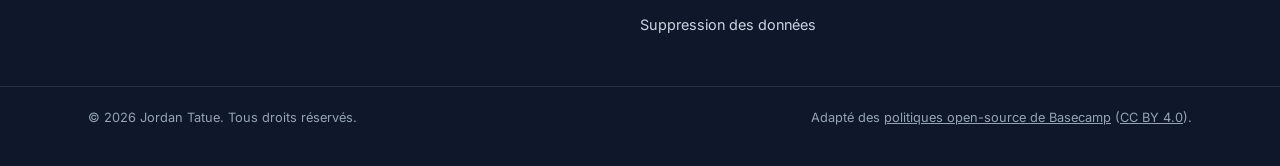
<file: fr/terms.html>
<!doctype html>
<html lang="fr">
<head>
<meta charset="utf-8">
<meta name="viewport" content="width=device-width, initial-scale=1">
<title>Conditions d’utilisation — Jordan Tatue</title>
<meta name="description" content="Ces conditions régissent votre utilisation des applications et intégrations
      publiées par Jordan Tatue. En créant un compte ou en connectant un compte
      de plateforme, vous les acceptez. Si vous ne les acceptez pas, n’utilisez
      pas le service.">
<meta name="robots" content="index, follow">
<meta property="og:title" content="Conditions d’utilisation — Jordan Tatue">
<meta property="og:type" content="website">
<link rel="alternate" hreflang="en" href="../terms.html">
<link rel="preconnect" href="https://fonts.googleapis.com">
<link rel="preconnect" href="https://fonts.gstatic.com" crossorigin>
<link href="https://fonts.googleapis.com/css2?family=Inter:wght@400;500;600;700&family=Source+Serif+4:opsz,wght@8..60,600;8..60,700&display=swap" rel="stylesheet">
<link rel="stylesheet" href="../assets/style.css">
</head>
<body>

<a class="skip" href="#content">Skip to content</a>

<header class="masthead">
  <div class="shell masthead-inner">
    <a class="wordmark" href="index.html">
      <span class="wordmark-mark" aria-hidden="true">JT</span>
      <span class="wordmark-text">
        <strong>Jordan Tatue</strong>
        <small>Développeur logiciel indépendant</small>
      </span>
    </a>
    <nav class="masthead-nav" aria-label="Documents">
      <a href="index.html">Présentation</a><a href="privacy.html">Politique de confidentialité</a><a href="terms.html" class="is-active">Conditions d’utilisation</a><a href="data-deletion.html">Suppression des données</a>
      <a class="lang-switch" href="../terms.html" hreflang="en" title="Read in English">EN</a>
    </nav>
  </div>
</header>

<section class="pagehead">
  <div class="shell">
    <p class="eyebrow">Documents</p>
    <h1>Conditions d’utilisation</h1>
    <p class="pagehead-sub">Ces conditions régissent votre utilisation des applications et intégrations
      publiées par Jordan Tatue. En créant un compte ou en connectant un compte
      de plateforme, vous les acceptez. Si vous ne les acceptez pas, n’utilisez
      pas le service.</p>
    <p class="pagehead-meta"><span class="dot" aria-hidden="true"></span>Dernière mise à jour · 19 novembre 2026</p>
  </div>
</section>

<div class="shell layout">
  <aside class="toc" aria-label="Sur cette page"><div class="toc-inner"><p class="toc-title">Sur cette page</p><ol><li><a href="#1-qui-peut-utiliser-le-service">1. Qui peut utiliser le service</a></li><li><a href="#2-ce-que-fait-le-service">2. Ce que fait le service</a></li><li><a href="#3-votre-compte-et-vos-plateformes-connectes">3. Votre compte et vos plateformes connectées</a></li><li><a href="#4-usage-acceptable">4. Usage acceptable</a></li><li><a href="#5-vos-contenus-et-les-donnes-de-vos-clients">5. Vos contenus et les données de vos clients</a></li><li><a href="#6-plateformes-tierces">6. Plateformes tierces</a></li><li><a href="#7-disponibilit">7. Disponibilité</a></li><li><a href="#8-tarifs">8. Tarifs</a></li><li><a href="#9-exclusion-de-garanties">9. Exclusion de garanties</a></li><li><a href="#10-limitation-de-responsabilit">10. Limitation de responsabilité</a></li><li><a href="#11-garantie-dindemnisation">11. Garantie d’indemnisation</a></li><li><a href="#12-rsiliation">12. Résiliation</a></li><li><a href="#13-modifications">13. Modifications</a></li><li><a href="#14-droit-applicable-et-juridiction">14. Droit applicable et juridiction</a></li><li><a href="#15-contact">15. Contact</a></li></ol></div></aside>
  <main class="doc" id="content">

    
    

    

    <h2 id="1-qui-peut-utiliser-le-service">1. Qui peut utiliser le service</h2>
    <p>
      Le service est destiné à un usage professionnel. En l’utilisant, vous
      confirmez avoir au moins 18 ans et, lorsque vous agissez pour une société,
      disposer du pouvoir d’accepter ces conditions en son nom.
    </p>

    <h2 id="2-ce-que-fait-le-service">2. Ce que fait le service</h2>
    <p>
      Le service vous permet de programmer et publier du contenu sur des comptes
      sociaux que vous détenez ou gérez, de recevoir et traiter les conversations
      adressées à vos comptes professionnels, et de transformer ces conversations
      en commandes et en plans de livraison. Il agit sur vos instructions, sur
      des comptes que vous avez explicitement connectés.
    </p>

    <h2 id="3-votre-compte-et-vos-plateformes-connectes">3. Votre compte et vos plateformes connectées</h2>
    <p>
      Vous êtes responsable de l’exactitude des informations que vous fournissez,
      de la confidentialité de vos identifiants et de tout ce qui est fait via
      votre compte. Vous devez disposer du droit de connecter chaque compte de
      plateforme que vous liez, et respecter les conditions de chaque plateforme
      connectée, notamment les conditions de Meta et de TikTok.
    </p>
    <p>
      Si une plateforme suspend, restreint ou révoque votre accès, les
      fonctionnalités correspondantes cessent de fonctionner. Cela échappe à mon
      contrôle.
    </p>

    <h2 id="4-usage-acceptable">4. Usage acceptable</h2>
    <p>Vous vous engagez à ne pas utiliser le service pour :</p>
    <ul>
      <li>envoyer des messages non sollicités, massifs ou trompeurs, ni rien qui
          relèverait du spam selon les règles de la plateforme concernée ;</li>
      <li>contacter des personnes sans disposer d’une base légale pour le faire ;</li>
      <li>publier des contenus illicites, contrefaisants, diffamatoires, haineux,
          ou contraires aux règles de contenu de la plateforme destinataire ;</li>
      <li>usurper l’identité de quiconque ou travestir votre affiliation ;</li>
      <li>contourner les limites de débit, les processus de revue ou les
          restrictions techniques d’une plateforme connectée ;</li>
      <li>extraire, revendre ou redistribuer des données obtenues via le service ;</li>
      <li>tenter d’accéder sans autorisation au service ou aux données d’autres
          utilisateurs.</li>
    </ul>
    <p>
      Je peux suspendre ou résilier votre accès immédiatement, sans préavis, si
      j’ai des motifs raisonnables de penser que vous avez enfreint cette
      section.
    </p>

    <h2 id="5-vos-contenus-et-les-donnes-de-vos-clients">5. Vos contenus et les données de vos clients</h2>
    <p>
      Vous conservez tous les droits sur les contenus que vous publiez via le
      service. Vous ne m’accordez que le droit technique limité de les stocker,
      traiter et transmettre dans la mesure nécessaire au fonctionnement des
      fonctionnalités demandées.
    </p>
    <p>
      Vous êtes seul responsable des contenus publiés et de la base légale sur
      laquelle vous traitez les données de vos propres clients. Lorsque je traite
      ces données pour votre compte, j’agis comme sous-traitant au sens de la
      <a href="privacy.html">politique de confidentialité</a>, sur vos
      instructions.
    </p>

    <h2 id="6-plateformes-tierces">6. Plateformes tierces</h2>
    <p>
      Le service dépend d’API exploitées par Meta, TikTok et d’autres. Ces
      plateformes peuvent modifier, restreindre, déprécier ou retirer leurs API à
      tout moment, avec ou sans préavis. Des fonctionnalités peuvent se dégrader
      ou disparaître en conséquence. Je ne contrôle pas ces plateformes et ne
      suis pas responsable de leurs actes, omissions, pannes ou décisions.
    </p>

    <h2 id="7-disponibilit">7. Disponibilité</h2>
    <p>
      Le service est fourni selon une obligation de moyens. Aucune disponibilité
      n’est garantie, aucun engagement de niveau de service ni délai de réponse
      n’est pris, sauf accord écrit distinct. Je peux modifier, suspendre ou
      interrompre toute fonctionnalité, et j’annoncerai dans un délai raisonnable
      l’arrêt complet du service.
    </p>

    <h2 id="8-tarifs">8. Tarifs</h2>
    <p>
      Sauf accord écrit distinct fixant un prix, le service est fourni
      gratuitement et peut être retiré à tout moment. Lorsqu’une offre payante
      existe, son prix, sa périodicité et ses conditions de remboursement sont
      ceux indiqués au moment de l’achat.
    </p>

    <h2 id="9-exclusion-de-garanties">9. Exclusion de garanties</h2>
    <p>
      Le service est fourni <strong>« en l’état » et « selon disponibilité »</strong>,
      sans garantie d’aucune sorte, expresse ou implicite, y compris toute
      garantie implicite de qualité marchande, d’adéquation à un usage
      particulier ou d’absence de contrefaçon. Je ne garantis pas que le service
      sera ininterrompu, ponctuel, sûr, exempt d’erreurs, ni qu’un contenu sera
      publié, reçu ou livré correctement.
    </p>

    <h2 id="10-limitation-de-responsabilit">10. Limitation de responsabilité</h2>
    <p>
      Dans toute la mesure permise par la loi, je ne saurais être tenu
      responsable des dommages indirects, accessoires, spéciaux, consécutifs ou
      punitifs, ni de toute perte de bénéfice, de chiffre d’affaires, d’activité,
      de clientèle, de données ou d’économies escomptées, résultant de
      l’utilisation ou de l’impossibilité d’utiliser le service — y compris une
      publication échouée ou retardée, un message non délivré, une commande
      perdue ou une modification opérée par une plateforme connectée.
    </p>
    <p>
      Dans toute la mesure permise par la loi, ma responsabilité totale cumulée
      au titre du service n’excédera pas le plus élevé des deux montants
      suivants : les sommes que vous m’avez versées au cours des douze mois
      précédant le fait générateur, ou cent euros (100 €).
    </p>
    <p>
      Aucune stipulation des présentes n’exclut ni ne limite une responsabilité
      qui ne peut légalement l’être, notamment en cas de dommage corporel causé
      par une négligence, de dol, de faute lourde ou de faute intentionnelle.
    </p>

    <h2 id="11-garantie-dindemnisation">11. Garantie d’indemnisation</h2>
    <p>
      Vous vous engagez à me garantir et à me tenir indemne de toute réclamation,
      demande, perte, responsabilité, dommage, coût ou frais, y compris les frais
      de justice raisonnables, émanant d’un tiers et résultant : des contenus que
      vous publiez via le service ; de votre traitement des données de vos
      clients ; de votre manquement aux présentes conditions ou à celles d’une
      plateforme connectée ; ou de votre violation d’une loi applicable ou des
      droits d’un tiers.
    </p>

    <h2 id="12-rsiliation">12. Résiliation</h2>
    <p>
      Vous pouvez cesser d’utiliser le service et supprimer votre compte à tout
      moment ; voir <a href="data-deletion.html">Suppression des données</a>. Je
      peux suspendre ou résilier votre accès en cas de manquement aux présentes,
      si la loi l’impose, ou si une plateforme connectée l’exige. À la
      résiliation, vos données sont supprimées conformément à la
      <a href="privacy.html">politique de confidentialité</a>.
    </p>

    <h2 id="13-modifications">13. Modifications</h2>
    <p>
      Je peux modifier les présentes conditions. La date en haut de page est mise
      à jour et, lorsqu’une modification affecte substantiellement vos droits,
      j’en informe par e-mail avant son entrée en vigueur. Continuer à utiliser
      le service ensuite vaut acceptation de la nouvelle version.
    </p>

    <h2 id="14-droit-applicable-et-juridiction">14. Droit applicable et juridiction</h2>
    <p>
      Les présentes conditions sont régies par le droit français. Tout litige qui
      ne pourrait être résolu à l’amiable sera soumis aux tribunaux français
      compétents. Si vous utilisez le service en qualité de consommateur, cette
      clause ne vous prive pas de la protection des dispositions impératives du
      pays où vous résidez.
    </p>

    <h2 id="15-contact">15. Contact</h2>
    <p>
      Jordan Tatue — France —
      <a href="mailto:tatuejordan@gmail.com">tatuejordan@gmail.com</a>
    </p>
    
  </main>
</div>

<footer class="footer">
  <div class="shell footer-inner">
    <div class="footer-brand">
      <p class="footer-name">Jordan Tatue</p>
      <p>Développeur logiciel indépendant</p>
      <p>Établi en France. Soumis au droit français et au RGPD.</p>
    </div>
    <div class="footer-col">
      <p class="footer-head">Documents</p>
      <ul><li><a href="index.html">Présentation</a></li><li><a href="privacy.html">Politique de confidentialité</a></li><li><a href="terms.html">Conditions d’utilisation</a></li><li><a href="data-deletion.html">Suppression des données</a></li></ul>
    </div>
    <div class="footer-col">
      <p class="footer-head">Contact</p>
      <ul>
        <li><a href="mailto:tatuejordan@gmail.com">tatuejordan@gmail.com</a></li>
        <li><a href="../terms.html">Read in English</a></li>
      </ul>
    </div>
  </div>
  <div class="footer-base">
    <div class="shell footer-base-inner">
      <p>© 2026 Jordan Tatue. Tous droits réservés.</p>
      <p>Adapté des <a href="https://github.com/basecamp/policies">politiques open-source de Basecamp</a> (<a href="https://creativecommons.org/licenses/by/4.0/">CC BY 4.0</a>).</p>
    </div>
  </div>
</footer>

</body>
</html>
</file>
<file: assets/style.css>
/* ==========================================================================
   Site legal — feuille de style
   Registre visuel : corporate sobre. Serif pour les titres, sans-serif pour
   le texte courant, bleu ardoise institutionnel, generosite des blancs.
   ========================================================================== */

:root {
  --navy-900: #0f172a;
  --navy-800: #1e293b;
  --navy-700: #334155;
  --slate-600: #475569;
  --slate-500: #64748b;
  --slate-300: #cbd5e1;
  --slate-200: #e2e8f0;
  --slate-100: #f1f5f9;
  --slate-50: #f8fafc;
  --accent: #1d4ed8;
  --accent-dark: #1e40af;
  --accent-soft: #eff6ff;
  --white: #ffffff;

  --bg: var(--white);
  --surface: var(--slate-50);
  --fg: var(--navy-900);
  --fg-muted: var(--slate-600);
  --rule: var(--slate-200);

  --shell: 72rem;
  --measure: 44rem;
  --serif: "Source Serif 4", Georgia, "Times New Roman", serif;
  --sans: "Inter", -apple-system, BlinkMacSystemFont, "Segoe UI", Roboto, sans-serif;
}

@media (prefers-color-scheme: dark) {
  :root {
    --bg: #0b1120;
    --surface: #111a2e;
    --fg: #e8edf5;
    --fg-muted: #9aa8bd;
    --rule: #22304a;
    --slate-50: #111a2e;
    --slate-100: #16213a;
    --slate-200: #22304a;
    --accent: #7ea2ff;
    --accent-dark: #a9c1ff;
    --accent-soft: #15213d;
    --white: #0b1120;
  }
}

* { box-sizing: border-box; }

html {
  -webkit-text-size-adjust: 100%;
  scroll-behavior: smooth;
  scroll-padding-top: 6rem;
}

@media (prefers-reduced-motion: reduce) {
  html { scroll-behavior: auto; }
}

body {
  margin: 0;
  background: var(--bg);
  color: var(--fg);
  font-family: var(--sans);
  font-size: 1rem;
  line-height: 1.7;
  -webkit-font-smoothing: antialiased;
  text-rendering: optimizeLegibility;
}

.shell {
  max-width: var(--shell);
  margin: 0 auto;
  padding: 0 1.5rem;
}

.skip {
  position: absolute;
  left: -9999px;
}

.skip:focus {
  left: 1rem;
  top: 1rem;
  z-index: 100;
  background: var(--accent);
  color: #fff;
  padding: 0.6rem 1rem;
  border-radius: 0.25rem;
}

/* --- bandeau superieur ------------------------------------------------- */

.masthead {
  background: var(--bg);
  border-bottom: 1px solid var(--rule);
  position: sticky;
  top: 0;
  z-index: 50;
}

.masthead-inner {
  display: flex;
  flex-wrap: wrap;
  align-items: center;
  justify-content: space-between;
  gap: 1rem;
  min-height: 4.5rem;
  padding-top: 0.75rem;
  padding-bottom: 0.75rem;
}

.wordmark {
  display: flex;
  align-items: center;
  gap: 0.75rem;
  text-decoration: none;
  color: inherit;
}

.wordmark-mark {
  display: grid;
  place-items: center;
  width: 2.5rem;
  height: 2.5rem;
  flex: none;
  border-radius: 0.375rem;
  background: var(--navy-900);
  color: #fff;
  font-weight: 700;
  font-size: 0.8rem;
  letter-spacing: 0.06em;
}

@media (prefers-color-scheme: dark) {
  .wordmark-mark { background: var(--accent); color: var(--navy-900); }
}

.wordmark-text { display: flex; flex-direction: column; line-height: 1.25; }
.wordmark-text strong { font-size: 0.98rem; font-weight: 650; letter-spacing: -0.01em; }
.wordmark-text small { font-size: 0.78rem; color: var(--fg-muted); }

.masthead-nav {
  display: flex;
  flex-wrap: wrap;
  align-items: center;
  gap: 0.35rem;
  font-size: 0.9rem;
}

.masthead-nav a {
  color: var(--fg-muted);
  text-decoration: none;
  padding: 0.45rem 0.7rem;
  border-radius: 0.3rem;
  white-space: nowrap;
}

.masthead-nav a:hover { color: var(--fg); background: var(--slate-100); }

.masthead-nav a.is-active {
  color: var(--accent);
  font-weight: 600;
  background: var(--accent-soft);
}

.lang-switch {
  margin-left: 0.4rem;
  border: 1px solid var(--rule);
  font-weight: 600;
  letter-spacing: 0.04em;
  font-size: 0.78rem !important;
}

/* --- bandeau de titre -------------------------------------------------- */

.pagehead {
  background: var(--surface);
  border-bottom: 1px solid var(--rule);
  padding: 3.25rem 0 2.75rem;
}

.eyebrow {
  margin: 0 0 0.75rem;
  font-size: 0.72rem;
  font-weight: 650;
  letter-spacing: 0.14em;
  text-transform: uppercase;
  color: var(--accent);
}

.pagehead h1 {
  font-family: var(--serif);
  font-size: clamp(2rem, 1.4rem + 2.4vw, 3rem);
  font-weight: 700;
  line-height: 1.15;
  letter-spacing: -0.02em;
  margin: 0;
  max-width: 22ch;
}

.pagehead-sub {
  margin: 1.1rem 0 0;
  max-width: var(--measure);
  font-size: 1.08rem;
  color: var(--fg-muted);
}

.pagehead-meta {
  margin: 1.5rem 0 0;
  display: inline-flex;
  align-items: center;
  gap: 0.5rem;
  font-size: 0.82rem;
  color: var(--fg-muted);
  border: 1px solid var(--rule);
  background: var(--bg);
  border-radius: 999px;
  padding: 0.3rem 0.85rem;
}

.dot {
  width: 0.4rem;
  height: 0.4rem;
  border-radius: 50%;
  background: #16a34a;
  flex: none;
}

/* --- mise en page : sommaire + document -------------------------------- */

.layout {
  display: grid;
  overflow-x: clip;
  gap: 3rem;
  align-items: start;
  padding-top: 3rem;
  padding-bottom: 4rem;
}

@media (min-width: 60rem) {
  .layout { grid-template-columns: 16rem minmax(0, 1fr); }
}

.toc { display: none; }

@media (min-width: 60rem) {
  .toc { display: block; }
  .toc-inner { position: sticky; top: 6rem; }
}

.toc-title {
  margin: 0 0 0.85rem;
  font-size: 0.72rem;
  font-weight: 650;
  letter-spacing: 0.12em;
  text-transform: uppercase;
  color: var(--fg-muted);
}

.toc ol {
  list-style: none;
  margin: 0;
  padding: 0 0 0 0.9rem;
  border-left: 2px solid var(--rule);
  font-size: 0.88rem;
}

.toc li { margin-bottom: 0.5rem; }

.toc a {
  color: var(--fg-muted);
  text-decoration: none;
  display: block;
}

.toc a:hover { color: var(--accent); }

/* --- corps du document ------------------------------------------------- */

.doc {
  max-width: var(--measure);
  min-width: 0; /* sinon les tableaux larges poussent la grille */
}

.doc h2 {
  font-family: var(--serif);
  font-size: 1.45rem;
  font-weight: 700;
  letter-spacing: -0.015em;
  line-height: 1.3;
  margin: 3rem 0 1rem;
  padding-top: 1.75rem;
  border-top: 1px solid var(--rule);
}

.doc > h2:first-child { margin-top: 0; padding-top: 0; border-top: none; }

.doc h3 {
  font-size: 1.02rem;
  font-weight: 650;
  margin: 2rem 0 0.5rem;
}

.doc p { margin: 0 0 1.1rem; }

.doc ul, .doc ol { margin: 0 0 1.3rem; padding-left: 1.3rem; }
.doc li { margin-bottom: 0.55rem; }

.doc a { color: var(--accent); text-decoration-thickness: 1px; text-underline-offset: 2px; }
.doc a:hover { color: var(--accent-dark); }

.doc strong { font-weight: 650; }

/* --- tableaux ----------------------------------------------------------- */

.doc table {
  width: 100%;
  border-collapse: collapse;
  margin: 1.5rem 0 2rem;
  font-size: 0.9rem;
  border: 1px solid var(--rule);
  border-radius: 0.4rem;
  overflow: hidden;
}

.doc thead { background: var(--slate-100); }

.doc th {
  text-align: left;
  font-weight: 650;
  font-size: 0.78rem;
  letter-spacing: 0.04em;
  text-transform: uppercase;
  color: var(--fg-muted);
  padding: 0.75rem 0.85rem;
  border-bottom: 1px solid var(--rule);
}

.doc td {
  vertical-align: top;
  padding: 0.75rem 0.85rem;
  border-bottom: 1px solid var(--rule);
}

.doc tbody tr:last-child td { border-bottom: none; }

/* les tableaux larges restent lisibles sur mobile */
@media (max-width: 46rem) {
  .doc table {
    display: block;
    max-width: 100%;
    overflow-x: auto;
    -webkit-overflow-scrolling: touch;
  }
  .doc td, .doc th { min-width: 8.5rem; }
}

/* --- encadres ----------------------------------------------------------- */

.note {
  background: var(--accent-soft);
  border: 1px solid var(--rule);
  border-left: 3px solid var(--accent);
  border-radius: 0 0.4rem 0.4rem 0;
  padding: 1.1rem 1.25rem;
  margin: 1.75rem 0;
  font-size: 0.94rem;
}

.note p:last-child { margin-bottom: 0; }

/* --- cartes de l'accueil ------------------------------------------------ */

.cards {
  display: grid;
  gap: 1rem;
  grid-template-columns: 1fr;
  margin: 2rem 0 2.5rem;
}

@media (min-width: 46rem) {
  .cards { grid-template-columns: repeat(3, 1fr); }
}

.card {
  display: flex;
  flex-direction: column;
  gap: 0.4rem;
  border: 1px solid var(--rule);
  border-radius: 0.5rem;
  padding: 1.35rem;
  text-decoration: none;
  color: inherit;
  background: var(--bg);
  transition: border-color 0.15s, box-shadow 0.15s;
}

.card:hover {
  border-color: var(--accent);
  box-shadow: 0 1px 3px rgb(15 23 42 / 0.08), 0 8px 24px rgb(15 23 42 / 0.06);
}

.card strong {
  font-family: var(--serif);
  font-size: 1.1rem;
  font-weight: 700;
  color: var(--fg);
  letter-spacing: -0.01em;
}

.card span { font-size: 0.88rem; color: var(--fg-muted); line-height: 1.6; }

/* --- pied de page ------------------------------------------------------- */

.footer {
  background: var(--navy-900);
  color: #cbd5e1;
  margin-top: 2rem;
}

@media (prefers-color-scheme: dark) {
  .footer { background: #060b16; border-top: 1px solid var(--rule); }
}

.footer-inner {
  display: grid;
  gap: 2.5rem;
  padding-top: 3rem;
  padding-bottom: 2.5rem;
  font-size: 0.9rem;
}

@media (min-width: 46rem) {
  .footer-inner { grid-template-columns: 2fr 1fr 1fr; }
}

.footer p { margin: 0 0 0.35rem; }
.footer-name { font-weight: 650; color: #fff; font-size: 1rem; }

.footer-head {
  font-size: 0.72rem;
  font-weight: 650;
  letter-spacing: 0.12em;
  text-transform: uppercase;
  color: #94a3b8;
  margin-bottom: 0.85rem !important;
}

.footer ul { list-style: none; margin: 0; padding: 0; }
.footer li { margin-bottom: 0.5rem; }
.footer a { color: #cbd5e1; text-decoration: none; }
.footer a:hover { color: #fff; text-decoration: underline; }

.footer-base { border-top: 1px solid rgb(255 255 255 / 0.1); }

.footer-base-inner {
  display: flex;
  flex-wrap: wrap;
  justify-content: space-between;
  gap: 0.5rem;
  padding-top: 1.25rem;
  padding-bottom: 2rem;
  font-size: 0.8rem;
  color: #94a3b8;
}

.footer-base a { color: #94a3b8; text-decoration: underline; }

/* --- impression --------------------------------------------------------- */

@media print {
  .masthead, .toc, .footer, .skip, .cards { display: none !important; }
  .pagehead { background: none; border: none; padding: 0 0 1rem; }
  .layout { display: block; padding: 0; }
  .doc { max-width: none; }
  body { font-size: 10.5pt; color: #000; }
  .doc a { color: #000; text-decoration: underline; }
}
</file>
